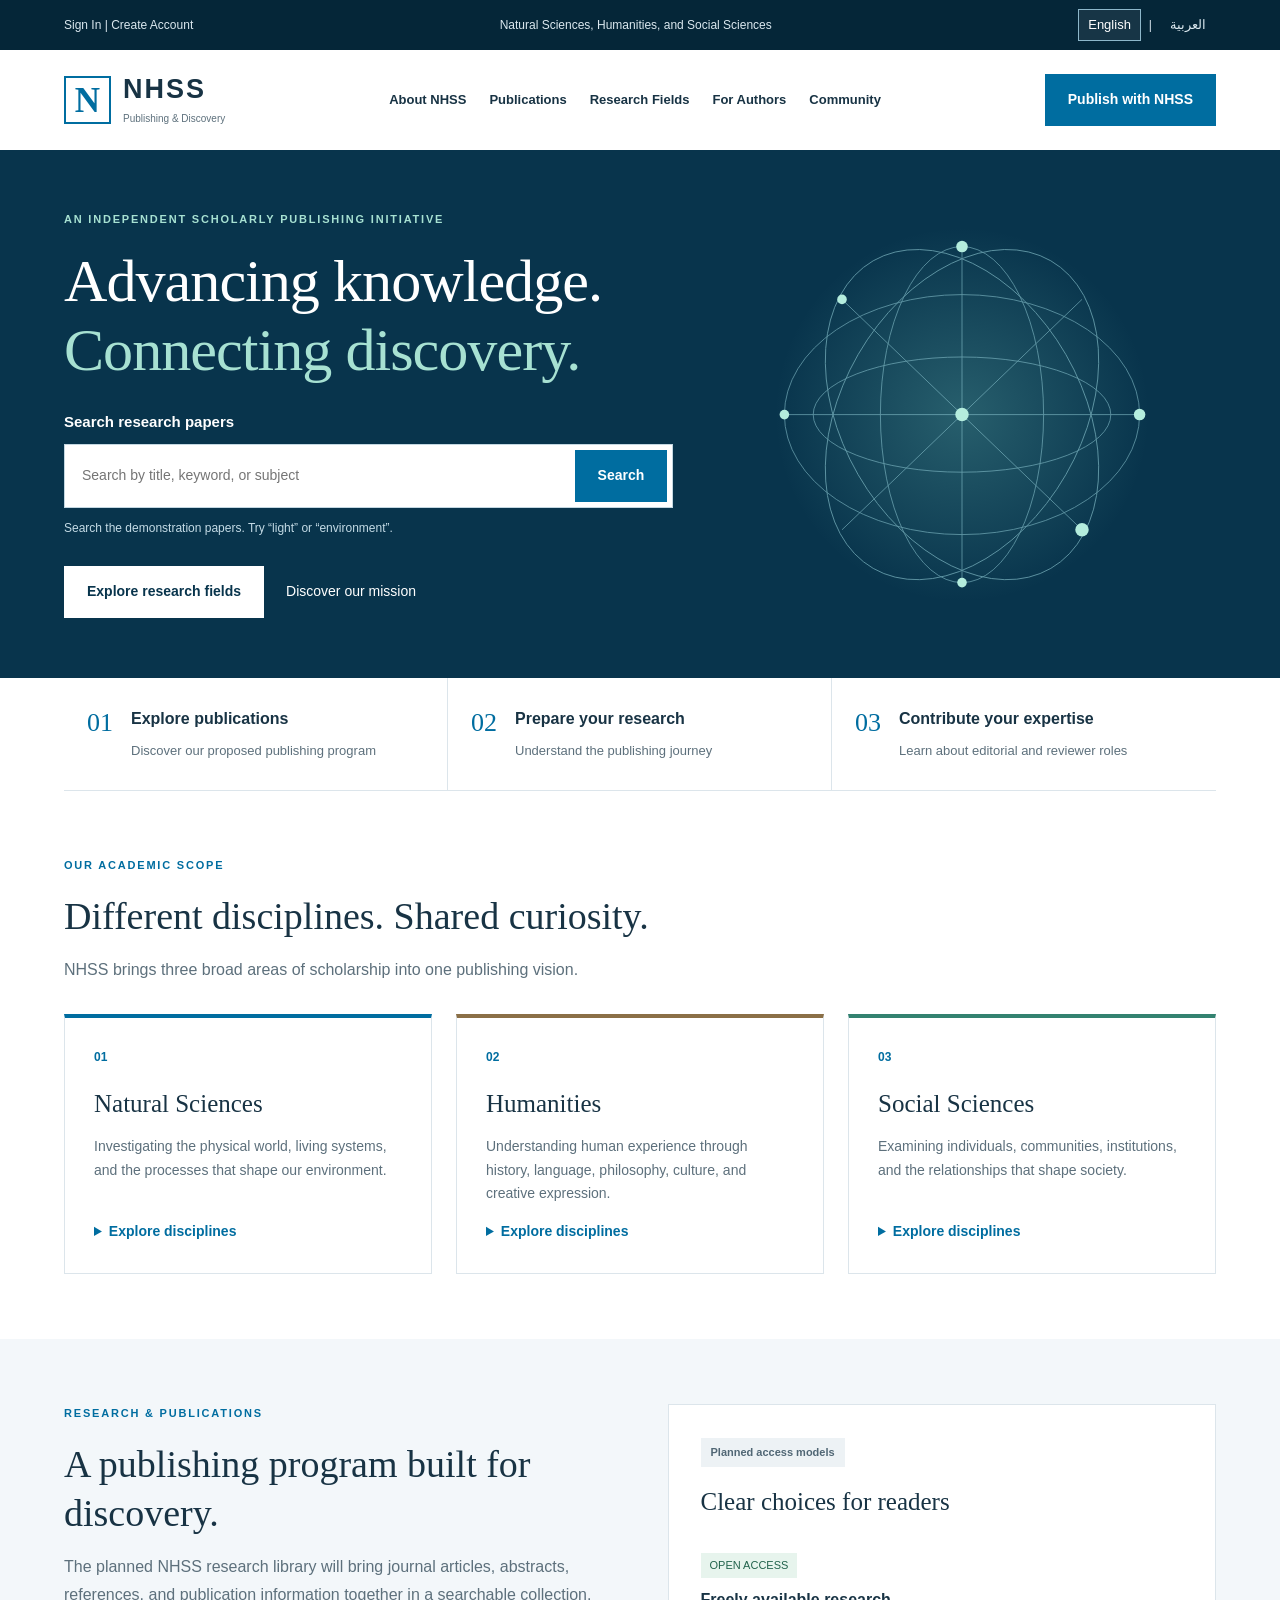
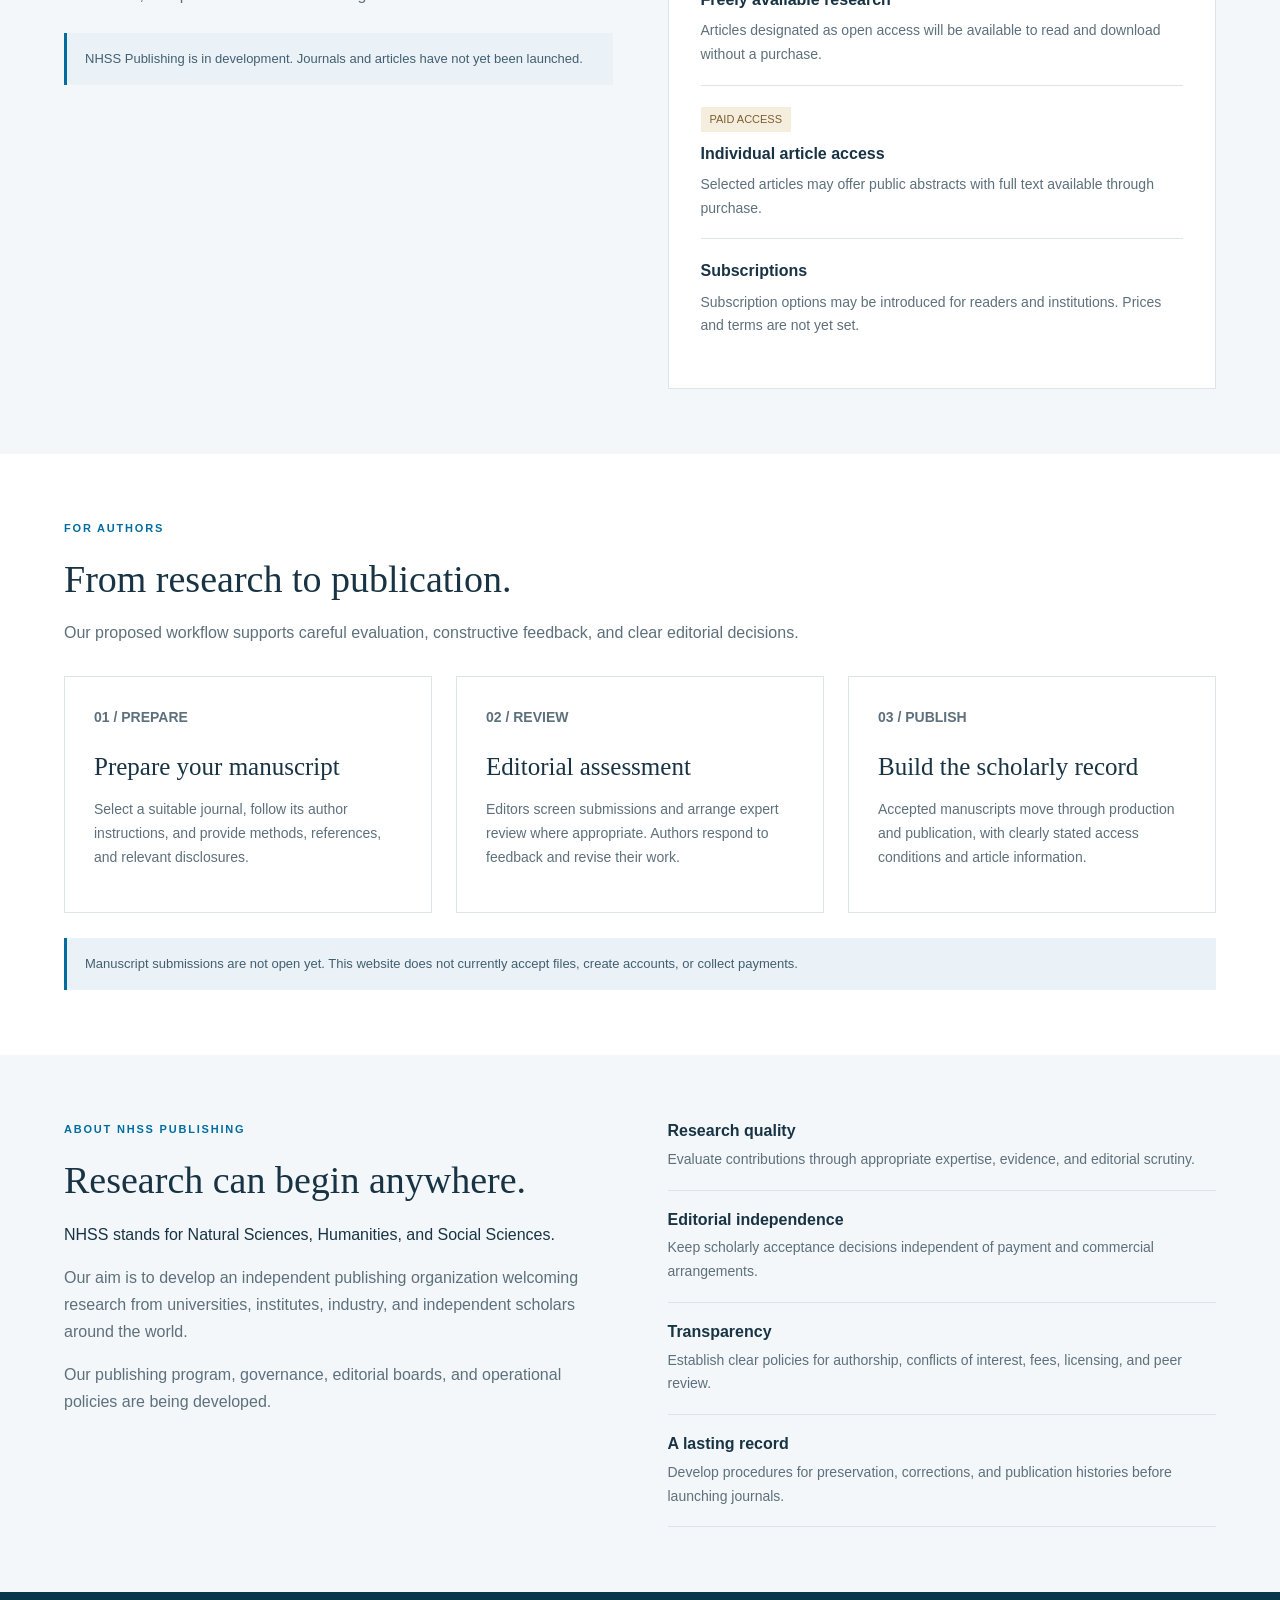
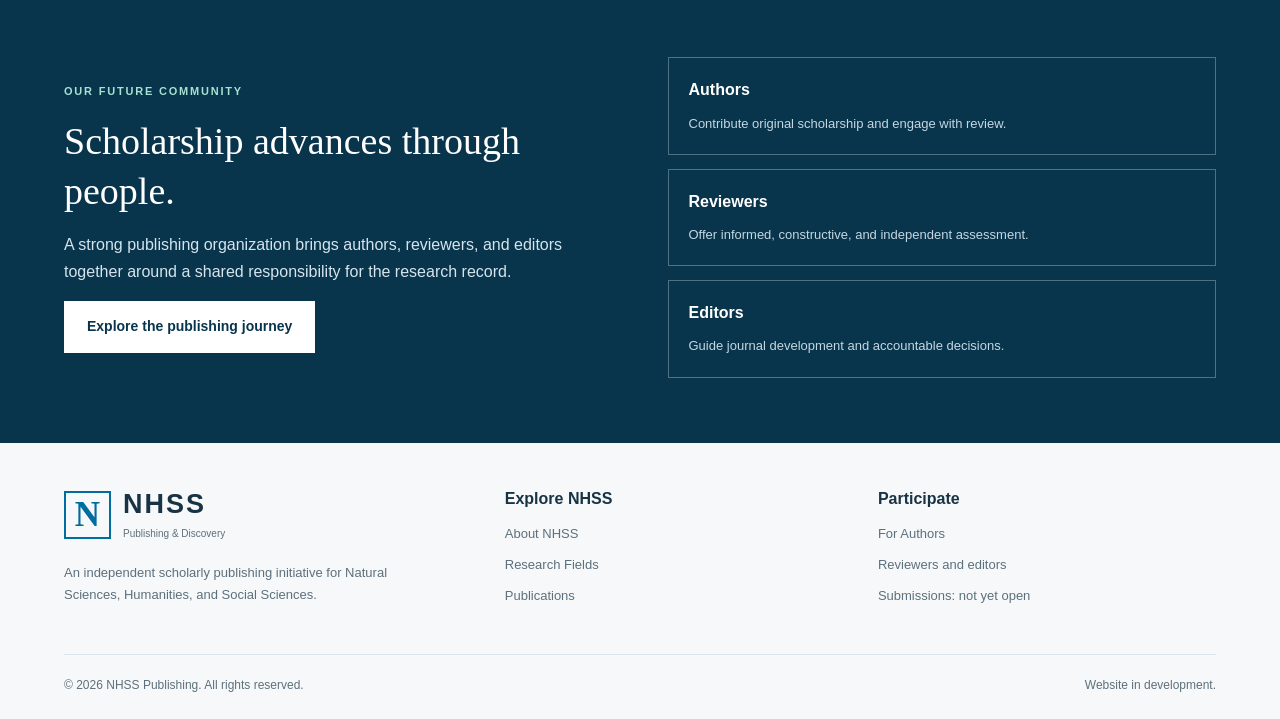
<file: index.html>
<!DOCTYPE html>
<html lang="en" dir="ltr">
<head>
  <meta charset="UTF-8">
  <meta name="viewport" content="width=device-width, initial-scale=1">

  <title>NHSS Publishing | Research & Discovery</title>

  <meta
    name="description"
    content="Independent scholarly publishing in Natural Sciences, Humanities, and Social Sciences."
  >

  <style>
    :root {
      --navy: #08344c;
      --dark: #052638;
      --blue: #006da0;
      --mint: #a7e1d2;
      --ink: #183344;
      --muted: #5d707c;
      --line: #dce5eb;
      --light: #f3f7fa;
    }

    * { box-sizing: border-box; }

    html {
      scroll-behavior: smooth;
      scroll-padding-top: 25px;
    }

    body {
      margin: 0;
      color: var(--ink);
      background: white;
      font-family: Arial, Tahoma, sans-serif;
      line-height: 1.7;
    }

    a { color: inherit; text-decoration: none; }
    button { font: inherit; cursor: pointer; }

    a:focus-visible,
    button:focus-visible,
    summary:focus-visible {
      outline: 3px solid #d79c28;
      outline-offset: 5px;
    }

    .container {
      width: min(1180px, 90%);
      margin-inline: auto;
    }

    .skip-link {
      position: absolute;
      top: -100px;
      inset-inline-start: 12px;
      z-index: 10;
      padding: 10px 16px;
      background: white;
    }

    .skip-link:focus { top: 12px; }

    .utility {
      background: var(--dark);
      color: #dbe8ef;
      font-size: 12px;
    }

    .utility-inner {
      display: flex;
      align-items: center;
      justify-content: space-between;
      gap: 15px;
      padding-block: 9px;
    }

    .languages {
      display: flex;
      align-items: center;
      gap: 8px;
      flex-shrink: 0;
    }

    .language-button {
      padding: 4px 9px;
      border: 1px solid transparent;
      background: transparent;
      color: #dbe8ef;
      font-size: 13px;
    }

    .language-button[aria-pressed="true"] {
      border-color: #8db7ca;
      color: white;
      background: #ffffff12;
    }

    .header-inner {
      display: flex;
      align-items: center;
      justify-content: space-between;
      gap: 24px;
      padding-block: 23px;
    }

    .brand {
      display: inline-flex;
      align-items: center;
      gap: 12px;
      flex-shrink: 0;
    }

    .brand-mark {
      display: grid;
      place-items: center;
      width: 47px;
      height: 48px;
      border: 2px solid var(--blue);
      color: var(--blue);
      font: bold 35px/1 Georgia, serif;
    }

    .brand-name {
      display: block;
      font-size: 27px;
      font-weight: 800;
      letter-spacing: 2px;
      line-height: 1.2;
    }

    .brand-subtitle {
      display: block;
      margin-top: 5px;
      font-size: 10px;
      color: var(--muted);
    }

    .main-nav {
      display: flex;
      align-items: center;
      gap: 23px;
      font-size: 13px;
      font-weight: bold;
    }

    .main-nav a:hover,
    .footer-links a:hover {
      color: var(--blue);
      text-decoration: underline;
      text-underline-offset: 5px;
    }

    .menu-toggle {
      display: none;
      padding: 7px 12px;
      border: 1px solid var(--line);
      background: white;
      color: var(--ink);
    }

    .button {
      display: inline-flex;
      align-items: center;
      justify-content: center;
      gap: 10px;
      padding: 13px 22px;
      border: 1px solid var(--blue);
      background: var(--blue);
      color: white;
      font-size: 14px;
      font-weight: bold;
    }

    .button:hover { background: #005781; }

    .button-light {
      background: white;
      color: var(--navy);
      border-color: white;
    }

    .button-light:hover { background: #eaf3f7; }

    .hero {
      overflow: hidden;
      background: var(--navy);
      color: white;
    }

    .hero-inner {
      display: grid;
      grid-template-columns: 1.2fr 1fr;
      align-items: center;
      gap: 35px;
      min-height: 480px;
      padding-block: 60px;
    }

    .eyebrow {
      margin: 0 0 17px;
      color: var(--blue);
      font-size: 11px;
      font-weight: bold;
      letter-spacing: 1.8px;
      text-transform: uppercase;
    }

    .hero .eyebrow,
    .community .eyebrow { color: var(--mint); }

    h1, h2, h3, p { margin-top: 0; }

    h1 {
      margin-bottom: 24px;
      font: normal clamp(40px, 4.7vw, 61px)/1.15 Georgia, serif;
      letter-spacing: -1px;
    }

    .hero-accent { color: var(--mint); }

    .hero-description {
      max-width: 540px;
      margin-bottom: 28px;
      color: #d6e5ed;
      font-size: 17px;
    }

    .hero-actions {
      display: flex;
      align-items: center;
      flex-wrap: wrap;
      gap: 22px;
    }

    .hero-link { font-size: 14px; }
    .hero-link:hover { text-decoration: underline; }

    .science-art {
      width: 100%;
      max-width: 480px;
      justify-self: center;
    }

    .pathways {
      display: grid;
      grid-template-columns: repeat(3, 1fr);
      border-bottom: 1px solid var(--line);
    }

    .pathway {
      display: flex;
      gap: 18px;
      padding: 27px 23px;
      border-inline-end: 1px solid var(--line);
    }

    .pathway:last-child { border-inline-end: 0; }
    .pathway:hover { background: var(--light); }

    .pathway-number {
      color: var(--blue);
      font: 26px/1.4 Georgia, serif;
    }

    .pathway strong {
      display: block;
      margin-bottom: 4px;
      font-size: 16px;
    }

    .pathway small {
      color: var(--muted);
      font-size: 13px;
    }

    .section { padding-block: 65px; }
    .section-light { background: var(--light); }

    h2 {
      margin-bottom: 15px;
      font: normal clamp(29px, 3vw, 38px)/1.3 Georgia, serif;
    }

    h3 {
      margin-bottom: 14px;
      font: normal 25px/1.35 Georgia, serif;
    }

    .section-intro {
      max-width: 740px;
      color: var(--muted);
    }

    .section-heading { margin-bottom: 30px; }

    .three-column {
      display: grid;
      grid-template-columns: repeat(3, 1fr);
      gap: 24px;
    }

    .field-card,
    .feature-card {
      display: flex;
      flex-direction: column;
      padding: 29px;
      border: 1px solid var(--line);
      background: white;
    }

    .field-card { border-top: 4px solid var(--blue); }
    .field-card:nth-child(2) { border-top-color: #8b6f47; }
    .field-card:nth-child(3) { border-top-color: #338270; }

    .field-index,
    .feature-step {
      margin-bottom: 20px;
      color: var(--blue);
      font-size: 12px;
      font-weight: bold;
    }

    .field-card p,
    .feature-card p {
      color: var(--muted);
      font-size: 14px;
    }

    details { margin-top: auto; }

    summary {
      color: var(--blue);
      font-size: 14px;
      font-weight: bold;
      cursor: pointer;
    }

    details ul {
      padding-inline-start: 22px;
      color: var(--muted);
      font-size: 14px;
    }

    .publication-layout,
    .mission-layout,
    .community-inner {
      display: grid;
      grid-template-columns: 1fr 1fr;
      gap: 55px;
    }

    .publication-panel {
      padding: 32px;
      border: 1px solid var(--line);
      background: white;
    }

    .status-label {
      display: inline-block;
      margin-bottom: 18px;
      padding: 5px 10px;
      background: #edf2f5;
      color: #516775;
      font-size: 11px;
      font-weight: bold;
    }

    .access-row {
      padding-block: 18px;
      border-bottom: 1px solid var(--line);
    }

    .access-row:last-child { border-bottom: 0; }
    .access-row strong { display: block; margin-bottom: 6px; }

    .access-row p {
      margin-bottom: 0;
      color: var(--muted);
      font-size: 14px;
    }

    .access-tag {
      display: inline-block;
      margin-bottom: 8px;
      padding: 3px 9px;
      background: #e7f4ed;
      color: #22634c;
      font-size: 11px;
    }

    .access-tag-paid {
      background: #f5eddd;
      color: #7c602d;
    }

    .notice {
      margin-top: 25px;
      padding: 15px 18px;
      border-inline-start: 3px solid var(--blue);
      background: #eaf2f7;
      color: #435e70;
      font-size: 13px;
    }

    .principle {
      padding: 18px 0;
      border-bottom: 1px solid var(--line);
    }

    .principle:first-child { padding-top: 0; }

    .principle h3,
    .footer-title {
      font-family: Arial, Tahoma, sans-serif;
      font-size: 16px;
      font-weight: bold;
      margin-bottom: 6px;
    }

    .principle p {
      margin-bottom: 0;
      color: var(--muted);
      font-size: 14px;
    }

    .community {
      background: var(--navy);
      color: white;
    }

    .community p { color: #d6e5ed; }
    .community-inner { align-items: center; }
    .community-options { display: grid; gap: 14px; }

    .community-option {
      padding: 18px 20px;
      border: 1px solid #507184;
    }

    .community-option strong { display: block; margin-bottom: 5px; }

    .community-option span {
      color: #c4d8e3;
      font-size: 13px;
    }

    footer {
      padding-block: 45px 24px;
      background: #f6f8fa;
    }

    .footer-top {
      display: grid;
      grid-template-columns: 1.2fr 1fr 1fr;
      gap: 35px;
    }

    .footer-description {
      max-width: 380px;
      margin-top: 20px;
      color: var(--muted);
      font-size: 13px;
    }

    .footer-title { margin-bottom: 14px; }

    .footer-links {
      display: grid;
      gap: 9px;
      color: var(--muted);
      font-size: 13px;
    }

    .footer-bottom {
      display: flex;
      justify-content: space-between;
      flex-wrap: wrap;
      gap: 10px;
      margin-top: 35px;
      padding-top: 20px;
      border-top: 1px solid var(--line);
      color: var(--muted);
      font-size: 12px;
    }

    html[lang="ar"] body { line-height: 1.95; }

    html[lang="ar"] h1,
    html[lang="ar"] h2,
    html[lang="ar"] h3 {
      font-family: Tahoma, Arial, sans-serif;
      letter-spacing: normal;
      line-height: 1.5;
    }

    html[lang="ar"] h1 {
      font-size: clamp(34px, 4vw, 51px);
    }

    html[lang="ar"] .eyebrow { letter-spacing: normal; }

    @media (max-width: 1000px) {
      .header-inner { flex-wrap: wrap; }

      .main-nav {
        justify-content: center;
        order: 3;
        width: 100%;
        flex-wrap: wrap;
      }

      .field-card { padding: 23px; }
      .publication-layout { gap: 30px; }
    }

    @media (max-width: 700px) {
      .container { width: 88%; }
      .utility-scope { display: none; }
      .utility-inner { justify-content: center; }
      .header-inner { gap: 18px; padding-block: 19px; }
      .brand-name { font-size: 23px; }
      .brand-mark { width: 42px; height: 44px; font-size: 31px; }
      .menu-toggle { display: block; }
      .header-action { display: none; }

      .main-nav {
        display: none;
        flex-direction: column;
        align-items: flex-start;
        gap: 16px;
        padding-top: 15px;
      }

      .main-nav.open { display: flex; }

      .hero-inner {
        grid-template-columns: 1fr;
        padding-block: 42px 20px;
      }

      .hero-description { font-size: 16px; }
      .science-art { max-width: 290px; max-height: 220px; }

      .pathways,
      .three-column,
      .publication-layout,
      .mission-layout,
      .community-inner,
      .footer-top {
        grid-template-columns: 1fr;
      }

      .pathway {
        padding: 20px 0;
        border-inline-end: 0;
        border-bottom: 1px solid var(--line);
      }

      .pathway:last-child { border-bottom: 0; }
      .section { padding-block: 44px; }
      .mission-layout, .community-inner { gap: 30px; }
    }

    @media (prefers-reduced-motion: reduce) {
      html { scroll-behavior: auto; }
    }
  </style>
  <link rel="stylesheet" href="styles.css">
</head>

<body>
  <a class="skip-link" href="#main-content" data-i18n="skip">
    Skip to content
  </a>

  <div class="utility">
    <div class="container utility-inner">
      <div class="account-links">
        <a href="login.html" data-i18n="signIn">Sign In</a>
        <span aria-hidden="true">|</span>
        <a href="login.html?mode=signup" data-i18n="createAccount">Create Account</a>
      </div>
      <span class="utility-scope" data-i18n="scope">
        Natural Sciences, Humanities, and Social Sciences
      </span>

      <div class="languages" role="group" aria-label="Language / اللغة">
        <button
          type="button"
          class="language-button"
          data-language="en"
          aria-pressed="true"
          lang="en"
        >English</button>

        <span aria-hidden="true">|</span>

        <button
          type="button"
          class="language-button"
          data-language="ar"
          aria-pressed="false"
          lang="ar"
        >العربية</button>
      </div>
    </div>
  </div>

  <header>
    <div class="container header-inner">
      <a class="brand" href="#home">
        <span class="brand-mark" aria-hidden="true">N</span>
        <span>
          <bdi class="brand-name">NHSS</bdi>
          <span class="brand-subtitle" data-i18n="brandSubtitle">
            Publishing & Discovery
          </span>
        </span>
      </a>

      <button
          class="menu-toggle"
          type="button"
          aria-controls="main-navigation"
          aria-expanded="false"
          data-i18n="menu"
      >Menu</button>

      <nav class="main-nav" id="main-navigation" aria-label="Main navigation">
        <a href="#about" data-i18n="navAbout">About NHSS</a>
        <a href="publications.html" data-i18n="navPublications">Publications</a>
        <a href="#research-fields" data-i18n="navFields">Research Fields</a>
        <a href="#authors" data-i18n="navAuthors">For Authors</a>
        <a href="#community" data-i18n="navCommunity">Community</a>
      </nav>

        <a class="button header-action" href="submit.html" data-i18n="publishButton">
        Publish with NHSS
      </a>
    </div>
  </header>

  <main id="main-content">
    <section class="hero" id="home" aria-labelledby="hero-title">
      <div class="container hero-inner">
        <div>
          <p class="eyebrow" data-i18n="heroEyebrow">
            An independent scholarly publishing initiative
          </p>

          <h1 id="hero-title">
            <span data-i18n="heroTitle">Advancing knowledge.</span><br>
            <span class="hero-accent" data-i18n="heroAccent">
              Connecting discovery.
            </span>
          </h1>

         <form class="paper-search" id="paper-search" role="search">
  <label for="paper-query" id="paper-search-label">
    Search research papers
  </label>

  <div class="paper-search-row">
    <input
      type="search"
      id="paper-query"
      name="q"
      placeholder="Search by title, keyword, or subject"
      required
    >

    <button type="submit" id="paper-search-button">
      Search
    </button>
  </div>

  <p class="paper-search-hint" id="paper-search-hint">
    Search the demonstration papers. Try “light” or “environment”.
  </p>
</form>

<section
  class="paper-search-results"
  id="paper-search-results"
  aria-labelledby="paper-results-heading"
  hidden
>
  <h2 id="paper-results-heading">Search results</h2>
  <p id="paper-results-status" role="status"></p>
  <div id="paper-results-list"></div>
</section>

          <div class="hero-actions">
            <a class="button button-light" href="#research-fields"
               data-i18n="exploreButton">Explore research fields</a>

            <a class="hero-link" href="#about" data-i18n="missionButton">
              Discover our mission
            </a>
          </div>
        </div>

        <svg class="science-art" viewBox="0 0 500 420"
             aria-hidden="true" focusable="false">
          <defs>
            <radialGradient id="glow">
              <stop offset="0%" stop-color="#85dfcf" stop-opacity=".25"/>
              <stop offset="100%" stop-color="#85dfcf" stop-opacity="0"/>
            </radialGradient>
          </defs>

          <circle cx="250" cy="210" r="195" fill="url(#glow)"/>

          <g fill="none" stroke="#8cc6d1" stroke-width=".9" opacity=".65">
            <ellipse cx="250" cy="210" rx="185" ry="125"/>
            <ellipse cx="250" cy="210" rx="185" ry="125"
                     transform="rotate(60 250 210)"/>
            <ellipse cx="250" cy="210" rx="185" ry="125"
                     transform="rotate(120 250 210)"/>
            <ellipse cx="250" cy="210" rx="85" ry="175"/>
            <ellipse cx="250" cy="210" rx="155" ry="60"/>
            <path d="M65 210H435 M250 35V385"/>
            <path d="M125 90L375 330 M125 330L375 90"/>
          </g>

          <g fill="#b4eddd">
            <circle cx="250" cy="35" r="6"/>
            <circle cx="65" cy="210" r="5"/>
            <circle cx="435" cy="210" r="6"/>
            <circle cx="250" cy="385" r="5"/>
            <circle cx="125" cy="90" r="5"/>
            <circle cx="375" cy="330" r="7"/>
            <circle cx="250" cy="210" r="7"/>
          </g>
        </svg>
      </div>
    </section>

    <div class="container pathways">
      <a class="pathway" href="#publications">
        <span class="pathway-number">01</span>
        <span>
          <strong data-i18n="path1Title">Explore publications</strong>
          <small data-i18n="path1Text">Discover our proposed publishing program</small>
        </span>
      </a>

      <a class="pathway" href="#authors">
        <span class="pathway-number">02</span>
        <span>
          <strong data-i18n="path2Title">Prepare your research</strong>
          <small data-i18n="path2Text">Understand the publishing journey</small>
        </span>
      </a>

      <a class="pathway" href="#community">
        <span class="pathway-number">03</span>
        <span>
          <strong data-i18n="path3Title">Contribute your expertise</strong>
          <small data-i18n="path3Text">Learn about editorial and reviewer roles</small>
        </span>
      </a>
    </div>

    <section class="section" id="research-fields">
      <div class="container">
        <div class="section-heading">
          <p class="eyebrow" data-i18n="fieldsEyebrow">Our academic scope</p>
          <h2 data-i18n="fieldsTitle">Different disciplines. Shared curiosity.</h2>
          <p class="section-intro" data-i18n="fieldsIntro">
            NHSS brings three broad areas of scholarship into one publishing vision.
          </p>
        </div>

        <div class="three-column">
          <article class="field-card">
            <span class="field-index">01</span>
            <h3 data-i18n="naturalTitle">Natural Sciences</h3>
            <p data-i18n="naturalText">
              Investigating the physical world, living systems, and the
              processes that shape our environment.
            </p>
            <details>
              <summary data-i18n="disciplines">Explore disciplines</summary>
              <ul>
                <li data-i18n="natural1">Physics and astronomy</li>
                <li data-i18n="natural2">Chemistry</li>
                <li data-i18n="natural3">Biology and life sciences</li>
                <li data-i18n="natural4">Earth and environmental sciences</li>
              </ul>
            </details>
          </article>

          <article class="field-card">
            <span class="field-index">02</span>
            <h3 data-i18n="humanitiesTitle">Humanities</h3>
            <p data-i18n="humanitiesText">
              Understanding human experience through history, language,
              philosophy, culture, and creative expression.
            </p>
            <details>
              <summary data-i18n="disciplines">Explore disciplines</summary>
              <ul>
                <li data-i18n="humanities1">History and archaeology</li>
                <li data-i18n="humanities2">Languages and literature</li>
                <li data-i18n="humanities3">Philosophy</li>
                <li data-i18n="humanities4">Arts and cultural studies</li>
              </ul>
            </details>
          </article>

          <article class="field-card">
            <span class="field-index">03</span>
            <h3 data-i18n="socialTitle">Social Sciences</h3>
            <p data-i18n="socialText">
              Examining individuals, communities, institutions, and
              the relationships that shape society.
            </p>
            <details>
              <summary data-i18n="disciplines">Explore disciplines</summary>
              <ul>
                <li data-i18n="social1">Psychology and sociology</li>
                <li data-i18n="social2">Economics</li>
                <li data-i18n="social3">Political science</li>
                <li data-i18n="social4">Anthropology and education</li>
              </ul>
            </details>
          </article>
        </div>
      </div>
    </section>

    <section class="section section-light" id="publications">
      <div class="container publication-layout">
        <div>
          <p class="eyebrow" data-i18n="publicationsEyebrow">Research & publications</p>
          <h2 data-i18n="publicationsTitle">
            A publishing program built for discovery.
          </h2>
          <p class="section-intro" data-i18n="publicationsIntro">
            The planned NHSS research library will bring journal articles,
            abstracts, references, and publication information together
            in a searchable collection.
          </p>
          <div class="notice" data-i18n="launchNotice">
            NHSS Publishing is in development. Journals and articles
            have not yet been launched.
          </div>
        </div>

        <div class="publication-panel">
          <span class="status-label" data-i18n="accessLabel">Planned access models</span>
          <h3 data-i18n="accessTitle">Clear choices for readers</h3>

          <div class="access-row">
            <span class="access-tag" data-i18n="openTag">OPEN ACCESS</span>
            <strong data-i18n="openTitle">Freely available research</strong>
            <p data-i18n="openText">
              Articles designated as open access will be available
              to read and download without a purchase.
            </p>
          </div>

          <div class="access-row">
            <span class="access-tag access-tag-paid" data-i18n="paidTag">PAID ACCESS</span>
            <strong data-i18n="paidTitle">Individual article access</strong>
            <p data-i18n="paidText">
              Selected articles may offer public abstracts with full text
              available through purchase.
            </p>
          </div>

          <div class="access-row">
            <strong data-i18n="subscriptionTitle">Subscriptions</strong>
            <p data-i18n="subscriptionText">
              Subscription options may be introduced for readers and
              institutions. Prices and terms are not yet set.
            </p>
          </div>
        </div>
      </div>
    </section>

    <section class="section" id="authors">
      <div class="container">
        <div class="section-heading">
          <p class="eyebrow" data-i18n="authorsEyebrow">For authors</p>
          <h2 data-i18n="authorsTitle">From research to publication.</h2>
          <p class="section-intro" data-i18n="authorsIntro">
            Our proposed workflow supports careful evaluation, constructive
            feedback, and clear editorial decisions.
          </p>
        </div>

        <div class="three-column">
          <article class="feature-card">
            <p class="feature-step" data-i18n="step1">01 / PREPARE</p>
            <h3 data-i18n="prepareTitle">Prepare your manuscript</h3>
            <p data-i18n="prepareText">
              Select a suitable journal, follow its author instructions,
              and provide methods, references, and relevant disclosures.
            </p>
          </article>

          <article class="feature-card">
            <p class="feature-step" data-i18n="step2">02 / REVIEW</p>
            <h3 data-i18n="reviewTitle">Editorial assessment</h3>
            <p data-i18n="reviewText">
              Editors screen submissions and arrange expert review where
              appropriate. Authors respond to feedback and revise their work.
            </p>
          </article>

          <article class="feature-card">
            <p class="feature-step" data-i18n="step3">03 / PUBLISH</p>
            <h3 data-i18n="recordTitle">Build the scholarly record</h3>
            <p data-i18n="recordText">
              Accepted manuscripts move through production and publication,
              with clearly stated access conditions and article information.
            </p>
          </article>
        </div>

        <div class="notice" data-i18n="submissionNotice">
          Manuscript submissions are not open yet. This website does not
          currently accept files, create accounts, or collect payments.
        </div>
      </div>
    </section>

    <section class="section section-light" id="about">
      <div class="container mission-layout">
        <div>
          <p class="eyebrow" data-i18n="aboutEyebrow">About NHSS Publishing</p>
          <h2 data-i18n="aboutTitle">Research can begin anywhere.</h2>

          <p data-i18n="aboutMeaning">
            NHSS stands for Natural Sciences, Humanities, and Social Sciences.
          </p>

          <p class="section-intro" data-i18n="aboutText">
            Our aim is to develop an independent publishing organization
            welcoming research from universities, institutes, industry,
            and independent scholars around the world.
          </p>

          <p class="section-intro" data-i18n="aboutStatus">
            Our publishing program, governance, editorial boards, and
            operational policies are being developed.
          </p>
        </div>

        <div>
          <article class="principle">
            <h3 data-i18n="qualityTitle">Research quality</h3>
            <p data-i18n="qualityText">
              Evaluate contributions through appropriate expertise,
              evidence, and editorial scrutiny.
            </p>
          </article>

          <article class="principle">
            <h3 data-i18n="independenceTitle">Editorial independence</h3>
            <p data-i18n="independenceText">
              Keep scholarly acceptance decisions independent of payment
              and commercial arrangements.
            </p>
          </article>

          <article class="principle">
            <h3 data-i18n="transparencyTitle">Transparency</h3>
            <p data-i18n="transparencyText">
              Establish clear policies for authorship, conflicts of interest,
              fees, licensing, and peer review.
            </p>
          </article>

          <article class="principle">
            <h3 data-i18n="preservationTitle">A lasting record</h3>
            <p data-i18n="preservationText">
              Develop procedures for preservation, corrections, and
              publication histories before launching journals.
            </p>
          </article>
        </div>
      </div>
    </section>

    <section class="section community" id="community">
      <div class="container community-inner">
        <div>
          <p class="eyebrow" data-i18n="communityEyebrow">Our future community</p>
          <h2 data-i18n="communityTitle">Scholarship advances through people.</h2>
          <p data-i18n="communityText">
            A strong publishing organization brings authors, reviewers,
            and editors together around a shared responsibility
            for the research record.
          </p>
          <a class="button button-light" href="#authors" data-i18n="journeyButton">
            Explore the publishing journey
          </a>
        </div>

        <div class="community-options">
          <div class="community-option">
            <strong data-i18n="roleAuthors">Authors</strong>
            <span data-i18n="roleAuthorsText">
              Contribute original scholarship and engage with review.
            </span>
          </div>

          <div class="community-option">
            <strong data-i18n="roleReviewers">Reviewers</strong>
            <span data-i18n="roleReviewersText">
              Offer informed, constructive, and independent assessment.
            </span>
          </div>

          <div class="community-option">
            <strong data-i18n="roleEditors">Editors</strong>
            <span data-i18n="roleEditorsText">
              Guide journal development and accountable decisions.
            </span>
          </div>
        </div>
      </div>
    </section>
  </main>

  <footer>
    <div class="container">
      <div class="footer-top">
        <div>
          <a class="brand" href="#home">
            <span class="brand-mark" aria-hidden="true">N</span>
            <span>
              <bdi class="brand-name">NHSS</bdi>
              <span class="brand-subtitle" data-i18n="brandSubtitle">
                Publishing & Discovery
              </span>
            </span>
          </a>

          <p class="footer-description" data-i18n="footerDescription">
            An independent scholarly publishing initiative for Natural
            Sciences, Humanities, and Social Sciences.
          </p>
        </div>

        <div>
          <h3 class="footer-title" data-i18n="footerExplore">Explore NHSS</h3>
          <nav class="footer-links" id="footer-navigation" aria-label="Footer navigation">
            <a href="#about" data-i18n="navAbout">About NHSS</a>
            <a href="#research-fields" data-i18n="navFields">Research Fields</a>
            <a href="publications.html" data-i18n="navPublications">Publications</a>
          </nav>
        </div>

        <div>
          <h3 class="footer-title" data-i18n="footerParticipate">Participate</h3>
          <div class="footer-links">
            <a href="#authors" data-i18n="navAuthors">For Authors</a>
            <a href="#community" data-i18n="footerReviewers">Reviewers and editors</a>
            <span data-i18n="footerSubmissions">Submissions: not yet open</span>
          </div>
        </div>
      </div>

      <div class="footer-bottom">
        <span>
          © <span id="copyright-year"></span>
          <bdi>NHSS</bdi>
          <span data-i18n="copyright">Publishing. All rights reserved.</span>
        </span>

        <span data-i18n="development">Website in development.</span>
      </div>
    </div>
  </footer>

  <script>
    const english = {};

    document.querySelectorAll("[data-i18n]").forEach(function (element) {
      english[element.dataset.i18n] = element.textContent.trim();
    });

    const arabic = {
      signIn: "تسجيل الدخول",
      createAccount: "إنشاء حساب",
      skip: "انتقل إلى المحتوى",
      scope: "العلوم الطبيعية والإنسانية والاجتماعية",
      brandSubtitle: "النشر العلمي والاكتشاف",
      menu: "القائمة",
      navAbout: "عن NHSS",
      navPublications: "المنشورات",
      navFields: "المجالات البحثية",
      navAuthors: "للمؤلفين",
      navCommunity: "المجتمع العلمي",
      publishButton: "انشر مع NHSS",

      heroEyebrow: "مبادرة مستقلة للنشر العلمي",
      heroTitle: "نرتقي بالمعرفة.",
      heroAccent: "ونفتح آفاق الاكتشاف.",
      heroDescription:
        "منصة قيد التطوير للبحوث في العلوم الطبيعية والإنسانية والاجتماعية، ترحّب بأفكار الباحثين من مختلف أنحاء العالم.",
      exploreButton: "استكشف المجالات البحثية",
      missionButton: "تعرّف على رسالتنا",

      path1Title: "استكشف المنشورات",
      path1Text: "تعرّف على برنامجنا المقترح للنشر العلمي",
      path2Title: "جهّز بحثك للنشر",
      path2Text: "تعرّف على مراحل النشر",
      path3Title: "ساهم بخبرتك",
      path3Text: "تعرّف على أدوار المحررين والمحكّمين",

      fieldsEyebrow: "نطاقنا الأكاديمي",
      fieldsTitle: "تخصصات متنوعة وشغف مشترك بالمعرفة.",
      fieldsIntro:
        "تجمع NHSS ثلاثة مجالات أكاديمية واسعة ضمن رؤية واحدة للنشر العلمي.",
      disciplines: "استكشف التخصصات",

      naturalTitle: "العلوم الطبيعية",
      naturalText:
        "دراسة العالم المادي والأنظمة الحية والعمليات التي تشكّل بيئتنا.",
      natural1: "الفيزياء وعلم الفلك",
      natural2: "الكيمياء",
      natural3: "الأحياء وعلوم الحياة",
      natural4: "علوم الأرض والبيئة",

      humanitiesTitle: "العلوم الإنسانية",
      humanitiesText:
        "فهم التجربة الإنسانية من خلال التاريخ واللغة والفلسفة والثقافة والتعبير الإبداعي.",
      humanities1: "التاريخ وعلم الآثار",
      humanities2: "اللغات والآداب",
      humanities3: "الفلسفة",
      humanities4: "الفنون والدراسات الثقافية",

      socialTitle: "العلوم الاجتماعية",
      socialText:
        "دراسة الأفراد والمجتمعات والمؤسسات والعلاقات التي تشكّل الحياة الاجتماعية.",
      social1: "علم النفس وعلم الاجتماع",
      social2: "الاقتصاد",
      social3: "العلوم السياسية",
      social4: "الأنثروبولوجيا والتربية",

      publicationsEyebrow: "البحوث والمنشورات",
      publicationsTitle: "برنامج نشر يفتح آفاق الاكتشاف.",
      publicationsIntro:
        "ستجمع مكتبة NHSS البحثية المخطط لها مقالات المجلات والملخصات والمراجع ومعلومات النشر ضمن مجموعة قابلة للبحث.",
      launchNotice:
        "منصة NHSS للنشر العلمي قيد التطوير. لم تُطلق المجلات أو المقالات بعد.",
      accessLabel: "نماذج الوصول المخطط لها",
      accessTitle: "خيارات واضحة للقرّاء",

      openTag: "الوصول المفتوح",
      openTitle: "بحوث متاحة مجانًا",
      openText:
        "ستكون المقالات المنشورة بنظام الوصول المفتوح متاحة للقراءة والتنزيل دون شراء.",
      paidTag: "الوصول المدفوع",
      paidTitle: "الوصول إلى مقالات منفردة",
      paidText:
        "قد تتاح ملخصات بعض المقالات للجميع، مع إمكانية شراء الوصول إلى النص الكامل.",
      subscriptionTitle: "الاشتراكات",
      subscriptionText:
        "قد تُطرح خيارات اشتراك للأفراد والمؤسسات. لم تُحدّد الأسعار والشروط بعد.",

      authorsEyebrow: "للمؤلفين",
      authorsTitle: "من البحث إلى النشر.",
      authorsIntro:
        "يدعم مسار العمل المقترح التقييم الدقيق والملاحظات البنّاءة والقرارات التحريرية الواضحة.",
      step1: "01 / الإعداد",
      prepareTitle: "جهّز مخطوطتك البحثية",
      prepareText:
        "اختر المجلة المناسبة واتبع إرشادات المؤلفين، مع توضيح المنهجية والمراجع والإفصاحات ذات الصلة.",
      step2: "02 / التحكيم",
      reviewTitle: "التقييم والتحكيم العلمي",
      reviewText:
        "يفحص المحررون المخطوطات ويرتبون تحكيمها بواسطة مختصين عند الاقتضاء. ويستجيب المؤلفون للملاحظات ويعدّلون أعمالهم.",
      step3: "03 / النشر",
      recordTitle: "المساهمة في السجل العلمي",
      recordText:
        "تنتقل المخطوطات المقبولة إلى الإعداد النهائي والنشر، مع توضيح شروط الوصول ومعلومات المقالة.",
      submissionNotice:
        "لم يُفتح استقبال المخطوطات بعد. لا يقبل هذا الموقع حاليًا الملفات، ولا ينشئ حسابات، ولا يستقبل مدفوعات.",

      aboutEyebrow: "عن NHSS للنشر العلمي",
      aboutTitle: "يمكن أن يبدأ البحث من أي مكان.",
      aboutMeaning:
        "يرمز اسم NHSS إلى العلوم الطبيعية والإنسانية والاجتماعية.",
      aboutText:
        "نسعى إلى تطوير مؤسسة مستقلة للنشر العلمي ترحّب ببحوث الجامعات والمعاهد والقطاع الصناعي والباحثين المستقلين حول العالم.",
      aboutStatus:
        "يجري العمل على تطوير برنامج النشر والحوكمة وهيئات التحرير والسياسات التشغيلية.",

      qualityTitle: "جودة البحث",
      qualityText:
        "تقييم المساهمات بالاستعانة بالخبرات المناسبة والأدلة والفحص التحريري.",
      independenceTitle: "الاستقلالية التحريرية",
      independenceText:
        "فصل قرارات القبول العلمي عن المدفوعات والترتيبات التجارية.",
      transparencyTitle: "الشفافية",
      transparencyText:
        "وضع سياسات واضحة للتأليف وتضارب المصالح والرسوم والتراخيص والتحكيم العلمي.",
      preservationTitle: "سجل علمي دائم",
      preservationText:
        "تطوير إجراءات الحفظ والتصحيح وتوثيق تاريخ النشر قبل إطلاق المجلات.",

      communityEyebrow: "مجتمعنا العلمي المستقبلي",
      communityTitle: "يتقدّم العلم بجهود الإنسان.",
      communityText:
        "تجمع مؤسسة النشر القوية المؤلفين والمحكّمين والمحررين حول مسؤولية مشتركة تجاه السجل البحثي.",
      journeyButton: "استكشف مراحل النشر",
      roleAuthors: "المؤلفون",
      roleAuthorsText:
        "تقديم أعمال علمية أصيلة والتفاعل مع عملية التحكيم.",
      roleReviewers: "المحكّمون",
      roleReviewersText:
        "تقديم تقييم متخصّص وبنّاء ومستقل.",
      roleEditors: "المحررون",
      roleEditorsText:
        "توجيه تطوير المجلات واتخاذ قرارات تحريرية مسؤولة.",

      footerDescription:
        "مبادرة مستقلة للنشر العلمي في العلوم الطبيعية والإنسانية والاجتماعية.",
      footerExplore: "استكشف NHSS",
      footerParticipate: "المشاركة",
      footerReviewers: "المحكّمون والمحررون",
      footerSubmissions: "استقبال البحوث: لم يُفتح بعد",
      copyright: "للنشر العلمي. جميع الحقوق محفوظة.",
      development: "الموقع قيد التطوير."
    };

    const metadata = {
      en: {
        title: "NHSS Publishing | Research & Discovery",
        description:
          "Independent scholarly publishing in Natural Sciences, Humanities, and Social Sciences.",
        mainNav: "Main navigation",
        footerNav: "Footer navigation"
      },
      ar: {
        title: "NHSS للنشر العلمي | البحث والاكتشاف",
        description:
          "مبادرة مستقلة للنشر العلمي في العلوم الطبيعية والإنسانية والاجتماعية.",
        mainNav: "التنقل الرئيسي",
        footerNav: "روابط التذييل"
      }
    };

    const menuButton = document.querySelector(".menu-toggle");
    const navigation = document.querySelector("#main-navigation");

    function closeMenu() {
      navigation.classList.remove("open");
      menuButton.setAttribute("aria-expanded", "false");
    }

    function setLanguage(language) {
      const lang = language === "ar" ? "ar" : "en";
      const dictionary = lang === "ar" ? arabic : english;

      document.documentElement.lang = lang;
      document.documentElement.dir = lang === "ar" ? "rtl" : "ltr";

      document.querySelectorAll("[data-i18n]").forEach(function (element) {
        const key = element.dataset.i18n;
        element.textContent = dictionary[key] || english[key] || "";
      });

      document.querySelectorAll("[data-language]").forEach(function (button) {
        button.setAttribute(
          "aria-pressed",
          String(button.dataset.language === lang)
        );
      });

      document.title = metadata[lang].title;

      document.querySelector('meta[name="description"]').content =
        metadata[lang].description;

      navigation.setAttribute("aria-label", metadata[lang].mainNav);

      document.querySelector("#footer-navigation").setAttribute(
        "aria-label",
        metadata[lang].footerNav
      );

      closeMenu();

      try {
        localStorage.setItem("nhss-language", lang);
      } catch (error) {
        // Language switching still works if browser storage is unavailable.
      }
    }

    document.querySelectorAll("[data-language]").forEach(function (button) {
      button.addEventListener("click", function () {
        setLanguage(button.dataset.language);
      });
    });

    menuButton.addEventListener("click", function () {
      const isOpen = navigation.classList.toggle("open");
      menuButton.setAttribute("aria-expanded", String(isOpen));
    });

    navigation.querySelectorAll("a").forEach(function (link) {
      link.addEventListener("click", closeMenu);
    });

    document.addEventListener("keydown", function (event) {
      if (event.key === "Escape" && navigation.classList.contains("open")) {
        closeMenu();
        menuButton.focus();
      }
    });

    document.querySelector("#copyright-year").textContent =
      new Date().getFullYear();

    let savedLanguage = "en";

    try {
      savedLanguage = localStorage.getItem("nhss-language") || "en";
    } catch (error) {
      // English is the default.
    }

    setLanguage(savedLanguage);
  </script>
  <script src="search.js"></script>
  
</body>
</html>
</file>
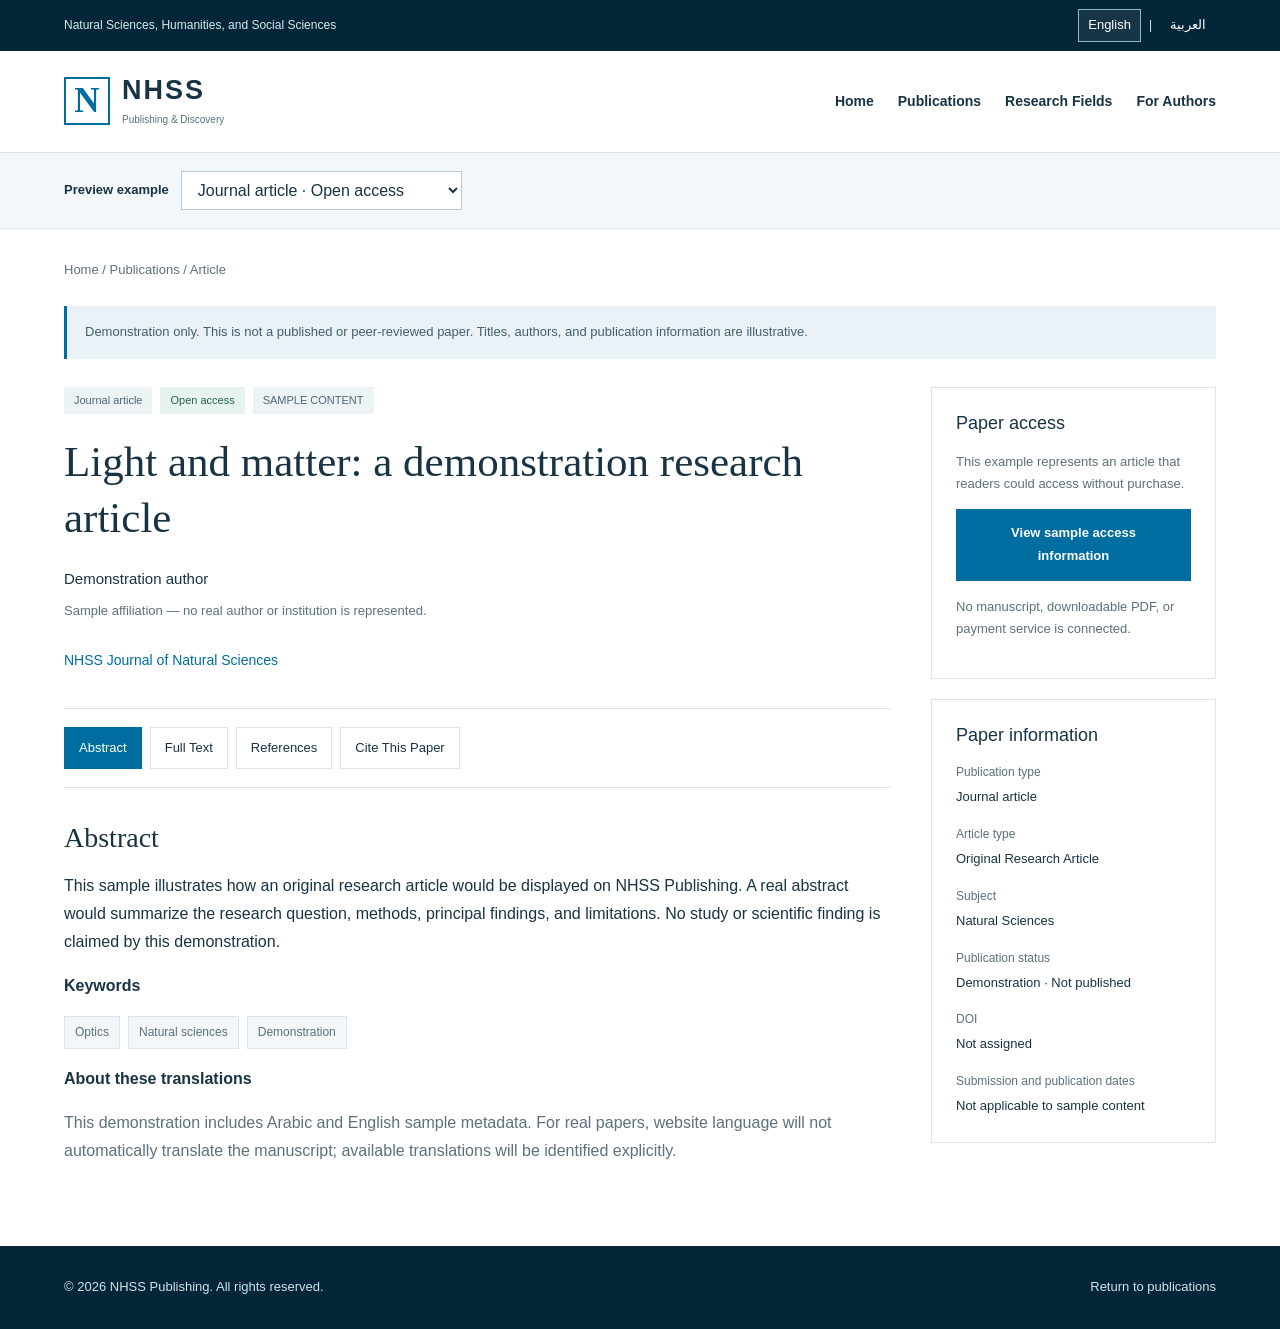
<file: article.html>
<!DOCTYPE html>
<html lang="en" dir="ltr">
<head>
<meta charset="UTF-8">
<meta name="viewport" content="width=device-width, initial-scale=1">
<meta name="description" content="NHSS article page demonstration.">
<title>Article | NHSS Publishing</title>

<style>
:root {
  --navy:#08344c;
  --dark:#052638;
  --blue:#006da0;
  --ink:#183344;
  --muted:#5d707c;
  --line:#dce5eb;
  --light:#f3f7fa;
}

* { box-sizing:border-box; }

body {
  margin:0;
  color:var(--ink);
  background:white;
  font-family:Arial,Tahoma,sans-serif;
  line-height:1.75;
}

a { color:inherit; text-decoration:none; }
button,select { font:inherit; }
button { cursor:pointer; }

a:focus-visible,
button:focus-visible,
select:focus-visible {
  outline:3px solid #d79c28;
  outline-offset:4px;
}

[hidden] { display:none !important; }

.container {
  width:min(1180px,90%);
  margin-inline:auto;
}

.skip-link {
  position:absolute;
  top:-100px;
  inset-inline-start:12px;
  padding:10px 16px;
  background:white;
  z-index:10;
}

.skip-link:focus { top:12px; }

.utility {
  color:#dbe8ef;
  background:var(--dark);
}

.utility-inner {
  display:flex;
  justify-content:space-between;
  align-items:center;
  gap:15px;
  padding-block:9px;
  font-size:12px;
}

.languages { display:flex; align-items:center; gap:8px; }

.languages button {
  padding:4px 9px;
  border:1px solid transparent;
  color:white;
  background:transparent;
  font-size:13px;
}

.languages button[aria-pressed="true"] {
  border-color:#8db7ca;
  background:#ffffff12;
}

header { border-bottom:1px solid var(--line); }

.header-inner {
  display:flex;
  justify-content:space-between;
  align-items:center;
  gap:25px;
  padding-block:23px;
}

.brand { display:flex; align-items:center; gap:12px; }

.mark {
  display:grid;
  place-items:center;
  width:46px;
  height:48px;
  border:2px solid var(--blue);
  color:var(--blue);
  font:bold 35px Georgia,serif;
}

.brand-name {
  display:block;
  font-size:27px;
  font-weight:800;
  letter-spacing:2px;
  line-height:1.2;
}

.brand small {
  display:block;
  margin-top:5px;
  color:var(--muted);
  font-size:10px;
}

nav {
  display:flex;
  flex-wrap:wrap;
  gap:24px;
  font-size:14px;
  font-weight:bold;
}

nav a:hover,
.text-link:hover {
  color:var(--blue);
  text-decoration:underline;
}

.demo-bar {
  padding-block:18px;
  background:var(--light);
  border-bottom:1px solid var(--line);
}

.demo-controls {
  display:flex;
  align-items:center;
  flex-wrap:wrap;
  gap:12px;
}

.demo-controls label { font-size:13px; font-weight:bold; }

select {
  padding:9px 12px;
  border:1px solid #b9cbd5;
  background:white;
  color:var(--ink);
}

main { padding-block:30px 65px; }

.breadcrumb {
  margin-bottom:25px;
  font-size:13px;
  color:var(--muted);
}

.breadcrumb a:hover { color:var(--blue); text-decoration:underline; }

.notice {
  padding:15px 18px;
  margin-bottom:28px;
  border-inline-start:3px solid var(--blue);
  background:#eaf2f7;
  color:#435e70;
  font-size:13px;
}

.layout {
  display:grid;
  grid-template-columns:minmax(0,1fr) 285px;
  gap:40px;
  align-items:start;
}

.badges { display:flex; flex-wrap:wrap; gap:8px; }

.badge {
  display:inline-block;
  padding:4px 10px;
  background:#edf2f5;
  color:#516775;
  font-size:11px;
}

.badge-open { background:#e7f4ed; color:#22634c; }
.badge-paid { background:#f5eddd; color:#7c602d; }

h1 {
  margin:20px 0;
  font:normal clamp(30px,3.5vw,43px)/1.3 Georgia,serif;
}

h2 {
  margin:32px 0 15px;
  font:normal 28px/1.3 Georgia,serif;
}

h3 { font-size:16px; }
p { margin-top:0; }

.authors {
  margin-bottom:8px;
  font-size:15px;
}

.affiliation,
.meta,
.muted {
  color:var(--muted);
}

.affiliation,.meta { font-size:13px; }

.publication-link {
  display:inline-block;
  margin-block:12px 20px;
  color:var(--blue);
  font-size:14px;
}

.publication-link:hover { text-decoration:underline; }

.article-navigation {
  display:flex;
  flex-wrap:wrap;
  gap:8px;
  margin-top:15px;
  padding-block:18px;
  border-top:1px solid var(--line);
  border-bottom:1px solid var(--line);
}

.article-navigation button {
  padding:9px 14px;
  color:var(--ink);
  border:1px solid var(--line);
  background:white;
  font-size:13px;
}

.article-navigation button[aria-pressed="true"] {
  color:white;
  background:var(--blue);
  border-color:var(--blue);
}

.keywords {
  display:flex;
  flex-wrap:wrap;
  gap:8px;
}

.keyword {
  padding:5px 10px;
  border:1px solid var(--line);
  background:var(--light);
  color:var(--muted);
  font-size:12px;
}

.sidebar-box {
  padding:24px;
  margin-bottom:20px;
  border:1px solid var(--line);
}

.sidebar-box h2 {
  margin:0 0 15px;
  font-family:Arial,Tahoma,sans-serif;
  font-size:18px;
}

.sidebar-box p { font-size:13px; }

.button {
  display:inline-flex;
  align-items:center;
  justify-content:center;
  padding:12px 18px;
  border:1px solid var(--blue);
  color:white;
  background:var(--blue);
  font-size:13px;
  font-weight:bold;
}

.button.full { width:100%; }

.button-outline {
  color:var(--blue);
  background:white;
}

.button:hover { filter:brightness(.95); }

.facts { margin:0; }

.facts dt {
  margin-top:15px;
  color:var(--muted);
  font-size:12px;
}

.facts dd {
  margin:3px 0 0;
  font-size:13px;
}

.placeholder {
  padding:23px;
  border:1px dashed #b9cbd5;
  background:var(--light);
}

.citation {
  padding:18px;
  margin-bottom:18px;
  border:1px solid var(--line);
  background:var(--light);
  overflow-wrap:anywhere;
  white-space:pre-wrap;
  font-size:14px;
}

.feedback {
  margin-top:14px;
  color:var(--blue);
  font-size:13px;
}

.text-link { color:var(--blue); font-weight:bold; font-size:14px; }

footer {
  padding-block:30px;
  background:var(--dark);
  color:#d1e1ea;
  font-size:13px;
}

.footer-inner {
  display:flex;
  justify-content:space-between;
  flex-wrap:wrap;
  gap:15px;
}

dialog {
  width:min(520px,90%);
  max-height:85vh;
  overflow:auto;
  padding:28px;
  border:0;
  color:var(--ink);
  box-shadow:0 20px 80px #0004;
}

dialog::backdrop { background:#052638b8; }
dialog h2 { margin-top:0; }

.dialog-close {
  display:block;
  margin-inline-start:auto;
  margin-bottom:15px;
  padding:6px 12px;
  background:white;
  color:var(--ink);
  border:1px solid var(--line);
}

html[lang="ar"] body { line-height:1.95; }

html[lang="ar"] h1,
html[lang="ar"] h2 {
  font-family:Tahoma,Arial,sans-serif;
  line-height:1.5;
}

@media(max-width:850px) {
  .header-inner { flex-wrap:wrap; }
  nav { width:100%; gap:18px; }
  .layout { grid-template-columns:1fr; }

  aside {
    display:grid;
    grid-template-columns:1fr 1fr;
    gap:20px;
  }

  .sidebar-box { margin-bottom:0; }
}

@media(max-width:600px) {
  .utility-scope { display:none; }
  .utility-inner { justify-content:center; }
  aside { grid-template-columns:1fr; }
  .demo-controls { align-items:stretch; flex-direction:column; }
  .article-navigation button { flex-grow:1; }
}
</style>
</head>

<body>
<a class="skip-link" href="#main-content" data-i18n="skip">Skip to content</a>

<div class="utility">
  <div class="container utility-inner">
    <span class="utility-scope" data-i18n="scope">
      Natural Sciences, Humanities, and Social Sciences
    </span>

    <div class="languages" role="group" aria-label="Language / اللغة">
      <button type="button" data-language="en"
              aria-pressed="true" lang="en">English</button>
      <span aria-hidden="true">|</span>
      <button type="button" data-language="ar"
              aria-pressed="false" lang="ar">العربية</button>
    </div>
  </div>
</div>

<header>
  <div class="container header-inner">
    <a class="brand" href="index.html">
      <span class="mark" aria-hidden="true">N</span>
      <span>
        <bdi class="brand-name">NHSS</bdi>
        <small data-i18n="brand">Publishing & Discovery</small>
      </span>
    </a>

    <nav id="main-navigation" aria-label="Main navigation">
      <a href="index.html" data-i18n="home">Home</a>
      <a href="publications.html" data-i18n="publications">Publications</a>
      <a href="index.html#research-fields" data-i18n="fields">Research Fields</a>
      <a href="index.html#authors" data-i18n="authors">For Authors</a>
    </nav>
  </div>
</header>

<div class="demo-bar">
  <div class="container demo-controls">
    <label for="sample-selector" data-i18n="sampleLabel">
      Preview example
    </label>

    <select id="sample-selector">
      <option value="open-journal" data-i18n="sampleOpen">
        Journal article · Open access
      </option>
      <option value="paid-journal" data-i18n="samplePaid">
        Journal article · Paid access
      </option>
      <option value="conference" data-i18n="sampleConference">
        Conference paper · Open access
      </option>
    </select>
  </div>
</div>

<main class="container" id="main-content">
  <noscript>
    <p>This demonstration requires JavaScript.
      / تتطلب هذه النسخة التجريبية تفعيل جافاسكريبت.</p>
  </noscript>

  <div class="breadcrumb">
    <a href="index.html" data-i18n="home">Home</a>
    <span aria-hidden="true"> / </span>
    <a href="publications.html" data-i18n="publications">Publications</a>
    <span aria-hidden="true"> / </span>
    <span data-i18n="articlePage">Article</span>
  </div>

  <div class="notice" data-i18n="notice">
    Demonstration only. This is not a published or peer-reviewed paper.
    Titles, authors, and publication information are illustrative.
  </div>

  <div class="layout">
    <article>
      <div class="badges">
        <span class="badge" id="paper-type"></span>
        <span class="badge" id="access-badge"></span>
        <span class="badge" data-i18n="sampleBadge">SAMPLE CONTENT</span>
      </div>

      <h1 id="paper-title"></h1>
      <p class="authors" id="paper-authors"></p>
      <p class="affiliation" id="paper-affiliation"></p>

      <a class="publication-link" id="publication-link"></a>

      <div class="article-navigation" role="group"
           aria-label="Article sections / أقسام المقالة">
        <button type="button" data-panel="abstract"
                aria-controls="abstract" aria-pressed="true"
                data-i18n="abstract">Abstract</button>

        <button type="button" data-panel="fulltext"
                aria-controls="fulltext" aria-pressed="false"
                data-i18n="fulltext">Full Text</button>

        <button type="button" data-panel="references"
                aria-controls="references" aria-pressed="false"
                data-i18n="references">References</button>

        <button type="button" data-panel="citation"
                aria-controls="citation" aria-pressed="false"
                data-i18n="citation">Cite This Paper</button>
      </div>

      <section class="panel" id="abstract" aria-labelledby="abstract-heading">
        <h2 id="abstract-heading" data-i18n="abstract">Abstract</h2>
        <p id="paper-abstract"></p>

        <h3 data-i18n="keywords">Keywords</h3>
        <div class="keywords" id="keywords"></div>

        <h3 data-i18n="languageNoteTitle">About these translations</h3>
        <p class="muted" data-i18n="languageNote">
          This demonstration includes Arabic and English sample metadata.
          For real papers, website language will not automatically translate
          the manuscript; available translations will be identified explicitly.
        </p>
      </section>

      <section class="panel" id="fulltext" hidden
               aria-labelledby="fulltext-heading">
        <h2 id="fulltext-heading" data-i18n="fulltext">Full Text</h2>

        <div class="placeholder">
          <h3 id="reading-title" style="margin-top:0"></h3>
          <p class="muted" id="reading-description"></p>

          <button class="button" type="button" id="reading-action">
            View access information
          </button>
        </div>
      </section>

      <section class="panel" id="references" hidden
               aria-labelledby="references-heading">
        <h2 id="references-heading" data-i18n="references">References</h2>

        <div class="placeholder">
          <p class="muted" data-i18n="referencesText">
            No references are supplied for this sample. Real article pages
            will list the paper’s cited sources and verified links where available.
          </p>
        </div>
      </section>

      <section class="panel" id="citation" hidden
               aria-labelledby="citation-heading">
        <h2 id="citation-heading" data-i18n="citation">Cite This Paper</h2>

        <p class="muted" data-i18n="citationNotice">
          This is a sample citation for interface testing. Do not cite it as real research.
        </p>

        <div class="citation" id="citation-text"></div>

        <button class="button" type="button" id="copy-citation"
                data-i18n="copyCitation">Copy sample citation</button>

        <p class="feedback" id="copy-status" role="status"></p>
      </section>
    </article>

    <aside>
      <section class="sidebar-box">
        <h2 data-i18n="accessTitle">Paper access</h2>
        <p id="access-description" class="muted"></p>

        <button class="button full" type="button" id="access-action">
          View access information
        </button>

        <p class="meta" style="margin-top:15px" data-i18n="noTransactions">
          No manuscript, downloadable PDF, or payment service is connected.
        </p>
      </section>

      <section class="sidebar-box">
        <h2 data-i18n="information">Paper information</h2>

        <dl class="facts">
          <dt data-i18n="publicationType">Publication type</dt>
          <dd id="publication-type"></dd>

          <dt data-i18n="articleType">Article type</dt>
          <dd id="article-type"></dd>

          <dt data-i18n="subject">Subject</dt>
          <dd id="paper-subject"></dd>

          <dt data-i18n="status">Publication status</dt>
          <dd data-i18n="notPublished">Demonstration · Not published</dd>

          <dt>DOI</dt>
          <dd data-i18n="notAssigned">Not assigned</dd>

          <dt data-i18n="dates">Submission and publication dates</dt>
          <dd data-i18n="notApplicable">Not applicable to sample content</dd>
        </dl>
      </section>
    </aside>
  </div>
</main>

<footer>
  <div class="container footer-inner">
    <span>
      © <span id="year"></span> <bdi>NHSS</bdi>
      <span data-i18n="copyright">Publishing. All rights reserved.</span>
    </span>

    <a class="footer-link" href="publications.html"
       data-i18n="back">Return to publications</a>
  </div>
</footer>

<dialog id="access-dialog" aria-labelledby="dialog-heading">
  <button class="dialog-close" id="close-dialog" type="button"
          data-i18n="close">Close</button>

  <h2 id="dialog-heading"></h2>
  <p id="dialog-description"></p>

  <div class="notice" data-i18n="dialogNotice">
    Demonstration only. No files are downloaded and no money is collected.
  </div>
</dialog>

<script>
const translations = {
  en: {
    skip: "Skip to content",
    scope: "Natural Sciences, Humanities, and Social Sciences",
    brand: "Publishing & Discovery",
    home: "Home",
    publications: "Publications",
    fields: "Research Fields",
    authors: "For Authors",
    sampleLabel: "Preview example",
    sampleOpen: "Journal article · Open access",
    samplePaid: "Journal article · Paid access",
    sampleConference: "Conference paper · Open access",
    articlePage: "Article",
    notice: "Demonstration only. This is not a published or peer-reviewed paper. Titles, authors, and publication information are illustrative.",
    sampleBadge: "SAMPLE CONTENT",
    abstract: "Abstract",
    fulltext: "Full Text",
    references: "References",
    citation: "Cite This Paper",
    keywords: "Keywords",
    languageNoteTitle: "About these translations",
    languageNote: "This demonstration includes Arabic and English sample metadata. For real papers, website language will not automatically translate the manuscript; available translations will be identified explicitly.",
    referencesText: "No references are supplied for this sample. Real article pages will list the paper’s cited sources and verified links where available.",
    citationNotice: "This is a sample citation for interface testing. Do not cite it as real research.",
    copyCitation: "Copy sample citation",
    copied: "Sample citation copied.",
    copyFailed: "Automatic copying is unavailable. Select and copy the citation text above.",
    accessTitle: "Paper access",
    noTransactions: "No manuscript, downloadable PDF, or payment service is connected.",
    information: "Paper information",
    publicationType: "Publication type",
    articleType: "Article type",
    subject: "Subject",
    status: "Publication status",
    notPublished: "Demonstration · Not published",
    notAssigned: "Not assigned",
    dates: "Submission and publication dates",
    notApplicable: "Not applicable to sample content",
    copyright: "Publishing. All rights reserved.",
    back: "Return to publications",
    close: "Close",
    dialogNotice: "Demonstration only. No files are downloaded and no money is collected.",
    openAccess: "Open access",
    paidAccess: "Paid access",
    journalArticle: "Journal article",
    conferencePaper: "Conference paper",
    researchArticle: "Original Research Article",
    natural: "Natural Sciences",
    openDescription: "This example represents an article that readers could access without purchase.",
    paidDescription: "This example represents an article requiring a purchase or an eligible subscription.",
    openAction: "View sample access information",
    paidAction: "View purchase options",
    openReadingTitle: "Open-access reading preview",
    openReadingText: "The full manuscript would appear here once a real paper is published. This sample contains no research results or PDF.",
    paidReadingTitle: "Full text requires access",
    paidReadingText: "In the completed platform, reader access would be verified before the protected manuscript is provided.",
    openDialogTitle: "Open-access example",
    openDialogText: "A real open-access article would provide its full text and PDF under a stated license. No document is attached to this sample.",
    paidDialogTitle: "Paid-access example",
    paidDialogText: "A real paid article could be accessed through an individual purchase or subscription. Pricing, checkout, and access verification are not enabled.",
    sampleAuthor: "Demonstration author",
    sampleAffiliation: "Sample affiliation — no real author or institution is represented.",
    sampleCitation: "SAMPLE ONLY — not published.",
    navLabel: "Main navigation"
  },

  ar: {
    skip: "انتقل إلى المحتوى",
    scope: "العلوم الطبيعية والإنسانية والاجتماعية",
    brand: "النشر العلمي والاكتشاف",
    home: "الرئيسية",
    publications: "المنشورات",
    fields: "المجالات البحثية",
    authors: "للمؤلفين",
    sampleLabel: "اختر المثال التجريبي",
    sampleOpen: "مقالة مجلة · وصول مفتوح",
    samplePaid: "مقالة مجلة · وصول مدفوع",
    sampleConference: "ورقة مؤتمر · وصول مفتوح",
    articlePage: "المقالة",
    notice: "عرض تجريبي فقط. هذه ليست ورقة منشورة أو محكّمة. العناوين والمؤلفون ومعلومات النشر أمثلة توضيحية.",
    sampleBadge: "محتوى تجريبي",
    abstract: "الملخص",
    fulltext: "النص الكامل",
    references: "المراجع",
    citation: "الاستشهاد بالورقة",
    keywords: "الكلمات المفتاحية",
    languageNoteTitle: "حول هذه الترجمات",
    languageNote: "يتضمن هذا العرض بيانات تجريبية بالعربية والإنجليزية. أما الأوراق الفعلية فلن تُترجم تلقائيًا بتغيير لغة الموقع، وستُحدّد الترجمات المتاحة بوضوح.",
    referencesText: "لا توجد مراجع لهذا المثال. ستعرض صفحات المقالات الفعلية المصادر التي استشهدت بها الورقة وروابطها المتحقق منها عند توفرها.",
    citationNotice: "هذا استشهاد تجريبي لاختبار الواجهة. لا تستخدمه بوصفه بحثًا حقيقيًا.",
    copyCitation: "نسخ الاستشهاد التجريبي",
    copied: "نُسخ الاستشهاد التجريبي.",
    copyFailed: "النسخ التلقائي غير متاح. حدّد نص الاستشهاد أعلاه وانسخه.",
    accessTitle: "الوصول إلى الورقة",
    noTransactions: "لا توجد مخطوطة أو نسخة PDF قابلة للتنزيل أو خدمة دفع مرتبطة بهذه الصفحة.",
    information: "معلومات الورقة",
    publicationType: "نوع المنشور",
    articleType: "نوع المقالة",
    subject: "المجال",
    status: "حالة النشر",
    notPublished: "مثال تجريبي · غير منشور",
    notAssigned: "لم يُخصّص",
    dates: "تواريخ التقديم والنشر",
    notApplicable: "لا تنطبق على المحتوى التجريبي",
    copyright: "للنشر العلمي. جميع الحقوق محفوظة.",
    back: "العودة إلى المنشورات",
    close: "إغلاق",
    dialogNotice: "عرض تجريبي فقط. لا تُنزّل ملفات ولا تُحصّل أي مبالغ.",
    openAccess: "وصول مفتوح",
    paidAccess: "وصول مدفوع",
    journalArticle: "مقالة مجلة",
    conferencePaper: "ورقة مؤتمر",
    researchArticle: "بحث أصيل",
    natural: "العلوم الطبيعية",
    openDescription: "يمثل هذا المثال مقالة يمكن للقرّاء الوصول إليها دون شراء.",
    paidDescription: "يمثل هذا المثال مقالة تتطلب الشراء أو اشتراكًا يتيح الوصول.",
    openAction: "عرض معلومات الوصول التجريبية",
    paidAction: "عرض خيارات الشراء",
    openReadingTitle: "معاينة القراءة بنظام الوصول المفتوح",
    openReadingText: "سيظهر النص الكامل هنا عند نشر ورقة فعلية. لا يحتوي هذا المثال على نتائج بحثية أو ملف PDF.",
    paidReadingTitle: "النص الكامل يتطلب صلاحية وصول",
    paidReadingText: "في المنصة المكتملة ستُتحقق صلاحية القارئ قبل إتاحة المخطوطة المحمية.",
    openDialogTitle: "مثال الوصول المفتوح",
    openDialogText: "ستتيح المقالة الفعلية ذات الوصول المفتوح نصها الكامل وملف PDF وفق ترخيص معلن. لا يوجد مستند مرفق بهذا المثال.",
    paidDialogTitle: "مثال الوصول المدفوع",
    paidDialogText: "قد تتاح المقالة المدفوعة بالشراء المنفرد أو الاشتراك. لم تُفعّل الأسعار أو خدمة الدفع أو التحقق من صلاحية الوصول.",
    sampleAuthor: "مؤلف تجريبي",
    sampleAffiliation: "انتماء تجريبي — لا يمثل مؤلفًا أو مؤسسة حقيقية.",
    sampleCitation: "مثال فقط — غير منشور.",
    navLabel: "التنقل الرئيسي"
  }
};

const samples = {
  "open-journal": {
    access: "open",
    venue: "journal",
    en: {
      title: "Light and matter: a demonstration research article",
      venueTitle: "NHSS Journal of Natural Sciences",
      abstract: "This sample illustrates how an original research article would be displayed on NHSS Publishing. A real abstract would summarize the research question, methods, principal findings, and limitations. No study or scientific finding is claimed by this demonstration.",
      keywords: ["Optics", "Natural sciences", "Demonstration"]
    },
    ar: {
      title: "الضوء والمادة: مقالة بحثية تجريبية",
      venueTitle: "مجلة NHSS للعلوم الطبيعية",
      abstract: "يوضح هذا المثال كيفية عرض بحث أصيل على منصة NHSS للنشر العلمي. سيُلخّص الملخص الفعلي السؤال البحثي والمنهجية والنتائج الرئيسية وحدود الدراسة. ولا يمثل هذا العرض دراسة أو نتيجة علمية حقيقية.",
      keywords: ["البصريات", "العلوم الطبيعية", "مثال تجريبي"]
    }
  },

  "paid-journal": {
    access: "paid",
    venue: "journal",
    en: {
      title: "Environmental measurement: a paid-access article demonstration",
      venueTitle: "NHSS Journal of Natural Sciences",
      abstract: "This sample demonstrates the public information page for an article with paid full-text access. Its abstract and bibliographic details remain visible, while a completed publishing system would verify access before delivering the manuscript. This is not an actual research paper.",
      keywords: ["Environmental sciences", "Measurement", "Demonstration"]
    },
    ar: {
      title: "القياس البيئي: مثال لمقالة ذات وصول مدفوع",
      venueTitle: "مجلة NHSS للعلوم الطبيعية",
      abstract: "يوضح هذا المثال صفحة المعلومات العامة لمقالة يتطلب نصها الكامل وصولًا مدفوعًا. يظل الملخص والبيانات التعريفية ظاهرين، بينما تتحقق المنصة المكتملة من صلاحية الوصول قبل إتاحة المخطوطة. هذه ليست ورقة بحثية فعلية.",
      keywords: ["العلوم البيئية", "القياس", "مثال تجريبي"]
    }
  },

  "conference": {
    access: "open",
    venue: "conference",
    en: {
      title: "Connecting scientific ideas: a demonstration conference paper",
      venueTitle: "Natural Sciences Conference Proceedings",
      abstract: "This example shows how a conference paper could be presented within the NHSS library. A real page would identify the specific conference edition, its proceedings, and the paper’s verified publication information. No actual conference or published contribution is represented.",
      keywords: ["Conference paper", "Natural sciences", "Demonstration"]
    },
    ar: {
      title: "ربط الأفكار العلمية: ورقة مؤتمر تجريبية",
      venueTitle: "وقائع مؤتمرات العلوم الطبيعية",
      abstract: "يوضح هذا المثال كيفية عرض ورقة مؤتمر ضمن مكتبة NHSS. ستحدد الصفحة الفعلية دورة المؤتمر ووقائعه ومعلومات النشر المتحقق منها. ولا يمثل هذا المثال مؤتمرًا فعليًا أو مساهمة منشورة.",
      keywords: ["ورقة مؤتمر", "العلوم الطبيعية", "مثال تجريبي"]
    }
  }
};

let language = "en";
const requestedPaper =
  new URLSearchParams(window.location.search).get("id");

let selectedSample =
  Object.prototype.hasOwnProperty.call(samples, requestedPaper)
    ? requestedPaper
    : "open-journal";
let currentPanel = "abstract";

const selector = document.querySelector("#sample-selector");
selector.value = selectedSample;
const dialog = document.querySelector("#access-dialog");

function setText(id, text) {
  document.getElementById(id).textContent = text;
}

function getCitation() {
  const t = translations[language];
  const content = samples[selectedSample][language];

  return t.sampleAuthor + ". " + content.title + ". " +
    content.venueTitle + ". " + t.sampleCitation;
}

function renderArticle() {
  const sample = samples[selectedSample];
  const content = sample[language];
  const t = translations[language];
  const isOpen = sample.access === "open";
  const isJournal = sample.venue === "journal";

  setText("paper-title", content.title);
  setText("paper-authors", t.sampleAuthor);
  setText("paper-affiliation", t.sampleAffiliation);
  setText("paper-abstract", content.abstract);

  setText("paper-type", isJournal ? t.journalArticle : t.conferencePaper);
  setText("publication-type", isJournal ? t.journalArticle : t.conferencePaper);
  setText("article-type", isJournal ? t.researchArticle : t.conferencePaper);
  setText("paper-subject", t.natural);

  const accessBadge = document.querySelector("#access-badge");
  accessBadge.textContent = isOpen ? t.openAccess : t.paidAccess;
  accessBadge.className = "badge " + (isOpen ? "badge-open" : "badge-paid");

  const venueLink = document.querySelector("#publication-link");
  venueLink.textContent = content.venueTitle;
  venueLink.href = isJournal
    ? "journal.html?subject=natural"
    : "conference.html?subject=natural";

  setText("access-description", isOpen ? t.openDescription : t.paidDescription);
  setText("access-action", isOpen ? t.openAction : t.paidAction);
  setText("reading-action", isOpen ? t.openAction : t.paidAction);
  setText("reading-title", isOpen ? t.openReadingTitle : t.paidReadingTitle);
  setText("reading-description", isOpen ? t.openReadingText : t.paidReadingText);
  setText("dialog-heading", isOpen ? t.openDialogTitle : t.paidDialogTitle);
  setText("dialog-description", isOpen ? t.openDialogText : t.paidDialogText);

  const keywordList = document.querySelector("#keywords");
  keywordList.replaceChildren();

  content.keywords.forEach(function(word) {
    const keyword = document.createElement("span");
    keyword.className = "keyword";
    keyword.textContent = word;
    keywordList.append(keyword);
  });

  setText("citation-text", getCitation());
  setText("copy-status", "");

  document.title = content.title + (
    language === "ar" ? " | NHSS للنشر العلمي" : " | NHSS Publishing"
  );

  document.querySelector('meta[name="description"]').content = content.abstract;
}

function setPanel(name) {
  const valid = ["abstract", "fulltext", "references", "citation"];
  currentPanel = valid.includes(name) ? name : "abstract";

  document.querySelectorAll(".panel").forEach(function(panel) {
    panel.hidden = panel.id !== currentPanel;
  });

  document.querySelectorAll("[data-panel]").forEach(function(button) {
    button.setAttribute(
      "aria-pressed",
      String(button.dataset.panel === currentPanel)
    );
  });
}

function setLanguage(value) {
  language = value === "ar" ? "ar" : "en";
  const t = translations[language];

  document.documentElement.lang = language;
  document.documentElement.dir = language === "ar" ? "rtl" : "ltr";

  document.querySelectorAll("[data-i18n]").forEach(function(element) {
    element.textContent = t[element.dataset.i18n];
  });

  document.querySelectorAll("[data-language]").forEach(function(button) {
    button.setAttribute(
      "aria-pressed",
      String(button.dataset.language === language)
    );
  });

  document.querySelector("#main-navigation")
    .setAttribute("aria-label", t.navLabel);

  renderArticle();

  try {
    localStorage.setItem("nhss-language", language);
  } catch (error) {
    // Language switching works without browser storage.
  }
}

function openAccessDialog() {
  if (!dialog.open) dialog.showModal();
}

document.querySelectorAll("[data-language]").forEach(function(button) {
  button.addEventListener("click", function() {
    setLanguage(button.dataset.language);
  });
});

document.querySelectorAll("[data-panel]").forEach(function(button) {
  button.addEventListener("click", function() {
    setPanel(button.dataset.panel);
  });
});

selector.addEventListener("change", function() {
  selectedSample = selector.value;
  setPanel("abstract");
  renderArticle();
});

document.querySelector("#access-action")
  .addEventListener("click", openAccessDialog);

document.querySelector("#reading-action")
  .addEventListener("click", openAccessDialog);

document.querySelector("#close-dialog").addEventListener("click", function() {
  dialog.close();
});

document.querySelector("#copy-citation").addEventListener("click", async function() {
  const t = translations[language];

  try {
    await navigator.clipboard.writeText(getCitation());
    setText("copy-status", t.copied);
  } catch (error) {
    setText("copy-status", t.copyFailed);
  }
});

document.querySelector("#year").textContent = new Date().getFullYear();

try {
  language = localStorage.getItem("nhss-language") || "en";
} catch (error) {
  language = "en";
}

setLanguage(language);
setPanel("abstract");
</script>
</body>
</html>
</file>
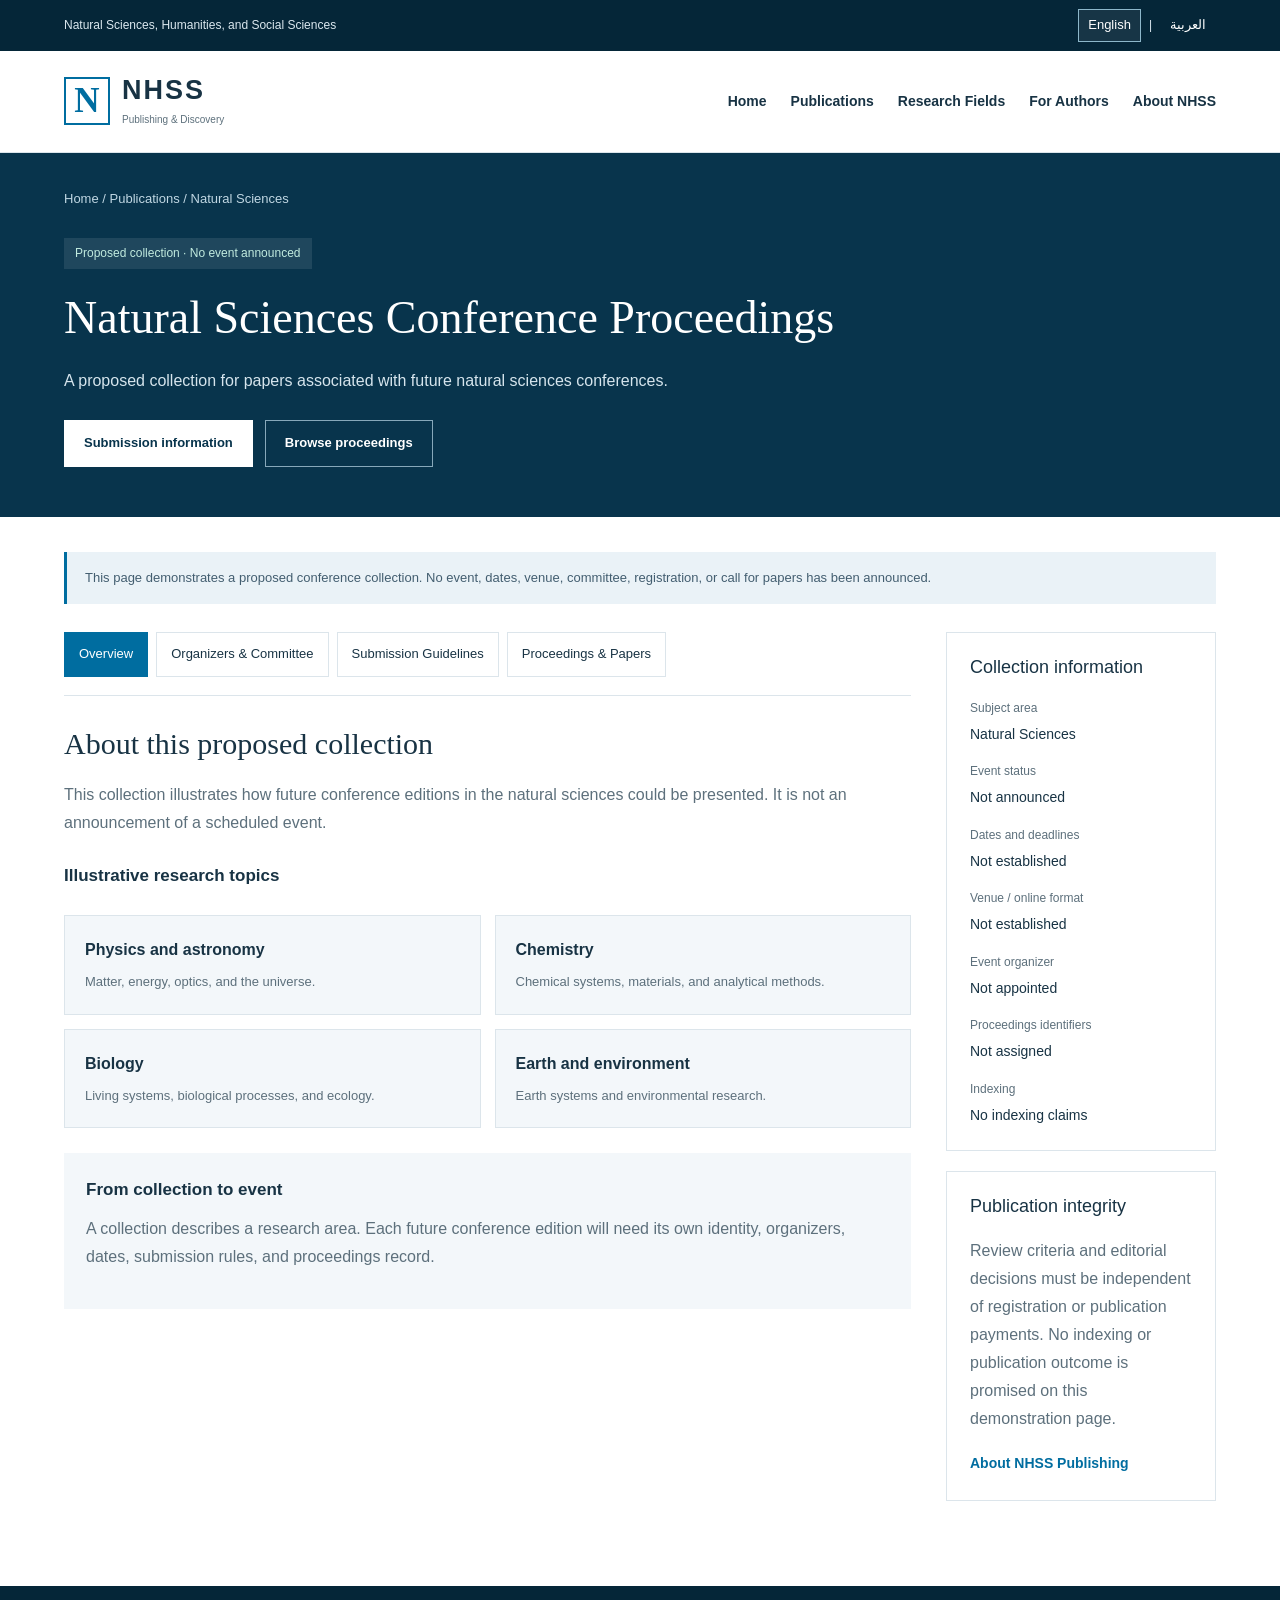
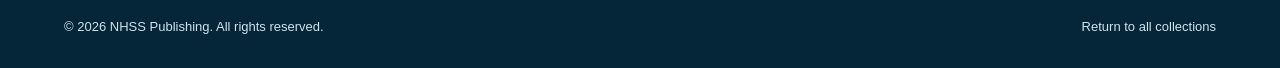
<file: conference.html>
<!DOCTYPE html>
<html lang="en" dir="ltr">
<head>
<meta charset="UTF-8">
<meta name="viewport" content="width=device-width, initial-scale=1">
<meta name="description" content="Proposed NHSS conference collection.">
<title>Conference Proceedings | NHSS Publishing</title>

<style>
:root {
  --navy: #08344c;
  --dark: #052638;
  --blue: #006da0;
  --ink: #183344;
  --muted: #5d707c;
  --line: #dce5eb;
  --light: #f3f7fa;
}

* { box-sizing: border-box; }

body {
  margin: 0;
  color: var(--ink);
  background: white;
  font-family: Arial, Tahoma, sans-serif;
  line-height: 1.75;
}

a { color: inherit; text-decoration: none; }
button { font: inherit; cursor: pointer; }

a:focus-visible,
button:focus-visible {
  outline: 3px solid #d79c28;
  outline-offset: 4px;
}

[hidden] { display: none !important; }

.container {
  width: min(1180px, 90%);
  margin-inline: auto;
}

.skip-link {
  position: absolute;
  top: -100px;
  inset-inline-start: 12px;
  z-index: 10;
  background: white;
  padding: 10px 16px;
}

.skip-link:focus { top: 12px; }

.utility {
  color: #dbe8ef;
  background: var(--dark);
}

.utility-inner {
  display: flex;
  justify-content: space-between;
  align-items: center;
  gap: 15px;
  padding-block: 9px;
  font-size: 12px;
}

.languages {
  display: flex;
  align-items: center;
  gap: 8px;
}

.languages button {
  padding: 4px 9px;
  color: white;
  background: transparent;
  border: 1px solid transparent;
  font-size: 13px;
}

.languages button[aria-pressed="true"] {
  border-color: #8db7ca;
  background: #ffffff12;
}

header { border-bottom: 1px solid var(--line); }

.header-inner {
  display: flex;
  justify-content: space-between;
  align-items: center;
  gap: 25px;
  padding-block: 23px;
}

.brand {
  display: flex;
  align-items: center;
  gap: 12px;
}

.mark {
  display: grid;
  place-items: center;
  width: 46px;
  height: 48px;
  color: var(--blue);
  border: 2px solid var(--blue);
  font: bold 35px Georgia, serif;
}

.brand-name {
  display: block;
  font-size: 27px;
  font-weight: 800;
  letter-spacing: 2px;
  line-height: 1.2;
}

.brand small {
  display: block;
  margin-top: 5px;
  color: var(--muted);
  font-size: 10px;
}

nav {
  display: flex;
  flex-wrap: wrap;
  gap: 24px;
  font-size: 14px;
  font-weight: bold;
}

nav a:hover,
.text-link:hover {
  color: var(--blue);
  text-decoration: underline;
}

.hero {
  padding-block: 35px 50px;
  color: white;
  background: var(--navy);
}

.breadcrumb {
  margin-bottom: 28px;
  color: #c0d7e3;
  font-size: 13px;
}

.breadcrumb a:hover { text-decoration: underline; }

.status {
  display: inline-block;
  padding: 5px 11px;
  color: #c1ebdf;
  background: #ffffff18;
  font-size: 12px;
}

h1 {
  max-width: 950px;
  margin: 20px 0;
  font: normal clamp(32px, 4vw, 46px)/1.25 Georgia, serif;
}

.hero-description {
  max-width: 830px;
  color: #d6e5ed;
}

.hero-actions {
  display: flex;
  flex-wrap: wrap;
  gap: 12px;
  margin-top: 25px;
}

.button {
  padding: 11px 19px;
  color: var(--navy);
  background: white;
  border: 1px solid white;
  font-size: 13px;
  font-weight: bold;
}

.button-outline {
  color: white;
  background: transparent;
  border-color: #87a8ba;
}

main { padding-block: 35px 65px; }

.notice {
  padding: 15px 18px;
  margin-bottom: 28px;
  color: #435e70;
  background: #eaf2f7;
  border-inline-start: 3px solid var(--blue);
  font-size: 13px;
}

.layout {
  display: grid;
  grid-template-columns: minmax(0, 1fr) 270px;
  align-items: start;
  gap: 35px;
}

.section-navigation {
  display: flex;
  flex-wrap: wrap;
  gap: 8px;
  padding-bottom: 18px;
  margin-bottom: 28px;
  border-bottom: 1px solid var(--line);
}

.section-navigation button {
  padding: 10px 14px;
  color: var(--ink);
  background: white;
  border: 1px solid var(--line);
  font-size: 13px;
}

.section-navigation button[aria-pressed="true"] {
  color: white;
  background: var(--blue);
  border-color: var(--blue);
}

h2 {
  margin: 0 0 18px;
  font: normal 30px/1.3 Georgia, serif;
}

h3 {
  margin: 24px 0 10px;
  font-size: 17px;
}

p { margin-top: 0; }
.muted { color: var(--muted); }

.topic-grid {
  display: grid;
  grid-template-columns: 1fr 1fr;
  gap: 14px;
  margin-block: 24px;
}

.topic {
  padding: 20px;
  border: 1px solid var(--line);
  background: var(--light);
}

.topic strong { display: block; }

.topic p {
  margin: 7px 0 0;
  color: var(--muted);
  font-size: 13px;
}

.empty-state {
  padding: 28px;
  border: 1px dashed #b9cbd5;
  background: var(--light);
}

.empty-state h3 { margin-top: 0; }

.checklist {
  padding-inline-start: 22px;
  color: var(--muted);
}

.checklist li { margin-bottom: 12px; }

.policy {
  padding: 22px;
  margin-top: 25px;
  background: var(--light);
}

.policy h3 { margin-top: 0; }

.sidebar-box {
  padding: 23px;
  margin-bottom: 20px;
  border: 1px solid var(--line);
}

.sidebar-box h2 {
  font-family: Arial, Tahoma, sans-serif;
  font-size: 18px;
}

.facts { margin: 0; }

.facts dt {
  margin-top: 15px;
  color: var(--muted);
  font-size: 12px;
}

.facts dd {
  margin: 3px 0 0;
  font-size: 14px;
}

.text-link {
  color: var(--blue);
  font-size: 14px;
  font-weight: bold;
}

footer {
  padding-block: 30px;
  color: #d1e1ea;
  background: var(--dark);
  font-size: 13px;
}

.footer-inner {
  display: flex;
  justify-content: space-between;
  flex-wrap: wrap;
  gap: 15px;
}

html[lang="ar"] body { line-height: 1.95; }

html[lang="ar"] h1,
html[lang="ar"] h2 {
  font-family: Tahoma, Arial, sans-serif;
  line-height: 1.5;
}

@media(max-width: 850px) {
  .header-inner { flex-wrap: wrap; }
  nav { width: 100%; gap: 18px; }
  .layout { grid-template-columns: 1fr; }

  aside {
    display: grid;
    grid-template-columns: 1fr 1fr;
    gap: 20px;
  }

  .sidebar-box { margin-bottom: 0; }
}

@media(max-width: 600px) {
  .utility-scope { display: none; }
  .utility-inner { justify-content: center; }
  .topic-grid, aside { grid-template-columns: 1fr; }
  .section-navigation button { flex-grow: 1; }
}
</style>
</head>

<body>
<a class="skip-link" href="#main-content" data-i18n="skip">
  Skip to content
</a>

<div class="utility">
  <div class="container utility-inner">
    <span class="utility-scope" data-i18n="scope">
      Natural Sciences, Humanities, and Social Sciences
    </span>

    <div class="languages" role="group" aria-label="Language / اللغة">
      <button type="button" data-language="en"
              aria-pressed="true" lang="en">English</button>
      <span aria-hidden="true">|</span>
      <button type="button" data-language="ar"
              aria-pressed="false" lang="ar">العربية</button>
    </div>
  </div>
</div>

<header>
  <div class="container header-inner">
    <a class="brand" href="index.html">
      <span class="mark" aria-hidden="true">N</span>
      <span>
        <bdi class="brand-name">NHSS</bdi>
        <small data-i18n="brand">Publishing & Discovery</small>
      </span>
    </a>

    <nav id="main-navigation" aria-label="Main navigation">
      <a href="index.html" data-i18n="home">Home</a>
      <a href="publications.html" data-i18n="publications">Publications</a>
      <a href="index.html#research-fields" data-i18n="fields">Research Fields</a>
      <a href="index.html#authors" data-i18n="authors">For Authors</a>
      <a href="index.html#about" data-i18n="about">About NHSS</a>
    </nav>
  </div>
</header>

<section class="hero">
  <div class="container">
    <div class="breadcrumb">
      <a href="index.html" data-i18n="home">Home</a>
      <span aria-hidden="true"> / </span>
      <a href="publications.html" data-i18n="publications">Publications</a>
      <span aria-hidden="true"> / </span>
      <span data-conference="subject"></span>
    </div>

    <span class="status" data-i18n="status">
      Proposed collection · No event announced
    </span>

    <h1 data-conference="title">Conference Proceedings</h1>
    <p class="hero-description" data-conference="description"></p>

    <div class="hero-actions">
      <button class="button" type="button" data-open-panel="guidelines"
              data-i18n="guidelinesButton">Submission information</button>

      <button class="button button-outline" type="button"
              data-open-panel="proceedings" data-i18n="proceedingsButton">
        Browse proceedings
      </button>
    </div>
  </div>
</section>

<main class="container" id="main-content">
  <noscript>
    <p>This page requires JavaScript to display collection information.
      / تتطلب هذه الصفحة تفعيل جافاسكريبت لعرض معلومات المجموعة.</p>
  </noscript>

  <div class="notice" data-i18n="notice">
    This page demonstrates a proposed conference collection. No event,
    dates, venue, committee, registration, or call for papers has been announced.
  </div>

  <div class="layout">
    <div>
      <div class="section-navigation" role="group"
           aria-label="Conference sections / أقسام المؤتمر">
        <button type="button" data-panel="overview"
                aria-pressed="true" aria-controls="overview"
                data-i18n="overview">Overview</button>

        <button type="button" data-panel="committee"
                aria-pressed="false" aria-controls="committee"
                data-i18n="committee">Organizers & Committee</button>

        <button type="button" data-panel="guidelines"
                aria-pressed="false" aria-controls="guidelines"
                data-i18n="guidelines">Submission Guidelines</button>

        <button type="button" data-panel="proceedings"
                aria-pressed="false" aria-controls="proceedings"
                data-i18n="proceedings">Proceedings & Papers</button>
      </div>

      <section class="panel" id="overview" aria-labelledby="overview-heading">
        <h2 id="overview-heading" data-i18n="overviewTitle">
          About this proposed collection
        </h2>

        <p class="muted" data-conference="aims"></p>

        <h3 data-i18n="topicsTitle">Illustrative research topics</h3>
        <div class="topic-grid" id="topics"></div>

        <div class="policy">
          <h3 data-i18n="eventTitle">From collection to event</h3>
          <p class="muted" data-i18n="eventText">
            A collection describes a research area. Each future conference
            edition will need its own identity, organizers, dates, submission
            rules, and proceedings record.
          </p>
        </div>
      </section>

      <section class="panel" id="committee" hidden
               aria-labelledby="committee-heading">
        <h2 id="committee-heading" data-i18n="committee">
          Organizers & Committee
        </h2>

        <div class="empty-state">
          <h3 data-i18n="committeeEmptyTitle">No appointments announced.</h3>
          <p class="muted" data-i18n="committeeEmptyText">
            No organizing committee, scientific committee, program chairs,
            or proceedings editors have been appointed for an event
            in this collection.
          </p>
        </div>

        <h3 data-i18n="committeePlanTitle">Information for future events</h3>

        <ul class="checklist">
          <li data-i18n="committee1">
            Organizers, committee members, and verified affiliations.
          </li>
          <li data-i18n="committee2">
            Responsibilities for review, program selection, and proceedings.
          </li>
          <li data-i18n="committee3">
            Conflict-of-interest procedures and official contact information.
          </li>
        </ul>
      </section>

      <section class="panel" id="guidelines" hidden
               aria-labelledby="guidelines-heading">
        <h2 id="guidelines-heading" data-i18n="guidelines">
          Submission Guidelines
        </h2>

        <p class="muted" data-i18n="guidelinesIntro">
          These are planning notes, not an active call for papers.
          Each event will publish its own final submission instructions.
        </p>

        <ul class="checklist">
          <li data-i18n="guide1">
            Confirm the event scope, accepted paper types, and deadlines.
          </li>
          <li data-i18n="guide2">
            Follow the event’s formatting, length, and language requirements.
          </li>
          <li data-i18n="guide3">
            Provide author details, an abstract, keywords, and references.
          </li>
          <li data-i18n="guide4">
            Include relevant ethics, funding, and conflict-of-interest disclosures.
          </li>
          <li data-i18n="guide5">
            Follow the event’s originality and simultaneous-submission policies.
          </li>
          <li data-i18n="guide6">
            Check review, presentation, registration, and proceedings requirements.
          </li>
        </ul>

        <div class="policy">
          <h3 data-i18n="typesTitle">Possible contribution formats</h3>
          <p class="muted" data-i18n="typesText">
            Full papers, short papers, and presentation abstracts may be
            considered by future events. An accepted presentation or abstract
            does not automatically mean a full paper will be published.
          </p>
        </div>

        <div class="policy">
          <h3 data-i18n="languageTitle">Language and access</h3>
          <p class="muted" data-i18n="languageText">
            Website language is separate from submission language.
            Accepted languages, licensing, access conditions, and any fees
            must be stated by each event before submissions open.
          </p>
        </div>

        <div class="notice" data-i18n="closed">
          Submissions and registration are not open. This page does not
          accept manuscripts, registrations, or payments.
        </div>
      </section>

      <section class="panel" id="proceedings" hidden
               aria-labelledby="proceedings-heading">
        <h2 id="proceedings-heading" data-i18n="proceedings">
          Proceedings & Papers
        </h2>

        <div class="empty-state">
          <h3 data-i18n="proceedingsEmptyTitle">No published proceedings yet.</h3>
          <p class="muted" data-i18n="proceedingsEmptyText">
            Future proceedings will identify the conference edition and
            provide its published papers, authors, abstracts, and access information.
          </p>

          <a class="text-link" href="publications.html"
             data-i18n="back">Return to all collections</a>
        </div>
      </section>
    </div>

    <aside>
      <section class="sidebar-box">
        <h2 data-i18n="factsTitle">Collection information</h2>

        <dl class="facts">
          <dt data-i18n="subjectLabel">Subject area</dt>
          <dd data-conference="subject"></dd>

          <dt data-i18n="eventStatusLabel">Event status</dt>
          <dd data-i18n="notAnnounced">Not announced</dd>

          <dt data-i18n="datesLabel">Dates and deadlines</dt>
          <dd data-i18n="notSet">Not established</dd>

          <dt data-i18n="venueLabel">Venue / online format</dt>
          <dd data-i18n="notSet">Not established</dd>

          <dt data-i18n="organizerLabel">Event organizer</dt>
          <dd data-i18n="notAppointed">Not appointed</dd>

          <dt data-i18n="identifierLabel">Proceedings identifiers</dt>
          <dd data-i18n="notAssigned">Not assigned</dd>

          <dt data-i18n="indexingLabel">Indexing</dt>
          <dd data-i18n="indexingText">No indexing claims</dd>
        </dl>
      </section>

      <section class="sidebar-box">
        <h2 data-i18n="integrityTitle">Publication integrity</h2>
        <p class="muted" data-i18n="integrityText">
          Review criteria and editorial decisions must be independent of
          registration or publication payments. No indexing or publication
          outcome is promised on this demonstration page.
        </p>
        <a class="text-link" href="index.html#about"
           data-i18n="aboutLink">About NHSS Publishing</a>
      </section>
    </aside>
  </div>
</main>

<footer>
  <div class="container footer-inner">
    <span>
      © <span id="year"></span> <bdi>NHSS</bdi>
      <span data-i18n="copyright">Publishing. All rights reserved.</span>
    </span>
    <a href="publications.html" data-i18n="back">Return to all collections</a>
  </div>
</footer>

<script>
const english = {};

document.querySelectorAll("[data-i18n]").forEach(function(element) {
  english[element.dataset.i18n] = element.textContent.trim();
});

const arabic = {
  skip: "انتقل إلى المحتوى",
  scope: "العلوم الطبيعية والإنسانية والاجتماعية",
  brand: "النشر العلمي والاكتشاف",
  home: "الرئيسية",
  publications: "المنشورات",
  fields: "المجالات البحثية",
  authors: "للمؤلفين",
  about: "عن NHSS",
  status: "مجموعة مقترحة · لم تُعلن فعالية",
  guidelinesButton: "معلومات التقديم",
  proceedingsButton: "تصفّح الوقائع",
  notice:
    "توضح هذه الصفحة مجموعة مؤتمرات مقترحة. لم يُعلن أي مؤتمر أو مواعيد أو مكان أو لجنة أو تسجيل أو دعوة لتقديم الأوراق.",
  overview: "نظرة عامة",
  committee: "المنظمون واللجنة العلمية",
  guidelines: "إرشادات التقديم",
  proceedings: "الوقائع والأوراق",
  overviewTitle: "عن هذه المجموعة المقترحة",
  topicsTitle: "أمثلة على الموضوعات البحثية",
  eventTitle: "من المجموعة إلى الفعالية",
  eventText:
    "تصف المجموعة مجالًا بحثيًا. أما كل دورة مستقبلية من المؤتمر فتحتاج إلى هوية ومنظمين ومواعيد وقواعد تقديم وسجل وقائع خاص بها.",
  committeeEmptyTitle: "لم تُعلن أي تعيينات.",
  committeeEmptyText:
    "لم تُعيّن لجنة تنظيمية أو علمية أو رؤساء للبرنامج أو محررون للوقائع لأي فعالية ضمن هذه المجموعة.",
  committeePlanTitle: "معلومات الفعاليات المستقبلية",
  committee1:
    "المنظمون وأعضاء اللجان وانتماءاتهم المؤسسية بعد التحقق منها.",
  committee2:
    "مسؤوليات التحكيم واختيار البرنامج وإعداد الوقائع.",
  committee3:
    "إجراءات تضارب المصالح وبيانات الاتصال الرسمية.",
  guidelinesIntro:
    "هذه ملاحظات تخطيطية وليست دعوة مفتوحة لتقديم الأوراق. وستنشر كل فعالية تعليماتها النهائية الخاصة.",
  guide1:
    "التحقق من نطاق الفعالية وأنواع الأوراق المقبولة والمواعيد النهائية.",
  guide2:
    "اتباع متطلبات التنسيق والطول واللغة الخاصة بالفعالية.",
  guide3:
    "تقديم بيانات المؤلفين وملخص وكلمات مفتاحية ومراجع.",
  guide4:
    "إرفاق إفصاحات الأخلاقيات والتمويل وتضارب المصالح ذات الصلة.",
  guide5:
    "اتباع سياسات الأصالة والتقديم المتزامن الخاصة بالفعالية.",
  guide6:
    "مراجعة متطلبات التحكيم والعرض والتسجيل والنشر في الوقائع.",
  typesTitle: "صيغ المساهمات المحتملة",
  typesText:
    "قد تقبل الفعاليات المستقبلية أوراقًا كاملة أو قصيرة أو ملخصات عروض. ولا يعني قبول عرض أو ملخص تلقائيًا نشر ورقة كاملة.",
  languageTitle: "اللغة والوصول",
  languageText:
    "لغة الموقع منفصلة عن لغة التقديم. ويجب أن تحدد كل فعالية اللغات المقبولة والتراخيص وشروط الوصول وأي رسوم قبل فتح التقديم.",
  closed:
    "لم يُفتح التقديم أو التسجيل. لا تستقبل هذه الصفحة مخطوطات أو تسجيلات أو مدفوعات.",
  proceedingsEmptyTitle: "لا توجد وقائع منشورة بعد.",
  proceedingsEmptyText:
    "ستحدد الوقائع المستقبلية دورة المؤتمر وتعرض أوراقه المنشورة ومؤلفيها وملخصاتها ومعلومات الوصول إليها.",
  back: "العودة إلى جميع المجموعات",
  factsTitle: "معلومات المجموعة",
  subjectLabel: "المجال العلمي",
  eventStatusLabel: "حالة الفعالية",
  notAnnounced: "لم تُعلن",
  datesLabel: "المواعيد والمواعيد النهائية",
  notSet: "لم تُحدّد",
  venueLabel: "المكان أو النمط الإلكتروني",
  organizerLabel: "منظم الفعالية",
  notAppointed: "لم يُعيّن",
  identifierLabel: "معرّفات الوقائع",
  notAssigned: "لم تُخصّص",
  indexingLabel: "الفهرسة",
  indexingText: "لا توجد ادعاءات بالفهرسة",
  integrityTitle: "نزاهة النشر",
  integrityText:
    "يجب أن تكون معايير التحكيم والقرارات التحريرية مستقلة عن رسوم التسجيل أو النشر. ولا تقدم هذه الصفحة التجريبية وعودًا بالفهرسة أو بنتيجة النشر.",
  aboutLink: "عن NHSS للنشر العلمي",
  copyright: "للنشر العلمي. جميع الحقوق محفوظة."
};

const conferences = {
  natural: {
    en: {
      subject: "Natural Sciences",
      title: "Natural Sciences Conference Proceedings",
      description:
        "A proposed collection for papers associated with future natural sciences conferences.",
      aims:
        "This collection illustrates how future conference editions in the natural sciences could be presented. It is not an announcement of a scheduled event.",
      topics: [
        ["Physics and astronomy", "Matter, energy, optics, and the universe."],
        ["Chemistry", "Chemical systems, materials, and analytical methods."],
        ["Biology", "Living systems, biological processes, and ecology."],
        ["Earth and environment", "Earth systems and environmental research."]
      ]
    },
    ar: {
      subject: "العلوم الطبيعية",
      title: "وقائع مؤتمرات العلوم الطبيعية",
      description:
        "مجموعة مقترحة للأوراق المرتبطة بمؤتمرات مستقبلية في العلوم الطبيعية.",
      aims:
        "توضح هذه المجموعة كيفية عرض دورات مستقبلية لمؤتمرات العلوم الطبيعية. وهي ليست إعلانًا عن فعالية مجدولة.",
      topics: [
        ["الفيزياء وعلم الفلك", "المادة والطاقة والبصريات والكون."],
        ["الكيمياء", "الأنظمة الكيميائية والمواد وطرائق التحليل."],
        ["الأحياء", "الأنظمة الحية والعمليات الحيوية وعلم البيئة."],
        ["الأرض والبيئة", "أنظمة الأرض والبحوث البيئية."]
      ]
    }
  },

  humanities: {
    en: {
      subject: "Humanities",
      title: "Humanities Conference Proceedings",
      description:
        "A proposed collection for papers associated with future humanities conferences.",
      aims:
        "This collection illustrates how future humanities conference editions could connect original interpretation, critical inquiry, and scholarly exchange. No event is currently announced.",
      topics: [
        ["History and archaeology", "Historical sources and material culture."],
        ["Languages and literature", "Language, texts, and comparative scholarship."],
        ["Philosophy", "Arguments, ethics, and intellectual traditions."],
        ["Arts and cultural studies", "Creative expression, heritage, and interpretation."]
      ]
    },
    ar: {
      subject: "العلوم الإنسانية",
      title: "وقائع مؤتمرات العلوم الإنسانية",
      description:
        "مجموعة مقترحة للأوراق المرتبطة بمؤتمرات مستقبلية في العلوم الإنسانية.",
      aims:
        "توضح هذه المجموعة كيفية جمع التفسير الأصيل والاستقصاء النقدي والتبادل الأكاديمي في مؤتمرات مستقبلية للعلوم الإنسانية. ولم تُعلن فعالية حاليًا.",
      topics: [
        ["التاريخ وعلم الآثار", "المصادر التاريخية والثقافة المادية."],
        ["اللغات والآداب", "اللغة والنصوص والدراسات المقارنة."],
        ["الفلسفة", "الحجج والأخلاق والتقاليد الفكرية."],
        ["الفنون والدراسات الثقافية", "التعبير الإبداعي والتراث والتفسير."]
      ]
    }
  },

  social: {
    en: {
      subject: "Social Sciences",
      title: "Social Sciences Conference Proceedings",
      description:
        "A proposed collection for papers associated with future social sciences conferences.",
      aims:
        "This collection illustrates how future conferences could bring together research on individuals, societies, institutions, and public policy. No event is currently announced.",
      topics: [
        ["Sociology and anthropology", "Communities, culture, and social institutions."],
        ["Psychology", "Behavior, cognition, and human development."],
        ["Economics and politics", "Economic systems, governance, and policy."],
        ["Education", "Learning, teaching, and educational research."]
      ]
    },
    ar: {
      subject: "العلوم الاجتماعية",
      title: "وقائع مؤتمرات العلوم الاجتماعية",
      description:
        "مجموعة مقترحة للأوراق المرتبطة بمؤتمرات مستقبلية في العلوم الاجتماعية.",
      aims:
        "توضح هذه المجموعة كيفية جمع البحوث حول الأفراد والمجتمعات والمؤسسات والسياسات العامة ضمن مؤتمرات مستقبلية. ولم تُعلن فعالية حاليًا.",
      topics: [
        ["علم الاجتماع والأنثروبولوجيا", "المجتمعات والثقافة والمؤسسات الاجتماعية."],
        ["علم النفس", "السلوك والإدراك والنمو الإنساني."],
        ["الاقتصاد والسياسة", "الأنظمة الاقتصادية والحوكمة والسياسات."],
        ["التربية", "التعلم والتدريس والبحوث التربوية."]
      ]
    }
  },

  cross: {
    en: {
      subject: "Interdisciplinary Research",
      title: "Interdisciplinary Research Conference Proceedings",
      description:
        "A proposed collection connecting the natural sciences, humanities, and social sciences.",
      aims:
        "This collection illustrates future conferences examining questions that require more than one disciplinary perspective. No event is currently announced.",
      topics: [
        ["Environment and society", "Environmental change and its social dimensions."],
        ["Science and culture", "Scientific knowledge in historical and cultural contexts."],
        ["Research methods", "Approaches that connect different research traditions."],
        ["Ethics and public policy", "Responsible research and evidence-informed decisions."]
      ]
    },
    ar: {
      subject: "البحوث متعددة التخصصات",
      title: "وقائع مؤتمرات البحوث متعددة التخصصات",
      description:
        "مجموعة مقترحة تربط العلوم الطبيعية والإنسانية والاجتماعية.",
      aims:
        "توضح هذه المجموعة مؤتمرات مستقبلية تتناول أسئلة تتطلب أكثر من منظور تخصصي. ولم تُعلن فعالية حاليًا.",
      topics: [
        ["البيئة والمجتمع", "التغير البيئي وأبعاده الاجتماعية."],
        ["العلم والثقافة", "المعرفة العلمية في سياقاتها التاريخية والثقافية."],
        ["مناهج البحث", "مقاربات تربط تقاليد بحثية مختلفة."],
        ["الأخلاق والسياسات العامة", "البحث المسؤول والقرارات المستندة إلى الأدلة."]
      ]
    }
  }
};

const requested =
  new URLSearchParams(window.location.search).get("subject") || "natural";

const subject = Object.prototype.hasOwnProperty.call(conferences, requested)
  ? requested
  : "natural";

let language = "en";

function makeElement(tag, text, className) {
  const element = document.createElement(tag);
  if (text !== undefined) element.textContent = text;
  if (className) element.className = className;
  return element;
}

function renderConference() {
  const content = conferences[subject][language];

  document.querySelectorAll("[data-conference]").forEach(function(element) {
    element.textContent = content[element.dataset.conference];
  });

  const topics = document.querySelector("#topics");
  topics.replaceChildren();

  content.topics.forEach(function(topic) {
    const article = makeElement("article", undefined, "topic");

    article.append(
      makeElement("strong", topic[0]),
      makeElement("p", topic[1])
    );

    topics.append(article);
  });

  document.title = content.title + (
    language === "ar"
      ? " | NHSS للنشر العلمي"
      : " | NHSS Publishing"
  );

  document.querySelector('meta[name="description"]').content =
    content.description;
}

function setLanguage(value) {
  language = value === "ar" ? "ar" : "en";
  const dictionary = language === "ar" ? arabic : english;

  document.documentElement.lang = language;
  document.documentElement.dir = language === "ar" ? "rtl" : "ltr";

  document.querySelectorAll("[data-i18n]").forEach(function(element) {
    const key = element.dataset.i18n;
    element.textContent = dictionary[key] || english[key] || "";
  });

  document.querySelectorAll("[data-language]").forEach(function(button) {
    button.setAttribute(
      "aria-pressed",
      String(button.dataset.language === language)
    );
  });

  document.querySelector("#main-navigation").setAttribute(
    "aria-label",
    language === "ar" ? "التنقل الرئيسي" : "Main navigation"
  );

  renderConference();

  try {
    localStorage.setItem("nhss-language", language);
  } catch (error) {
    // Language switching works without browser storage.
  }
}

function setPanel(name, focusHeading) {
  const valid = ["overview", "committee", "guidelines", "proceedings"];
  const selected = valid.includes(name) ? name : "overview";

  document.querySelectorAll(".panel").forEach(function(panel) {
    panel.hidden = panel.id !== selected;
  });

  document.querySelectorAll("[data-panel]").forEach(function(button) {
    button.setAttribute(
      "aria-pressed",
      String(button.dataset.panel === selected)
    );
  });

  if (focusHeading) {
    const heading = document.querySelector("#" + selected + " h2");
    heading.setAttribute("tabindex", "-1");
    heading.focus();
  }
}

document.querySelectorAll("[data-language]").forEach(function(button) {
  button.addEventListener("click", function() {
    setLanguage(button.dataset.language);
  });
});

document.querySelectorAll("[data-panel]").forEach(function(button) {
  button.addEventListener("click", function() {
    setPanel(button.dataset.panel, false);
  });
});

document.querySelectorAll("[data-open-panel]").forEach(function(button) {
  button.addEventListener("click", function() {
    setPanel(button.dataset.openPanel, true);
  });
});

document.querySelector("#year").textContent = new Date().getFullYear();

try {
  language = localStorage.getItem("nhss-language") || "en";
} catch (error) {
  language = "en";
}

setLanguage(language);
setPanel("overview", false);
</script>
</body>
</html>
</file>
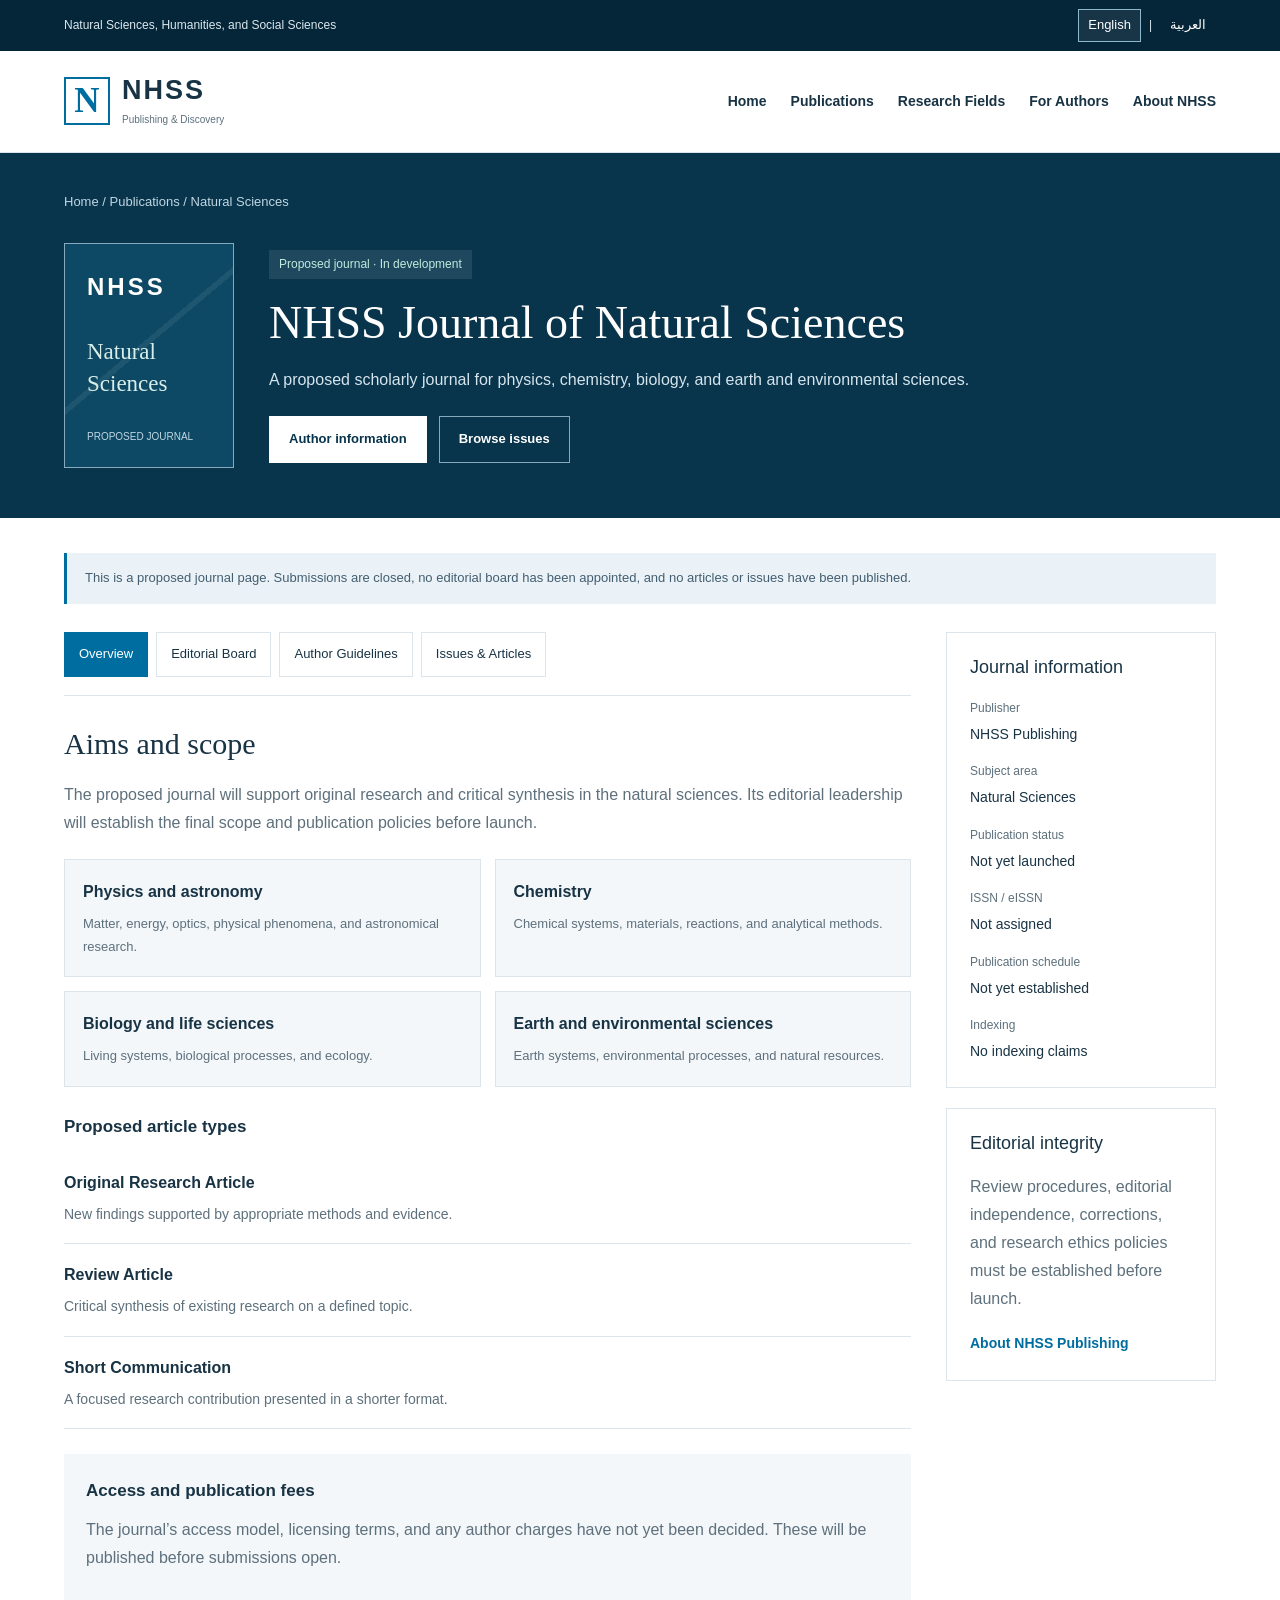
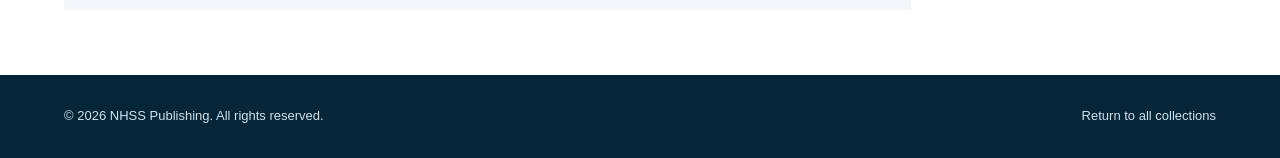
<file: journal.html>
<!DOCTYPE html>
<html lang="en" dir="ltr">
<head>
<meta charset="UTF-8">
<meta name="viewport" content="width=device-width, initial-scale=1">
<meta name="description" content="Explore a proposed NHSS scholarly journal.">
<title>Journal | NHSS Publishing</title>

<style>
:root {
  --navy: #08344c;
  --dark: #052638;
  --blue: #006da0;
  --ink: #183344;
  --muted: #5d707c;
  --line: #dce5eb;
  --light: #f3f7fa;
}

* { box-sizing: border-box; }

body {
  margin: 0;
  background: white;
  color: var(--ink);
  font-family: Arial, Tahoma, sans-serif;
  line-height: 1.75;
}

a { color: inherit; text-decoration: none; }
button { font: inherit; cursor: pointer; }

a:focus-visible,
button:focus-visible {
  outline: 3px solid #d79c28;
  outline-offset: 4px;
}

.container {
  width: min(1180px, 90%);
  margin-inline: auto;
}

.skip-link {
  position: absolute;
  top: -100px;
  inset-inline-start: 12px;
  z-index: 10;
  padding: 10px 16px;
  background: white;
}

.skip-link:focus { top: 12px; }

.utility {
  background: var(--dark);
  color: #dbe8ef;
}

.utility-inner {
  display: flex;
  align-items: center;
  justify-content: space-between;
  gap: 15px;
  padding-block: 9px;
  font-size: 12px;
}

.languages {
  display: flex;
  align-items: center;
  gap: 8px;
}

.languages button {
  padding: 4px 9px;
  border: 1px solid transparent;
  background: transparent;
  color: white;
  font-size: 13px;
}

.languages button[aria-pressed="true"] {
  border-color: #8db7ca;
  background: #ffffff12;
}

header { border-bottom: 1px solid var(--line); }

.header-inner {
  display: flex;
  align-items: center;
  justify-content: space-between;
  gap: 25px;
  padding-block: 23px;
}

.brand {
  display: flex;
  align-items: center;
  gap: 12px;
}

.mark {
  display: grid;
  place-items: center;
  width: 46px;
  height: 48px;
  border: 2px solid var(--blue);
  color: var(--blue);
  font: bold 35px Georgia, serif;
}

.brand-name {
  display: block;
  font-size: 27px;
  font-weight: 800;
  letter-spacing: 2px;
  line-height: 1.2;
}

.brand small {
  display: block;
  margin-top: 5px;
  color: var(--muted);
  font-size: 10px;
}

nav {
  display: flex;
  flex-wrap: wrap;
  gap: 24px;
  font-size: 14px;
  font-weight: bold;
}

nav a:hover,
.text-link:hover {
  color: var(--blue);
  text-decoration: underline;
}

.hero {
  padding-block: 38px 50px;
  background: var(--navy);
  color: white;
}

.breadcrumb {
  margin-bottom: 30px;
  color: #c0d7e3;
  font-size: 13px;
}

.breadcrumb a:hover { text-decoration: underline; }

.hero-layout {
  display: grid;
  grid-template-columns: 170px 1fr;
  gap: 35px;
  align-items: center;
}

.journal-cover {
  display: flex;
  flex-direction: column;
  justify-content: space-between;
  min-height: 225px;
  padding: 22px;
  border: 1px solid #86aabd;
  background:
    linear-gradient(
      140deg,
      transparent 45%,
      #ffffff12 45%,
      #ffffff12 47%,
      transparent 47%
    ),
    #0d4964;
}

.cover-brand {
  font-size: 24px;
  font-weight: bold;
  letter-spacing: 3px;
}

.cover-title {
  font: normal 23px/1.4 Georgia, serif;
  color: #d8eee9;
  overflow-wrap: anywhere;
}

.cover-label {
  font-size: 10px;
  color: #c0d7e3;
}

.status {
  display: inline-block;
  padding: 4px 10px;
  background: #ffffff18;
  color: #c1ebdf;
  font-size: 12px;
}

h1 {
  margin: 15px 0;
  font: normal clamp(32px, 4vw, 46px)/1.25 Georgia, serif;
}

.hero-description {
  max-width: 780px;
  color: #d6e5ed;
}

.hero-actions {
  display: flex;
  flex-wrap: wrap;
  gap: 12px;
  margin-top: 22px;
}

.button {
  display: inline-flex;
  align-items: center;
  justify-content: center;
  padding: 11px 19px;
  border: 1px solid var(--blue);
  background: var(--blue);
  color: white;
  font-weight: bold;
  font-size: 13px;
}

.button-light {
  border-color: white;
  background: white;
  color: var(--navy);
}

.button-outline {
  border-color: #87a8ba;
  background: transparent;
  color: white;
}

.button:hover { filter: brightness(.95); }

main { padding-block: 35px 65px; }

.notice {
  margin-bottom: 28px;
  padding: 14px 18px;
  border-inline-start: 3px solid var(--blue);
  background: #eaf2f7;
  color: #435e70;
  font-size: 13px;
}

.journal-layout {
  display: grid;
  grid-template-columns: minmax(0, 1fr) 270px;
  gap: 35px;
  align-items: start;
}

.section-navigation {
  display: flex;
  flex-wrap: wrap;
  gap: 8px;
  margin-bottom: 28px;
  padding-bottom: 18px;
  border-bottom: 1px solid var(--line);
}

.section-navigation button {
  padding: 10px 14px;
  border: 1px solid var(--line);
  background: white;
  color: var(--ink);
  font-size: 13px;
}

.section-navigation button[aria-pressed="true"] {
  background: var(--blue);
  border-color: var(--blue);
  color: white;
}

[hidden] { display: none !important; }

h2 {
  margin: 0 0 18px;
  font: normal 30px/1.3 Georgia, serif;
}

h3 {
  margin: 25px 0 10px;
  font-size: 17px;
}

p { margin-top: 0; }
.muted { color: var(--muted); }

.scope-grid {
  display: grid;
  grid-template-columns: 1fr 1fr;
  gap: 14px;
  margin-block: 22px;
}

.scope-item {
  padding: 18px;
  border: 1px solid var(--line);
  background: var(--light);
}

.scope-item strong { display: block; }

.scope-item p {
  margin: 7px 0 0;
  color: var(--muted);
  font-size: 13px;
}

.article-type {
  padding: 17px 0;
  border-bottom: 1px solid var(--line);
}

.article-type strong { display: block; }

.article-type p {
  margin: 5px 0 0;
  color: var(--muted);
  font-size: 14px;
}

.sidebar-box {
  margin-bottom: 20px;
  padding: 23px;
  border: 1px solid var(--line);
}

.sidebar-box h2 {
  font-family: Arial, Tahoma, sans-serif;
  font-size: 18px;
}

.facts { margin: 0; }

.facts dt {
  margin-top: 15px;
  color: var(--muted);
  font-size: 12px;
}

.facts dd {
  margin: 3px 0 0;
  font-size: 14px;
}

.empty-state {
  padding: 30px;
  background: var(--light);
  border: 1px dashed #b9cbd5;
}

.empty-state h3 { margin-top: 0; }

.checklist {
  padding-inline-start: 22px;
  color: var(--muted);
}

.checklist li { margin-bottom: 12px; }

.policy-block {
  margin-top: 25px;
  padding: 22px;
  background: var(--light);
}

.policy-block h3 { margin-top: 0; }

.text-link {
  color: var(--blue);
  font-size: 14px;
  font-weight: bold;
}

footer {
  padding-block: 30px;
  background: var(--dark);
  color: #d1e1ea;
  font-size: 13px;
}

.footer-inner {
  display: flex;
  justify-content: space-between;
  flex-wrap: wrap;
  gap: 15px;
}

html[lang="ar"] body { line-height: 1.95; }

html[lang="ar"] h1,
html[lang="ar"] h2,
html[lang="ar"] .cover-title {
  font-family: Tahoma, Arial, sans-serif;
  line-height: 1.5;
}

@media(max-width: 850px) {
  .header-inner { flex-wrap: wrap; }
  nav { width: 100%; gap: 18px; }
  .journal-layout { grid-template-columns: 1fr; }

  aside {
    display: grid;
    grid-template-columns: 1fr 1fr;
    gap: 20px;
  }

  .sidebar-box { margin-bottom: 0; }
}

@media(max-width: 600px) {
  .utility-scope { display: none; }
  .utility-inner { justify-content: center; }
  .hero-layout { grid-template-columns: 1fr; gap: 25px; }
  .journal-cover { max-width: 180px; min-height: 210px; }
  .scope-grid, aside { grid-template-columns: 1fr; }
  .section-navigation button { flex-grow: 1; }
}
</style>
</head>

<body>
<a class="skip-link" href="#main-content" data-i18n="skip">
  Skip to content
</a>

<div class="utility">
  <div class="container utility-inner">
    <span class="utility-scope" data-i18n="scope">
      Natural Sciences, Humanities, and Social Sciences
    </span>

    <div class="languages" role="group" aria-label="Language / اللغة">
      <button type="button" data-language="en"
              aria-pressed="true" lang="en">English</button>
      <span aria-hidden="true">|</span>
      <button type="button" data-language="ar"
              aria-pressed="false" lang="ar">العربية</button>
    </div>
  </div>
</div>

<header>
  <div class="container header-inner">
    <a class="brand" href="index.html">
      <span class="mark" aria-hidden="true">N</span>
      <span>
        <bdi class="brand-name">NHSS</bdi>
        <small data-i18n="brand">Publishing & Discovery</small>
      </span>
    </a>

    <nav id="main-navigation" aria-label="Main navigation">
      <a href="index.html" data-i18n="home">Home</a>
      <a href="publications.html" data-i18n="publications">Publications</a>
      <a href="index.html#research-fields" data-i18n="fields">Research Fields</a>
      <a href="index.html#authors" data-i18n="authors">For Authors</a>
      <a href="index.html#about" data-i18n="about">About NHSS</a>
    </nav>
  </div>
</header>

<section class="hero">
  <div class="container">
    <div class="breadcrumb">
      <a href="index.html" data-i18n="home">Home</a>
      <span aria-hidden="true"> / </span>
      <a href="publications.html" data-i18n="publications">Publications</a>
      <span aria-hidden="true"> / </span>
      <span data-journal="subject"></span>
    </div>

    <div class="hero-layout">
      <div class="journal-cover" aria-hidden="true">
        <bdi class="cover-brand">NHSS</bdi>
        <div class="cover-title" data-journal="subject"></div>
        <div class="cover-label" data-i18n="coverLabel">PROPOSED JOURNAL</div>
      </div>

      <div>
        <span class="status" data-i18n="status">
          Proposed journal · In development
        </span>

        <h1 data-journal="title">NHSS Journal</h1>
        <p class="hero-description" data-journal="description"></p>

        <div class="hero-actions">
          <button class="button button-light" type="button"
                  data-open-panel="guidelines" data-i18n="authorButton">
            Author information
          </button>

          <button class="button button-outline" type="button"
                  data-open-panel="issues" data-i18n="issuesButton">
            Browse issues
          </button>
        </div>
      </div>
    </div>
  </div>
</section>

<main class="container" id="main-content">
  <noscript>
    <p>This page requires JavaScript to display journal information.
      / تتطلب هذه الصفحة تفعيل جافاسكريبت لعرض معلومات المجلة.</p>
  </noscript>

  <div class="notice" data-i18n="notice">
    This is a proposed journal page. Submissions are closed, no editorial
    board has been appointed, and no articles or issues have been published.
  </div>

  <div class="journal-layout">
    <div>
      <div class="section-navigation" role="group"
           aria-label="Journal sections / أقسام المجلة">
        <button type="button" data-panel="overview"
                aria-pressed="true" aria-controls="overview"
                data-i18n="overview">Overview</button>

        <button type="button" data-panel="board"
                aria-pressed="false" aria-controls="board"
                data-i18n="board">Editorial Board</button>

        <button type="button" data-panel="guidelines"
                aria-pressed="false" aria-controls="guidelines"
                data-i18n="guidelines">Author Guidelines</button>

        <button type="button" data-panel="issues"
                aria-pressed="false" aria-controls="issues"
                data-i18n="issues">Issues & Articles</button>
      </div>

      <section class="panel" id="overview" aria-labelledby="overview-heading">
        <h2 id="overview-heading" data-i18n="aimsTitle">Aims and scope</h2>
        <p class="muted" data-journal="aims"></p>

        <div class="scope-grid" id="scope-grid"></div>

        <h3 data-i18n="typesTitle">Proposed article types</h3>
        <div id="article-types"></div>

        <div class="policy-block">
          <h3 data-i18n="accessTitle">Access and publication fees</h3>
          <p class="muted" data-i18n="accessText">
            The journal’s access model, licensing terms, and any author
            charges have not yet been decided. These will be published
            before submissions open.
          </p>
        </div>
      </section>

      <section class="panel" id="board" hidden aria-labelledby="board-heading">
        <h2 id="board-heading" data-i18n="board">Editorial Board</h2>

        <div class="empty-state">
          <h3 data-i18n="boardStatus">Editorial leadership is being developed.</h3>
          <p class="muted" data-i18n="boardText">
            No editor-in-chief, associate editors, or editorial board
            members have been appointed for this proposed journal.
          </p>
        </div>

        <h3 data-i18n="boardPlanTitle">Information to be published</h3>

        <ul class="checklist">
          <li data-i18n="boardPlan1">
            Editors’ names, relevant expertise, and verified affiliations.
          </li>
          <li data-i18n="boardPlan2">
            Editorial responsibilities and conflict-of-interest policies.
          </li>
          <li data-i18n="boardPlan3">
            Official editorial contact information.
          </li>
        </ul>
      </section>

      <section class="panel" id="guidelines" hidden
               aria-labelledby="guidelines-heading">
        <h2 id="guidelines-heading" data-i18n="guidelines">Author Guidelines</h2>

        <p class="muted" data-i18n="guidelinesIntro">
          This is a preliminary preparation checklist, not final submission
          instructions. Each journal will establish its own requirements
          before launch.
        </p>

        <ul class="checklist" id="journal-checklist"></ul>

        <div class="policy-block">
          <h3 data-i18n="languageTitle">Manuscript languages</h3>
          <p class="muted" data-i18n="languageText">
            The website supports Arabic and English. Accepted manuscript
            languages and translation requirements will be established
            separately in the journal’s final author guidelines.
          </p>
        </div>

        <div class="notice" data-i18n="submissionStatus">
          Submissions are not open. Do not send manuscripts or payments
          through this demonstration website.
        </div>
      </section>

      <section class="panel" id="issues" hidden aria-labelledby="issues-heading">
        <h2 id="issues-heading" data-i18n="issues">Issues & Articles</h2>

        <div class="empty-state">
          <h3 data-i18n="issuesEmptyTitle">No published issues yet.</h3>
          <p class="muted" data-i18n="issuesEmptyText">
            Published volumes, issues, and articles will appear here after
            the journal launches. No publication dates have been set.
          </p>

          <a class="text-link" href="publications.html"
             data-i18n="backCollections">Return to all collections</a>
        </div>
      </section>
    </div>

    <aside>
      <section class="sidebar-box">
        <h2 data-i18n="factsTitle">Journal information</h2>

        <dl class="facts">
          <dt data-i18n="publisherLabel">Publisher</dt>
          <dd><bdi>NHSS</bdi> <span data-i18n="publisherName">Publishing</span></dd>

          <dt data-i18n="subjectLabel">Subject area</dt>
          <dd data-journal="subject"></dd>

          <dt data-i18n="statusLabel">Publication status</dt>
          <dd data-i18n="notLaunched">Not yet launched</dd>

          <dt>ISSN / eISSN</dt>
          <dd data-i18n="notAssigned">Not assigned</dd>

          <dt data-i18n="frequencyLabel">Publication schedule</dt>
          <dd data-i18n="notSet">Not yet established</dd>

          <dt data-i18n="indexingLabel">Indexing</dt>
          <dd data-i18n="indexingText">No indexing claims</dd>
        </dl>
      </section>

      <section class="sidebar-box">
        <h2 data-i18n="integrityTitle">Editorial integrity</h2>
        <p class="muted" data-i18n="integrityText">
          Review procedures, editorial independence, corrections, and
          research ethics policies must be established before launch.
        </p>
        <a class="text-link" href="index.html#about"
           data-i18n="aboutLink">About NHSS Publishing</a>
      </section>
    </aside>
  </div>
</main>

<footer>
  <div class="container footer-inner">
    <span>
      © <span id="year"></span> <bdi>NHSS</bdi>
      <span data-i18n="copyright">Publishing. All rights reserved.</span>
    </span>
    <a href="publications.html" data-i18n="backCollections">
      Return to all collections
    </a>
  </div>
</footer>

<script>
const english = {};

document.querySelectorAll("[data-i18n]").forEach(function(element) {
  english[element.dataset.i18n] = element.textContent.trim();
});

const arabic = {
  skip: "انتقل إلى المحتوى",
  scope: "العلوم الطبيعية والإنسانية والاجتماعية",
  brand: "النشر العلمي والاكتشاف",
  home: "الرئيسية",
  publications: "المنشورات",
  fields: "المجالات البحثية",
  authors: "للمؤلفين",
  about: "عن NHSS",
  coverLabel: "مجلة مقترحة",
  status: "مجلة مقترحة · قيد التطوير",
  authorButton: "معلومات المؤلفين",
  issuesButton: "تصفّح الأعداد",
  notice:
    "هذه صفحة مجلة مقترحة. استقبال البحوث مغلق، ولم تُعيّن هيئة تحرير، ولم تُنشر أي مقالات أو أعداد.",
  overview: "نظرة عامة",
  board: "هيئة التحرير",
  guidelines: "إرشادات المؤلفين",
  issues: "الأعداد والمقالات",
  aimsTitle: "الأهداف والنطاق",
  typesTitle: "أنواع المقالات المقترحة",
  accessTitle: "الوصول ورسوم النشر",
  accessText:
    "لم يُحدّد نموذج الوصول أو شروط الترخيص أو أي رسوم على المؤلفين بعد. وستُنشر هذه التفاصيل قبل فتح استقبال البحوث.",
  boardStatus: "يجري العمل على تطوير القيادة التحريرية.",
  boardText:
    "لم يُعيّن رئيس تحرير أو محررون مشاركون أو أعضاء هيئة تحرير لهذه المجلة المقترحة.",
  boardPlanTitle: "المعلومات التي ستُنشر",
  boardPlan1:
    "أسماء المحررين وتخصصاتهم وانتماءاتهم المؤسسية بعد التحقق منها.",
  boardPlan2:
    "المسؤوليات التحريرية وسياسات تضارب المصالح.",
  boardPlan3: "بيانات الاتصال الرسمية لهيئة التحرير.",
  guidelinesIntro:
    "هذه قائمة أولية للإعداد وليست تعليمات نهائية للتقديم. وستحدد كل مجلة متطلباتها الخاصة قبل الإطلاق.",
  languageTitle: "لغات المخطوطات",
  languageText:
    "يدعم الموقع العربية والإنجليزية. أما لغات المخطوطات المقبولة ومتطلبات الترجمة فستُحدّد بصورة مستقلة في إرشادات المؤلفين النهائية.",
  submissionStatus:
    "لم يُفتح استقبال البحوث. لا ترسل مخطوطات أو مدفوعات عبر هذا الموقع التجريبي.",
  issuesEmptyTitle: "لا توجد أعداد منشورة بعد.",
  issuesEmptyText:
    "ستظهر المجلدات والأعداد والمقالات هنا بعد إطلاق المجلة. ولم تُحدّد مواعيد النشر بعد.",
  backCollections: "العودة إلى جميع المجموعات",
  factsTitle: "معلومات المجلة",
  publisherLabel: "الناشر",
  publisherName: "للنشر العلمي",
  subjectLabel: "المجال العلمي",
  statusLabel: "حالة النشر",
  notLaunched: "لم تُطلق بعد",
  notAssigned: "لم يُخصّص",
  frequencyLabel: "جدول النشر",
  notSet: "لم يُحدّد بعد",
  indexingLabel: "الفهرسة",
  indexingText: "لا توجد ادعاءات بالفهرسة",
  integrityTitle: "النزاهة التحريرية",
  integrityText:
    "يجب وضع إجراءات التحكيم وسياسات الاستقلالية التحريرية والتصحيح وأخلاقيات البحث قبل الإطلاق.",
  aboutLink: "عن NHSS للنشر العلمي",
  copyright: "للنشر العلمي. جميع الحقوق محفوظة."
};

const journals = {
  natural: {
    en: {
      subject: "Natural Sciences",
      title: "NHSS Journal of Natural Sciences",
      description:
        "A proposed scholarly journal for physics, chemistry, biology, and earth and environmental sciences.",
      aims:
        "The proposed journal will support original research and critical synthesis in the natural sciences. Its editorial leadership will establish the final scope and publication policies before launch.",
      disciplines: [
        ["Physics and astronomy",
         "Matter, energy, optics, physical phenomena, and astronomical research."],
        ["Chemistry",
         "Chemical systems, materials, reactions, and analytical methods."],
        ["Biology and life sciences",
         "Living systems, biological processes, and ecology."],
        ["Earth and environmental sciences",
         "Earth systems, environmental processes, and natural resources."]
      ],
      types: [
        ["Original Research Article",
         "New findings supported by appropriate methods and evidence."],
        ["Review Article",
         "Critical synthesis of existing research on a defined topic."],
        ["Short Communication",
         "A focused research contribution presented in a shorter format."]
      ],
      checklist: [
        "Provide a clear title, author information, abstract, and keywords.",
        "Explain the research question, methods, results, and limitations.",
        "Cite relevant sources and identify reused material.",
        "Include funding, authorship, and conflict-of-interest disclosures.",
        "Provide applicable research ethics approvals and consent information.",
        "Describe the availability of supporting data and code where relevant."
      ]
    },
    ar: {
      subject: "العلوم الطبيعية",
      title: "مجلة NHSS للعلوم الطبيعية",
      description:
        "مجلة علمية مقترحة للفيزياء والكيمياء والأحياء وعلوم الأرض والبيئة.",
      aims:
        "تهدف المجلة المقترحة إلى دعم البحوث الأصيلة والمراجعات النقدية في العلوم الطبيعية. وستحدد قيادتها التحريرية نطاقها النهائي وسياسات النشر قبل الإطلاق.",
      disciplines: [
        ["الفيزياء وعلم الفلك",
         "المادة والطاقة والبصريات والظواهر الفيزيائية والبحوث الفلكية."],
        ["الكيمياء",
         "الأنظمة الكيميائية والمواد والتفاعلات وطرائق التحليل."],
        ["الأحياء وعلوم الحياة",
         "الأنظمة الحية والعمليات الحيوية وعلم البيئة."],
        ["علوم الأرض والبيئة",
         "أنظمة الأرض والعمليات البيئية والموارد الطبيعية."]
      ],
      types: [
        ["بحث أصيل",
         "نتائج جديدة تستند إلى منهجية مناسبة وأدلة داعمة."],
        ["مقالة مراجعة علمية",
         "تحليل نقدي يجمع البحوث المنشورة حول موضوع محدد."],
        ["بحث قصير",
         "مساهمة بحثية مركّزة تُعرض بصيغة مختصرة."]
      ],
      checklist: [
        "تقديم عنوان واضح وبيانات المؤلفين وملخص وكلمات مفتاحية.",
        "توضيح السؤال البحثي والمنهجية والنتائج وحدود الدراسة.",
        "توثيق المصادر ذات الصلة وتحديد المواد المعاد استخدامها.",
        "إرفاق إفصاحات التمويل والتأليف وتضارب المصالح.",
        "توفير موافقات أخلاقيات البحث ومعلومات الموافقة المستنيرة عند انطباقها.",
        "توضيح مدى إتاحة البيانات والشيفرات الداعمة عند الاقتضاء."
      ]
    }
  },

  humanities: {
    en: {
      subject: "Humanities",
      title: "NHSS Journal of Humanities",
      description:
        "A proposed scholarly journal for history, languages, literature, philosophy, arts, and cultural studies.",
      aims:
        "The proposed journal will support original interpretation, critical inquiry, and scholarly debate in the humanities. Its editorial leadership will establish the final scope and publication policies before launch.",
      disciplines: [
        ["History and archaeology",
         "Historical interpretation, primary sources, material culture, and archaeology."],
        ["Languages and literature",
         "Language, literary analysis, textual studies, and comparative scholarship."],
        ["Philosophy",
         "Philosophical arguments, ethics, epistemology, and intellectual traditions."],
        ["Arts and cultural studies",
         "Artistic expression, cultural practices, heritage, and critical interpretation."]
      ],
      types: [
        ["Original Research Article",
         "An original scholarly argument or interpretation supported by sources."],
        ["Review Article",
         "Critical synthesis of scholarship on a defined question or topic."],
        ["Book Review",
         "A critical assessment of a scholarly book and its contribution."]
      ],
      checklist: [
        "Provide a clear title, author information, abstract, and keywords.",
        "State the central question, argument, and scholarly contribution.",
        "Explain the interpretive approach and selection of sources.",
        "Cite primary and secondary sources accurately.",
        "Identify permissions needed for images, archival materials, and quotations.",
        "Disclose funding, conflicts of interest, and applicable ethical considerations."
      ]
    },
    ar: {
      subject: "العلوم الإنسانية",
      title: "مجلة NHSS للعلوم الإنسانية",
      description:
        "مجلة علمية مقترحة للتاريخ واللغات والآداب والفلسفة والفنون والدراسات الثقافية.",
      aims:
        "تهدف المجلة المقترحة إلى دعم التفسير الأصيل والاستقصاء النقدي والنقاش الأكاديمي في العلوم الإنسانية. وستحدد قيادتها التحريرية نطاقها النهائي وسياسات النشر قبل الإطلاق.",
      disciplines: [
        ["التاريخ وعلم الآثار",
         "التفسير التاريخي والمصادر الأولية والثقافة المادية والآثار."],
        ["اللغات والآداب",
         "اللغة والتحليل الأدبي والدراسات النصية والمقارنة."],
        ["الفلسفة",
         "الحجج الفلسفية والأخلاق ونظرية المعرفة والتقاليد الفكرية."],
        ["الفنون والدراسات الثقافية",
         "التعبير الفني والممارسات الثقافية والتراث والتفسير النقدي."]
      ],
      types: [
        ["بحث أصيل",
         "حجة أو قراءة علمية أصيلة تستند إلى مصادر موثقة."],
        ["مقالة مراجعة علمية",
         "مراجعة نقدية للدراسات المتعلقة بسؤال أو موضوع محدد."],
        ["مراجعة كتاب",
         "تقييم نقدي لكتاب أكاديمي وإسهامه العلمي."]
      ],
      checklist: [
        "تقديم عنوان واضح وبيانات المؤلفين وملخص وكلمات مفتاحية.",
        "توضيح السؤال المركزي والحجة والإسهام العلمي.",
        "شرح المنهج التفسيري وأسس اختيار المصادر.",
        "توثيق المصادر الأولية والثانوية بدقة.",
        "تحديد الأذونات اللازمة للصور والمواد الأرشيفية والاقتباسات.",
        "الإفصاح عن التمويل وتضارب المصالح والاعتبارات الأخلاقية ذات الصلة."
      ]
    }
  },

  social: {
    en: {
      subject: "Social Sciences",
      title: "NHSS Journal of Social Sciences",
      description:
        "A proposed scholarly journal for sociology, psychology, economics, political science, anthropology, and education.",
      aims:
        "The proposed journal will support empirical, theoretical, and interpretive research on people, societies, and institutions. Its editorial leadership will establish the final scope and publication policies before launch.",
      disciplines: [
        ["Sociology and anthropology",
         "Communities, social relationships, cultural practices, and institutions."],
        ["Psychology",
         "Behavior, cognition, human development, and social interaction."],
        ["Economics and political science",
         "Economic systems, public policy, governance, and political behavior."],
        ["Education",
         "Learning, teaching, educational institutions, and policy."]
      ],
      types: [
        ["Original Research Article",
         "Empirical or theoretical research with a clear scholarly contribution."],
        ["Review Article",
         "Critical synthesis of research addressing a defined topic."],
        ["Case Study",
         "An in-depth investigation of a case with a clear analytical approach."]
      ],
      checklist: [
        "Provide a clear title, author information, abstract, and keywords.",
        "Explain the research question, theoretical context, and contribution.",
        "Describe sampling, data collection, and analysis where applicable.",
        "Explain limitations and the boundaries of any conclusions.",
        "Provide applicable ethics approvals, consent information, and privacy protections.",
        "Disclose funding, conflicts of interest, and data availability."
      ]
    },
    ar: {
      subject: "العلوم الاجتماعية",
      title: "مجلة NHSS للعلوم الاجتماعية",
      description:
        "مجلة علمية مقترحة لعلم الاجتماع وعلم النفس والاقتصاد والعلوم السياسية والأنثروبولوجيا والتربية.",
      aims:
        "تهدف المجلة المقترحة إلى دعم البحوث التجريبية والنظرية والتفسيرية حول الأفراد والمجتمعات والمؤسسات. وستحدد قيادتها التحريرية نطاقها النهائي وسياسات النشر قبل الإطلاق.",
      disciplines: [
        ["علم الاجتماع والأنثروبولوجيا",
         "المجتمعات والعلاقات الاجتماعية والممارسات الثقافية والمؤسسات."],
        ["علم النفس",
         "السلوك والإدراك والنمو الإنساني والتفاعل الاجتماعي."],
        ["الاقتصاد والعلوم السياسية",
         "الأنظمة الاقتصادية والسياسات العامة والحوكمة والسلوك السياسي."],
        ["التربية",
         "التعلم والتدريس والمؤسسات والسياسات التعليمية."]
      ],
      types: [
        ["بحث أصيل",
         "بحث تجريبي أو نظري يقدم إسهامًا علميًا واضحًا."],
        ["مقالة مراجعة علمية",
         "مراجعة نقدية للبحوث المتعلقة بموضوع محدد."],
        ["دراسة حالة",
         "دراسة معمقة لحالة محددة باستخدام منهج تحليلي واضح."]
      ],
      checklist: [
        "تقديم عنوان واضح وبيانات المؤلفين وملخص وكلمات مفتاحية.",
        "توضيح السؤال البحثي والإطار النظري والإسهام العلمي.",
        "وصف اختيار العينة وجمع البيانات وتحليلها عند الاقتضاء.",
        "شرح حدود الدراسة ونطاق الاستنتاجات.",
        "توفير موافقات الأخلاقيات ومعلومات الموافقة المستنيرة وحماية الخصوصية عند انطباقها.",
        "الإفصاح عن التمويل وتضارب المصالح ومدى إتاحة البيانات."
      ]
    }
  }
};

const requestedSubject =
  new URLSearchParams(window.location.search).get("subject") || "natural";

const subject = Object.prototype.hasOwnProperty.call(journals, requestedSubject)
  ? requestedSubject
  : "natural";

let language = "en";
let currentPanel = "overview";

function makeElement(tag, text, className) {
  const element = document.createElement(tag);
  if (text !== undefined) element.textContent = text;
  if (className) element.className = className;
  return element;
}

function renderJournal() {
  const journal = journals[subject][language];

  document.querySelectorAll("[data-journal]").forEach(function(element) {
    element.textContent = journal[element.dataset.journal];
  });

  const scopeGrid = document.querySelector("#scope-grid");
  scopeGrid.replaceChildren();

  journal.disciplines.forEach(function(discipline) {
    const item = makeElement("article", undefined, "scope-item");

    item.append(
      makeElement("strong", discipline[0]),
      makeElement("p", discipline[1])
    );

    scopeGrid.append(item);
  });

  const articleTypes = document.querySelector("#article-types");
  articleTypes.replaceChildren();

  journal.types.forEach(function(type) {
    const item = makeElement("div", undefined, "article-type");

    item.append(
      makeElement("strong", type[0]),
      makeElement("p", type[1])
    );

    articleTypes.append(item);
  });

  const checklist = document.querySelector("#journal-checklist");
  checklist.replaceChildren();

  journal.checklist.forEach(function(text) {
    checklist.append(makeElement("li", text));
  });

  document.title = journal.title + (
    language === "ar"
      ? " | NHSS للنشر العلمي"
      : " | NHSS Publishing"
  );

  document.querySelector('meta[name="description"]').content =
    journal.description;
}

function setPanel(name, focusHeading) {
  const validNames = ["overview", "board", "guidelines", "issues"];
  currentPanel = validNames.includes(name) ? name : "overview";

  document.querySelectorAll(".panel").forEach(function(panel) {
    panel.hidden = panel.id !== currentPanel;
  });

  document.querySelectorAll("[data-panel]").forEach(function(button) {
    button.setAttribute(
      "aria-pressed",
      String(button.dataset.panel === currentPanel)
    );
  });

  if (focusHeading) {
    const heading = document.querySelector("#" + currentPanel + " h2");
    heading.setAttribute("tabindex", "-1");
    heading.focus();
  }
}

function setLanguage(value) {
  language = value === "ar" ? "ar" : "en";
  const dictionary = language === "ar" ? arabic : english;

  document.documentElement.lang = language;
  document.documentElement.dir = language === "ar" ? "rtl" : "ltr";

  document.querySelectorAll("[data-i18n]").forEach(function(element) {
    const key = element.dataset.i18n;
    element.textContent = dictionary[key] || english[key] || "";
  });

  document.querySelectorAll("[data-language]").forEach(function(button) {
    button.setAttribute(
      "aria-pressed",
      String(button.dataset.language === language)
    );
  });

  document.querySelector("#main-navigation").setAttribute(
    "aria-label",
    language === "ar" ? "التنقل الرئيسي" : "Main navigation"
  );

  renderJournal();

  try {
    localStorage.setItem("nhss-language", language);
  } catch (error) {
    // Language switching works without browser storage.
  }
}

document.querySelectorAll("[data-language]").forEach(function(button) {
  button.addEventListener("click", function() {
    setLanguage(button.dataset.language);
  });
});

document.querySelectorAll("[data-panel]").forEach(function(button) {
  button.addEventListener("click", function() {
    setPanel(button.dataset.panel, false);
  });
});

document.querySelectorAll("[data-open-panel]").forEach(function(button) {
  button.addEventListener("click", function() {
    setPanel(button.dataset.openPanel, true);
  });
});

document.querySelector("#year").textContent = new Date().getFullYear();

try {
  language = localStorage.getItem("nhss-language") || "en";
} catch (error) {
  language = "en";
}

setLanguage(language);
setPanel(currentPanel, false);
</script>
</body>
</html>
</file>
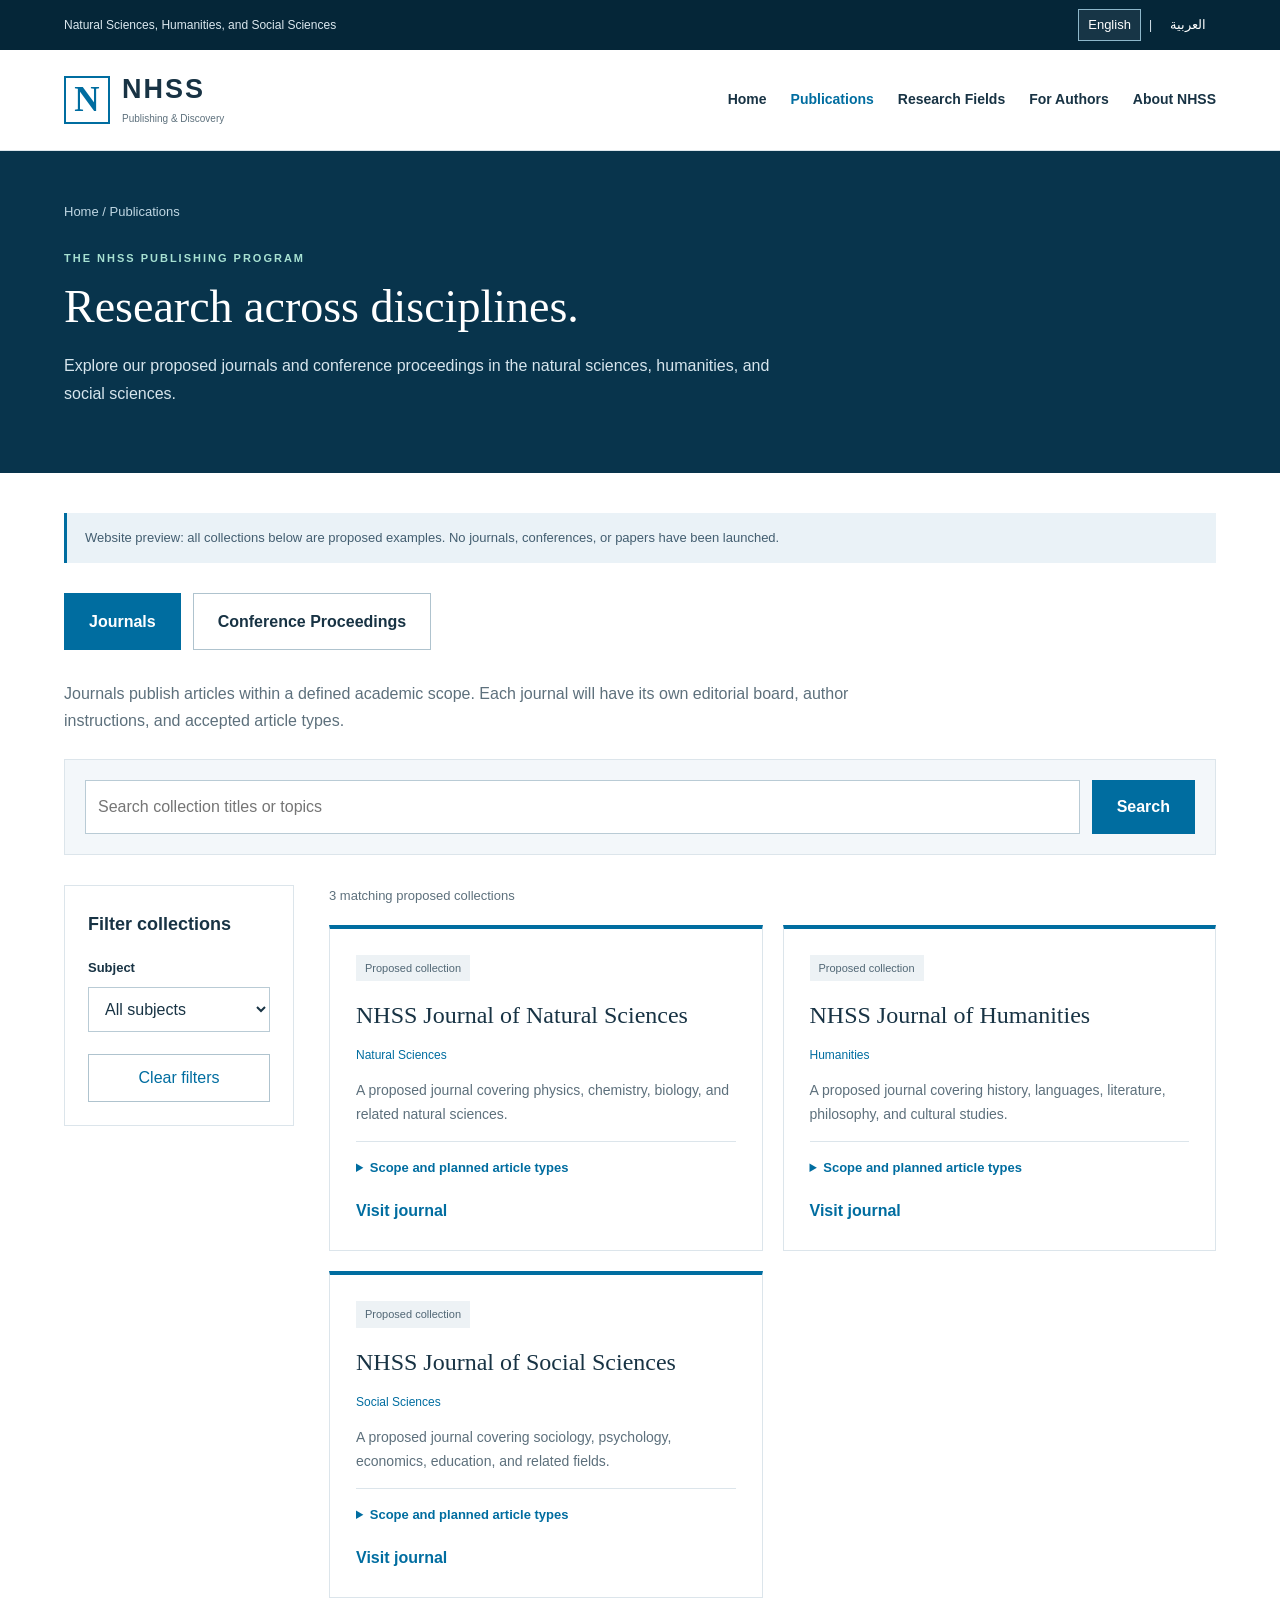
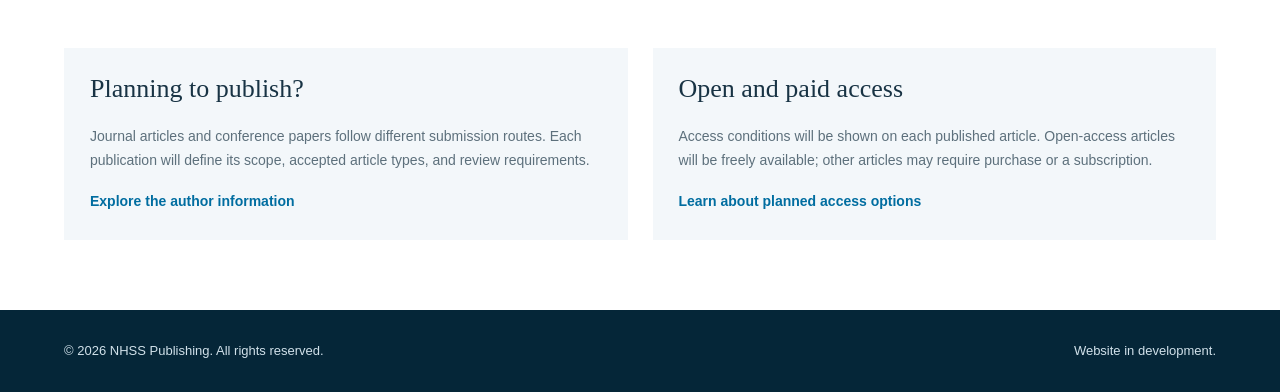
<file: publications.html>
<!DOCTYPE html>
<html lang="en" dir="ltr">
<head>
<meta charset="UTF-8">
<meta name="viewport" content="width=device-width, initial-scale=1">
<meta name="description" content="Explore journals and conference proceedings from NHSS Publishing.">
<title>Publications | NHSS Publishing</title>

<style>
:root {
  --navy: #08344c;
  --dark: #052638;
  --blue: #006da0;
  --ink: #183344;
  --muted: #5d707c;
  --line: #dce5eb;
  --light: #f3f7fa;
}

* { box-sizing: border-box; }

body {
  margin: 0;
  font-family: Arial, Tahoma, sans-serif;
  color: var(--ink);
  background: white;
  line-height: 1.7;
}

a { color: inherit; text-decoration: none; }
button, input, select { font: inherit; }
button { cursor: pointer; }

a:focus-visible,
button:focus-visible,
input:focus-visible,
select:focus-visible {
  outline: 3px solid #d79c28;
  outline-offset: 4px;
}

.container {
  width: min(1180px, 90%);
  margin-inline: auto;
}

.utility {
  background: var(--dark);
  color: #dbe8ef;
}

.utility-inner {
  display: flex;
  align-items: center;
  justify-content: space-between;
  gap: 15px;
  padding-block: 9px;
  font-size: 12px;
}

.languages {
  display: flex;
  align-items: center;
  gap: 8px;
}

.languages button {
  background: transparent;
  color: white;
  border: 1px solid transparent;
  padding: 4px 9px;
  font-size: 13px;
}

.languages button[aria-pressed="true"] {
  border-color: #8db7ca;
  background: #ffffff12;
}

header { border-bottom: 1px solid var(--line); }

.header-inner {
  display: flex;
  align-items: center;
  justify-content: space-between;
  gap: 25px;
  padding-block: 23px;
}

.brand {
  display: flex;
  align-items: center;
  gap: 12px;
}

.mark {
  display: grid;
  place-items: center;
  width: 46px;
  height: 48px;
  border: 2px solid var(--blue);
  color: var(--blue);
  font: bold 35px Georgia, serif;
}

.brand-name {
  display: block;
  font-size: 27px;
  font-weight: 800;
  letter-spacing: 2px;
  line-height: 1.2;
}

.brand small {
  display: block;
  color: var(--muted);
  font-size: 10px;
  margin-top: 5px;
}

nav {
  display: flex;
  flex-wrap: wrap;
  gap: 24px;
  font-size: 14px;
  font-weight: bold;
}

nav a:hover { color: var(--blue); }
nav a[aria-current="page"] { color: var(--blue); }

.page-heading {
  padding-block: 50px;
  background: var(--navy);
  color: white;
}

.breadcrumb {
  margin-bottom: 25px;
  color: #c0d7e3;
  font-size: 13px;
}

.breadcrumb a:hover { text-decoration: underline; }

.eyebrow {
  font-size: 11px;
  font-weight: bold;
  letter-spacing: 2px;
  text-transform: uppercase;
  color: #a7e1d2;
}

h1 {
  margin: 12px 0 18px;
  font: normal 46px/1.2 Georgia, serif;
}

.page-heading p {
  max-width: 730px;
  color: #d6e5ed;
}

main { padding-block: 40px 70px; }

.notice {
  padding: 14px 18px;
  background: #eaf2f7;
  border-inline-start: 3px solid var(--blue);
  color: #435e70;
  font-size: 13px;
}

.collection-switch {
  display: flex;
  flex-wrap: wrap;
  gap: 12px;
  margin-block: 30px;
}

.collection-button {
  padding: 14px 24px;
  border: 1px solid #afc3ce;
  color: var(--ink);
  background: white;
  font-weight: bold;
}

.collection-button[aria-pressed="true"] {
  color: white;
  background: var(--blue);
  border-color: var(--blue);
}

.collection-description {
  color: var(--muted);
  max-width: 850px;
  margin-bottom: 25px;
}

.search-form {
  display: flex;
  gap: 12px;
  padding: 20px;
  background: var(--light);
  border: 1px solid var(--line);
}

.search-form input {
  flex: 1;
  min-width: 0;
}

input, select {
  border: 1px solid #b9cbd5;
  border-radius: 0;
  padding: 12px;
  color: var(--ink);
  background: white;
}

.primary {
  padding: 12px 24px;
  border: 1px solid var(--blue);
  background: var(--blue);
  color: white;
  font-weight: bold;
}

.library-layout {
  display: grid;
  grid-template-columns: 230px 1fr;
  align-items: start;
  gap: 35px;
  margin-top: 30px;
}

.filters {
  padding: 23px;
  border: 1px solid var(--line);
}

.filters h2 {
  margin-top: 0;
  font-size: 18px;
}

.filters label {
  display: block;
  margin: 18px 0 8px;
  font-size: 13px;
  font-weight: bold;
}

.filters select { width: 100%; }

.reset {
  margin-top: 22px;
  padding: 9px 12px;
  border: 1px solid #afc3ce;
  background: white;
  color: var(--blue);
  width: 100%;
}

.result-count {
  margin: 0 0 18px;
  font-size: 13px;
  color: var(--muted);
}

.cards {
  display: grid;
  grid-template-columns: repeat(2, minmax(0, 1fr));
  gap: 20px;
}

.card {
  display: flex;
  flex-direction: column;
  padding: 26px;
  border: 1px solid var(--line);
  border-top: 4px solid var(--blue);
  background: white;
}

.badge {
  align-self: flex-start;
  padding: 4px 9px;
  background: #edf2f5;
  color: #516775;
  font-size: 11px;
}

.card h2 {
  margin: 18px 0 12px;
  font: normal 24px/1.4 Georgia, serif;
}

.card p {
  font-size: 14px;
  color: var(--muted);
}

.card .subject {
  font-size: 12px;
  color: var(--blue);
}

.card details {
  margin-top: auto;
  padding-top: 15px;
  border-top: 1px solid var(--line);
}

.card summary {
  color: var(--blue);
  font-weight: bold;
  font-size: 13px;
  cursor: pointer;
}

.empty {
  grid-column: 1 / -1;
  padding: 35px;
  border: 1px dashed #b9cbd5;
  color: var(--muted);
}

.guidance {
  display: grid;
  grid-template-columns: 1fr 1fr;
  gap: 25px;
  margin-top: 50px;
}

.guidance article {
  padding: 26px;
  background: var(--light);
}

.guidance h2 {
  font: normal 26px Georgia, serif;
  margin-top: 0;
}

.guidance p {
  color: var(--muted);
  font-size: 14px;
}

.guidance a {
  color: var(--blue);
  font-size: 14px;
  font-weight: bold;
}

footer {
  padding-block: 30px;
  background: var(--dark);
  color: #d1e1ea;
  font-size: 13px;
}

.footer-inner {
  display: flex;
  justify-content: space-between;
  flex-wrap: wrap;
  gap: 15px;
}

html[lang="ar"] body { line-height: 1.95; }

html[lang="ar"] h1,
html[lang="ar"] h2 {
  font-family: Tahoma, Arial, sans-serif;
  line-height: 1.5;
}

html[lang="ar"] .eyebrow { letter-spacing: normal; }

@media(max-width: 850px) {
  .header-inner { flex-wrap: wrap; }
  nav { width: 100%; gap: 18px; }
  .library-layout { grid-template-columns: 190px 1fr; gap: 20px; }
  .cards { grid-template-columns: 1fr; }
}

@media(max-width: 600px) {
  .utility-scope { display: none; }
  .utility-inner { justify-content: center; }
  h1 { font-size: 35px; }
  .page-heading { padding-block: 35px; }
  .search-form { flex-direction: column; }
  .library-layout { grid-template-columns: 1fr; }
  .guidance { grid-template-columns: 1fr; }
  .collection-button { flex: 1; padding: 12px; }
}

@media(prefers-reduced-motion: reduce) {
  * { scroll-behavior: auto !important; }
}
</style>
</head>

<body>
<div class="utility">
  <div class="container utility-inner">
    <span class="utility-scope" data-i18n="scope">
      Natural Sciences, Humanities, and Social Sciences
    </span>

    <div class="languages" role="group" aria-label="Language / اللغة">
      <button type="button" data-language="en"
              aria-pressed="true" lang="en">English</button>
      <span aria-hidden="true">|</span>
      <button type="button" data-language="ar"
              aria-pressed="false" lang="ar">العربية</button>
    </div>
  </div>
</div>

<header>
  <div class="container header-inner">
    <a class="brand" href="index.html">
      <span class="mark" aria-hidden="true">N</span>
      <span>
        <bdi class="brand-name">NHSS</bdi>
        <small data-i18n="brand">Publishing & Discovery</small>
      </span>
    </a>

    <nav id="main-navigation" aria-label="Main navigation">
      <a href="index.html" data-i18n="home">Home</a>
      <a href="publications.html" aria-current="page"
         data-i18n="publications">Publications</a>
      <a href="index.html#research-fields" data-i18n="fields">Research Fields</a>
      <a href="index.html#authors" data-i18n="authors">For Authors</a>
      <a href="index.html#about" data-i18n="about">About NHSS</a>
    </nav>
  </div>
</header>

<section class="page-heading">
  <div class="container">
    <div class="breadcrumb">
      <a href="index.html" data-i18n="home">Home</a>
      <span aria-hidden="true"> / </span>
      <span data-i18n="publications">Publications</span>
    </div>

    <div class="eyebrow" data-i18n="eyebrow">The NHSS publishing program</div>
    <h1 data-i18n="title">Research across disciplines.</h1>
    <p data-i18n="intro">
      Explore our proposed journals and conference proceedings in the
      natural sciences, humanities, and social sciences.
    </p>
  </div>
</section>

<main class="container">
  <div class="notice" data-i18n="notice">
    Website preview: all collections below are proposed examples.
    No journals, conferences, or papers have been launched.
  </div>

  <div class="collection-switch" role="group" aria-label="Collection / المجموعة">
    <button class="collection-button" type="button"
            data-collection="journals" aria-pressed="true"
            data-i18n="journals">Journals</button>

    <button class="collection-button" type="button"
            data-collection="conferences" aria-pressed="false"
            data-i18n="conferences">Conference Proceedings</button>
  </div>

  <p class="collection-description" id="collection-description"></p>

  <form class="search-form" id="search-form" role="search">
    <input type="search" id="search-input"
           placeholder="Search collection titles or topics"
           aria-label="Search collections">

    <button class="primary" type="submit" data-i18n="search">Search</button>
  </form>

  <div class="library-layout">
    <aside class="filters">
      <h2 data-i18n="filterTitle">Filter collections</h2>

      <label for="subject" data-i18n="subject">Subject</label>
      <select id="subject">
        <option value="all" data-i18n="allSubjects">All subjects</option>
        <option value="natural" data-i18n="natural">Natural Sciences</option>
        <option value="humanities" data-i18n="humanities">Humanities</option>
        <option value="social" data-i18n="social">Social Sciences</option>
        <option value="cross" data-i18n="cross">Interdisciplinary</option>
      </select>

      <button class="reset" type="button" id="reset"
              data-i18n="reset">Clear filters</button>
    </aside>

    <section aria-label="Collections" id="collection-results">
      <p class="result-count" id="result-count" aria-live="polite"></p>
      <div class="cards" id="cards"></div>
    </section>
  </div>

  <section class="guidance">
    <article>
      <h2 data-i18n="authorTitle">Planning to publish?</h2>
      <p data-i18n="authorText">
        Journal articles and conference papers follow different submission
        routes. Each publication will define its scope, accepted article
        types, and review requirements.
      </p>
      <a href="index.html#authors" data-i18n="authorLink">
        Explore the author information
      </a>
    </article>

    <article>
      <h2 data-i18n="accessTitle">Open and paid access</h2>
      <p data-i18n="accessText">
        Access conditions will be shown on each published article.
        Open-access articles will be freely available; other articles
        may require purchase or a subscription.
      </p>
      <a href="index.html#publications" data-i18n="accessLink">
        Learn about planned access options
      </a>
    </article>
  </section>
</main>

<footer>
  <div class="container footer-inner">
    <span>
      © <span id="year"></span>
      <bdi>NHSS</bdi>
      <span data-i18n="copyright">Publishing. All rights reserved.</span>
    </span>
    <span data-i18n="development">Website in development.</span>
  </div>
</footer>

<script>
const translations = {
  en: {
    scope: "Natural Sciences, Humanities, and Social Sciences",
    brand: "Publishing & Discovery",
    home: "Home",
    publications: "Publications",
    fields: "Research Fields",
    authors: "For Authors",
    about: "About NHSS",
    eyebrow: "The NHSS publishing program",
    title: "Research across disciplines.",
    intro: "Explore our proposed journals and conference proceedings in the natural sciences, humanities, and social sciences.",
    notice: "Website preview: all collections below are proposed examples. No journals, conferences, or papers have been launched.",
    journals: "Journals",
    conferences: "Conference Proceedings",
    journalDescription: "Journals publish articles within a defined academic scope. Each journal will have its own editorial board, author instructions, and accepted article types.",
    conferenceDescription: "Conference proceedings bring together papers associated with a specific scholarly event. Each event will have its own dates, submission requirements, and review process.",
    search: "Search",
    searchPlaceholder: "Search collection titles or topics",
    searchLabel: "Search collections",
    filterTitle: "Filter collections",
    subject: "Subject",
    allSubjects: "All subjects",
    natural: "Natural Sciences",
    humanities: "Humanities",
    social: "Social Sciences",
    cross: "Interdisciplinary",
    reset: "Clear filters",
    proposed: "Proposed collection",
    details: "Scope and planned article types",
    articleTypes: "Planned article types",
    journalStatus: "Editorial boards and submission requirements have not yet been established.",
    conferenceStatus: "No event date, venue, or call for papers has been announced.",
    empty: "No matching collections. Try another search or clear the filters.",
    count: "matching proposed collections",
    authorTitle: "Planning to publish?",
    authorText: "Journal articles and conference papers follow different submission routes. Each publication will define its scope, accepted article types, and review requirements.",
    authorLink: "Explore the author information",
    accessTitle: "Open and paid access",
    accessText: "Access conditions will be shown on each published article. Open-access articles will be freely available; other articles may require purchase or a subscription.",
    accessLink: "Learn about planned access options",
    copyright: "Publishing. All rights reserved.",
    development: "Website in development.",
    pageTitle: "Publications | NHSS Publishing",
    meta: "Explore journals and conference proceedings from NHSS Publishing.",
    navLabel: "Main navigation",
    resultsLabel: "Collections"
  },

  ar: {
    scope: "العلوم الطبيعية والإنسانية والاجتماعية",
    brand: "النشر العلمي والاكتشاف",
    home: "الرئيسية",
    publications: "المنشورات",
    fields: "المجالات البحثية",
    authors: "للمؤلفين",
    about: "عن NHSS",
    eyebrow: "برنامج NHSS للنشر العلمي",
    title: "بحوث تتجاوز حدود التخصصات.",
    intro: "استكشف المجلات ووقائع المؤتمرات المقترحة في العلوم الطبيعية والإنسانية والاجتماعية.",
    notice: "نسخة تجريبية للموقع: جميع المجموعات أدناه أمثلة مقترحة. لم تُطلق أي مجلات أو مؤتمرات أو أوراق بحثية بعد.",
    journals: "المجلات العلمية",
    conferences: "وقائع المؤتمرات",
    journalDescription: "تنشر المجلات مقالات ضمن نطاق أكاديمي محدد. وستكون لكل مجلة هيئة تحرير وإرشادات للمؤلفين وأنواع مقالات مقبولة خاصة بها.",
    conferenceDescription: "تجمع وقائع المؤتمرات الأوراق المرتبطة بفعالية علمية محددة. وستكون لكل فعالية مواعيد ومتطلبات تقديم وإجراءات تحكيم خاصة بها.",
    search: "بحث",
    searchPlaceholder: "ابحث في أسماء المجموعات أو موضوعاتها",
    searchLabel: "البحث في المجموعات",
    filterTitle: "تصفية المجموعات",
    subject: "المجال",
    allSubjects: "جميع المجالات",
    natural: "العلوم الطبيعية",
    humanities: "العلوم الإنسانية",
    social: "العلوم الاجتماعية",
    cross: "دراسات متعددة التخصصات",
    reset: "مسح عوامل التصفية",
    proposed: "مجموعة مقترحة",
    details: "النطاق وأنواع المقالات المخطط لها",
    articleTypes: "أنواع المقالات المخطط لها",
    journalStatus: "لم تُشكّل هيئات التحرير أو تُحدّد متطلبات التقديم بعد.",
    conferenceStatus: "لم يُعلن موعد الفعالية أو مكانها أو الدعوة لتقديم الأوراق.",
    empty: "لا توجد مجموعات مطابقة. جرّب بحثًا آخر أو امسح عوامل التصفية.",
    count: "مجموعات مقترحة مطابقة",
    authorTitle: "هل تخطط للنشر؟",
    authorText: "تختلف مسارات تقديم مقالات المجلات وأوراق المؤتمرات. وستحدد كل جهة نشر نطاقها وأنواع المقالات المقبولة ومتطلبات التحكيم.",
    authorLink: "اطّلع على معلومات المؤلفين",
    accessTitle: "الوصول المفتوح والمدفوع",
    accessText: "ستظهر شروط الوصول في صفحة كل مقالة منشورة. وستتاح مقالات الوصول المفتوح مجانًا، بينما قد تتطلب المقالات الأخرى الشراء أو الاشتراك.",
    accessLink: "تعرّف على خيارات الوصول المخطط لها",
    copyright: "للنشر العلمي. جميع الحقوق محفوظة.",
    development: "الموقع قيد التطوير.",
    pageTitle: "المنشورات | NHSS للنشر العلمي",
    meta: "استكشف المجلات العلمية ووقائع المؤتمرات لدى NHSS للنشر العلمي.",
    navLabel: "التنقل الرئيسي",
    resultsLabel: "المجموعات"
  }
};

const collections = [
  {
    kind: "journals",
    subject: "natural",
    en: {
      title: "NHSS Journal of Natural Sciences",
      description: "A proposed journal covering physics, chemistry, biology, and related natural sciences.",
      types: "Original Research Articles; Review Articles; Short Communications."
    },
    ar: {
      title: "مجلة NHSS للعلوم الطبيعية",
      description: "مجلة مقترحة تغطي الفيزياء والكيمياء والأحياء وما يرتبط بها من العلوم الطبيعية.",
      types: "البحوث الأصيلة؛ مقالات المراجعة العلمية؛ البحوث القصيرة."
    }
  },
  {
    kind: "journals",
    subject: "humanities",
    en: {
      title: "NHSS Journal of Humanities",
      description: "A proposed journal covering history, languages, literature, philosophy, and cultural studies.",
      types: "Original Research Articles; Review Articles; Book Reviews."
    },
    ar: {
      title: "مجلة NHSS للعلوم الإنسانية",
      description: "مجلة مقترحة تغطي التاريخ واللغات والآداب والفلسفة والدراسات الثقافية.",
      types: "البحوث الأصيلة؛ مقالات المراجعة العلمية؛ مراجعات الكتب."
    }
  },
  {
    kind: "journals",
    subject: "social",
    en: {
      title: "NHSS Journal of Social Sciences",
      description: "A proposed journal covering sociology, psychology, economics, education, and related fields.",
      types: "Original Research Articles; Review Articles; Case Studies."
    },
    ar: {
      title: "مجلة NHSS للعلوم الاجتماعية",
      description: "مجلة مقترحة تغطي علم الاجتماع وعلم النفس والاقتصاد والتربية والمجالات المرتبطة بها.",
      types: "البحوث الأصيلة؛ مقالات المراجعة العلمية؛ دراسات الحالة."
    }
  },
  {
    kind: "conferences",
    subject: "natural",
    en: {
      title: "Natural Sciences Conference Proceedings",
      description: "An example collection showing how papers from a future natural sciences conference could be organized.",
      types: "Full Conference Papers; Short Papers, subject to event policies."
    },
    ar: {
      title: "وقائع مؤتمر العلوم الطبيعية",
      description: "مجموعة توضيحية تبيّن كيفية تنظيم أوراق مؤتمر مستقبلي في العلوم الطبيعية.",
      types: "أوراق مؤتمر كاملة؛ أوراق قصيرة، وفق سياسات الفعالية."
    }
  },
  {
    kind: "conferences",
    subject: "humanities",
    en: {
      title: "Humanities Conference Proceedings",
      description: "An example collection for papers associated with a future humanities conference.",
      types: "Full Conference Papers; Short Papers, subject to event policies."
    },
    ar: {
      title: "وقائع مؤتمر العلوم الإنسانية",
      description: "مجموعة توضيحية للأوراق المرتبطة بمؤتمر مستقبلي في العلوم الإنسانية.",
      types: "أوراق مؤتمر كاملة؛ أوراق قصيرة، وفق سياسات الفعالية."
    }
  },
  {
    kind: "conferences",
    subject: "social",
    en: {
      title: "Social Sciences Conference Proceedings",
      description: "An example collection for papers associated with a future social sciences conference.",
      types: "Full Conference Papers; Short Papers, subject to event policies."
    },
    ar: {
      title: "وقائع مؤتمر العلوم الاجتماعية",
      description: "مجموعة توضيحية للأوراق المرتبطة بمؤتمر مستقبلي في العلوم الاجتماعية.",
      types: "أوراق مؤتمر كاملة؛ أوراق قصيرة، وفق سياسات الفعالية."
    }
  },
  {
    kind: "conferences",
    subject: "cross",
    en: {
      title: "Interdisciplinary Research Conference Proceedings",
      description: "An example collection connecting research across the natural sciences, humanities, and social sciences.",
      types: "Full Conference Papers; Short Papers, subject to event policies."
    },
    ar: {
      title: "وقائع مؤتمر البحوث متعددة التخصصات",
      description: "مجموعة توضيحية تربط البحوث في العلوم الطبيعية والإنسانية والاجتماعية.",
      types: "أوراق مؤتمر كاملة؛ أوراق قصيرة، وفق سياسات الفعالية."
    }
  }
];

let language = "en";
let collection = "journals";
let query = "";

const searchInput = document.querySelector("#search-input");
const subjectSelect = document.querySelector("#subject");

function normalize(value) {
  return value.toLowerCase()
    .normalize("NFKC")
    .replace(/[\u064B-\u065F\u0670\u0640]/g, "")
    .replace(/[أإآ]/g, "ا")
    .replace(/ى/g, "ي")
    .trim();
}

function createElement(tag, className, text) {
  const element = document.createElement(tag);
  if (className) element.className = className;
  if (text !== undefined) element.textContent = text;
  return element;
}

function renderCollections() {
  const t = translations[language];
  const subject = subjectSelect.value;
  const search = normalize(query);

  document.querySelector("#collection-description").textContent =
    collection === "journals"
      ? t.journalDescription
      : t.conferenceDescription;

  document.querySelectorAll("[data-collection]").forEach(function(button) {
    button.setAttribute(
      "aria-pressed",
      String(button.dataset.collection === collection)
    );
  });

  const matching = collections.filter(function(item) {
    const searchable = [
      item.en.title, item.en.description, item.en.types,
      item.ar.title, item.ar.description, item.ar.types,
      translations.en[item.subject], translations.ar[item.subject]
    ].join(" ");

    return item.kind === collection
      && (subject === "all" || item.subject === subject)
      && normalize(searchable).includes(search);
  });

  document.querySelector("#result-count").textContent =
    matching.length + " " + t.count;

  const cards = document.querySelector("#cards");
  cards.replaceChildren();

  if (!matching.length) {
    cards.append(createElement("div", "empty", t.empty));
    return;
  }

  matching.forEach(function(item) {
    const content = item[language];
    const card = createElement("article", "card");

    card.append(
      createElement("span", "badge", t.proposed),
      createElement("h2", "", content.title),
      createElement("div", "subject", t[item.subject]),
      createElement("p", "", content.description)
    );

    const details = document.createElement("details");
    details.append(
      createElement("summary", "", t.details),
      createElement("p", "", t.articleTypes + ": " + content.types),
      createElement(
        "p", "",
        item.kind === "journals" ? t.journalStatus : t.conferenceStatus
      )
    );

      card.append(details);

    const collectionLink = document.createElement("a");

const isJournal = item.kind === "journals";

collectionLink.href =
  (isJournal ? "journal.html" : "conference.html") +
  "?subject=" + encodeURIComponent(item.subject);

collectionLink.textContent =
  language === "ar"
    ? (isJournal ? "زيارة صفحة المجلة" : "زيارة صفحة الوقائع")
    : (isJournal ? "Visit journal" : "View proceedings collection");

collectionLink.style.cssText =
  "display:inline-block;margin-top:18px;color:var(--blue);font-weight:bold;";

card.append(collectionLink);

    cards.append(card);
  });
}
function setLanguage(value) {
  language = value === "ar" ? "ar" : "en";
  const t = translations[language];

  document.documentElement.lang = language;
  document.documentElement.dir = language === "ar" ? "rtl" : "ltr";
  document.title = t.pageTitle;
  document.querySelector('meta[name="description"]').content = t.meta;

  document.querySelectorAll("[data-i18n]").forEach(function(element) {
    element.textContent = t[element.dataset.i18n];
  });

  document.querySelectorAll("[data-language]").forEach(function(button) {
    button.setAttribute(
      "aria-pressed",
      String(button.dataset.language === language)
    );
  });

  searchInput.placeholder = t.searchPlaceholder;
  searchInput.setAttribute("aria-label", t.searchLabel);

  document.querySelector("#main-navigation")
    .setAttribute("aria-label", t.navLabel);

  document.querySelector("#collection-results")
    .setAttribute("aria-label", t.resultsLabel);

  try {
    localStorage.setItem("nhss-language", language);
  } catch (error) {
    // Switching still works when browser storage is unavailable.
  }

  renderCollections();
}

document.querySelectorAll("[data-language]").forEach(function(button) {
  button.addEventListener("click", function() {
    setLanguage(button.dataset.language);
  });
});

document.querySelectorAll("[data-collection]").forEach(function(button) {
  button.addEventListener("click", function() {
    collection = button.dataset.collection;
    renderCollections();
  });
});

document.querySelector("#search-form").addEventListener("submit", function(event) {
  event.preventDefault();
  query = searchInput.value;
  renderCollections();
});

subjectSelect.addEventListener("change", function() {
  query = searchInput.value;
  renderCollections();
});

document.querySelector("#reset").addEventListener("click", function() {
  query = "";
  searchInput.value = "";
  subjectSelect.value = "all";
  renderCollections();
});

document.querySelector("#year").textContent = new Date().getFullYear();

try {
  language = localStorage.getItem("nhss-language") || "en";
} catch (error) {
  language = "en";
}

setLanguage(language);
</script>
</body>
</html>
</file>
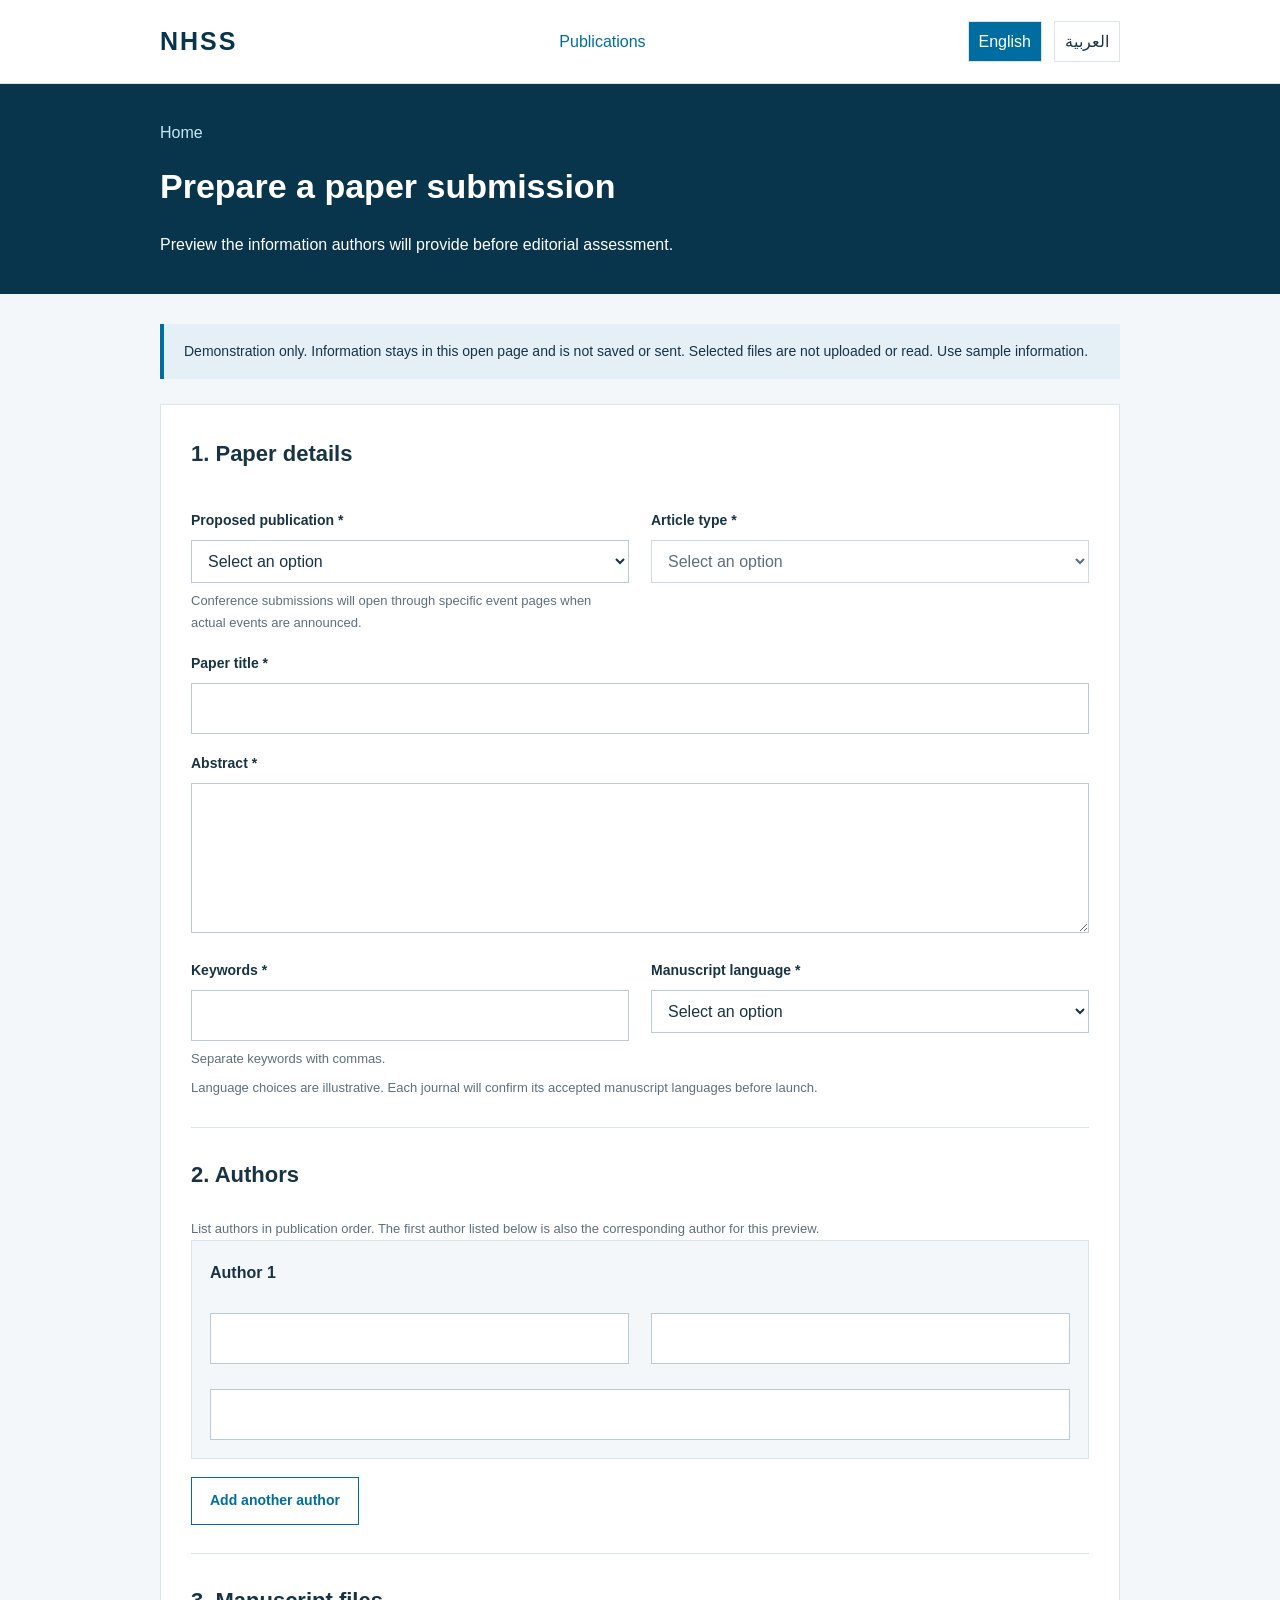
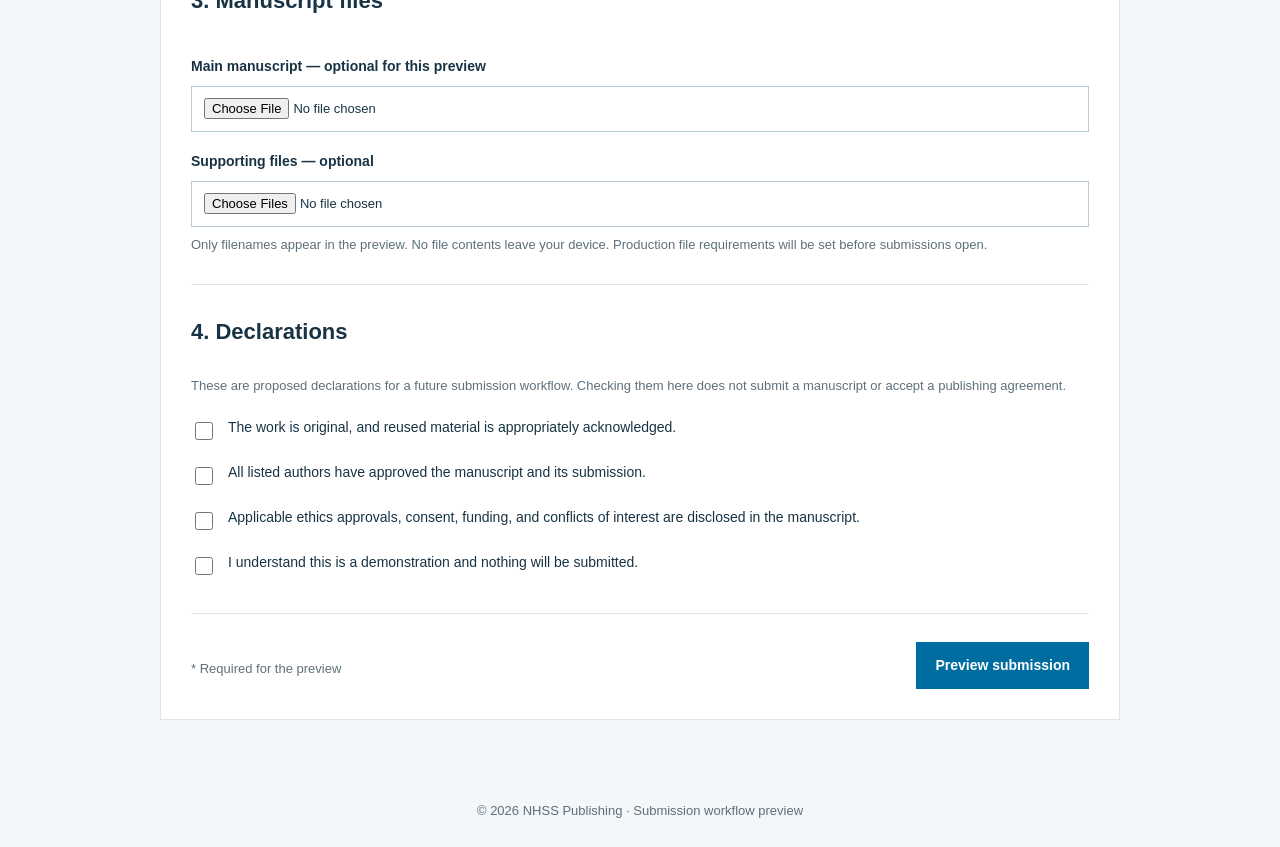
<file: submit.html>
<!DOCTYPE html>
<html lang="en" dir="ltr">
<head>
<meta charset="UTF-8">
<meta name="viewport" content="width=device-width, initial-scale=1">
<title>Submit a Paper | NHSS Publishing</title>

<style>
:root {
  --navy:#08344c;
  --blue:#006da0;
  --ink:#183344;
  --muted:#5d707c;
  --line:#dce5eb;
  --light:#f3f7fa;
}

* { box-sizing:border-box; }
[hidden] { display:none !important; }

body {
  margin:0;
  font:16px/1.7 Arial,Tahoma,sans-serif;
  color:var(--ink);
  background:var(--light);
}

a { color:var(--blue); text-decoration:none; }
button,input,select,textarea { font:inherit; }

a:focus-visible,
button:focus-visible,
input:focus-visible,
select:focus-visible,
textarea:focus-visible {
  outline:3px solid #d79c28;
  outline-offset:3px;
}

.container {
  width:min(960px,90%);
  margin-inline:auto;
}

header {
  padding-block:20px;
  background:white;
  border-bottom:1px solid var(--line);
}

.header-inner,.languages,.actions {
  display:flex;
  align-items:center;
  justify-content:space-between;
  flex-wrap:wrap;
  gap:12px;
}

.brand {
  color:var(--navy);
  font-size:25px;
  font-weight:bold;
  letter-spacing:2px;
}

.languages button {
  padding:6px 10px;
  border:1px solid var(--line);
  color:var(--ink);
  background:white;
  cursor:pointer;
}

.languages button[aria-pressed="true"] {
  color:white;
  background:var(--blue);
}

.hero {
  padding-block:35px;
  color:white;
  background:var(--navy);
}

h1 { margin:12px 0; font-size:34px; }
.hero a { color:#c5e9f4; }
.hero p { max-width:740px; margin-bottom:0; }

main { padding-block:30px 55px; }

.notice {
  padding:16px 20px;
  margin-bottom:25px;
  border-inline-start:4px solid var(--blue);
  background:#e4eff6;
  font-size:14px;
}

form,.preview {
  padding:30px;
  background:white;
  border:1px solid var(--line);
}

fieldset {
  padding:0 0 28px;
  margin:0 0 28px;
  border:0;
  border-bottom:1px solid var(--line);
  min-width:0;
}

legend {
  padding:0;
  margin-bottom:18px;
  font-size:22px;
  font-weight:bold;
}

label {
  display:block;
  margin:18px 0 7px;
  font-size:14px;
  font-weight:bold;
}

input:not([type="checkbox"]),select,textarea {
  width:100%;
  padding:11px 12px;
  border:1px solid #b8cbd6;
  background:white;
  color:var(--ink);
  border-radius:0;
}

textarea { min-height:150px; resize:vertical; }

input[type="file"] { font-size:13px; }

.grid {
  display:grid;
  grid-template-columns:1fr 1fr;
  gap:0 22px;
}

.hint {
  margin:7px 0 0;
  color:var(--muted);
  font-size:13px;
}

.author-row {
  margin-bottom:18px;
  padding:18px;
  background:var(--light);
  border:1px solid var(--line);
}

.author-row h3 { margin:0 0 8px; font-size:16px; }

button.primary,button.secondary {
  padding:11px 18px;
  border:1px solid var(--blue);
  font-weight:bold;
  font-size:14px;
  cursor:pointer;
}

button.primary { background:var(--blue); color:white; }
button.secondary { background:white; color:var(--blue); }

.remove-author {
  margin-top:15px;
  padding:5px 10px;
  border:1px solid #b8cbd6;
  background:white;
  color:#8a3030;
  cursor:pointer;
}

.check {
  display:flex;
  align-items:flex-start;
  gap:12px;
  font-weight:normal;
}

.check input {
  margin-top:6px;
  width:18px;
  height:18px;
  flex-shrink:0;
}

.preview { margin-top:28px; scroll-margin-top:20px; }
.preview h2 { margin-top:0; }
.preview h3 { margin-bottom:8px; }

.preview dd {
  margin:4px 0 18px;
  overflow-wrap:anywhere;
  white-space:pre-wrap;
}

.preview dt { font-weight:bold; font-size:14px; }

footer {
  padding-block:25px;
  color:var(--muted);
  font-size:13px;
  text-align:center;
}

html[lang="ar"] body { line-height:1.95; }

@media(max-width:600px) {
  .grid { grid-template-columns:1fr; }
  form,.preview { padding:20px; }
  h1 { font-size:28px; }
}
</style>
</head>

<body>
<header>
  <div class="container header-inner">
    <a class="brand" href="index.html"><bdi>NHSS</bdi></a>

    <a href="publications.html" data-i18n="publications">Publications</a>

    <div class="languages" role="group" aria-label="Language / اللغة">
      <button type="button" data-language="en"
              aria-pressed="true" lang="en">English</button>
      <button type="button" data-language="ar"
              aria-pressed="false" lang="ar">العربية</button>
    </div>
  </div>
</header>

<section class="hero">
  <div class="container">
    <a href="index.html" data-i18n="home">Home</a>
    <h1 data-i18n="title">Prepare a paper submission</h1>
    <p data-i18n="intro">
      Preview the information authors will provide before editorial assessment.
    </p>
  </div>
</section>

<main class="container">
  <div class="notice" data-i18n="notice">
    Demonstration only. Information stays in this open page and is not saved
    or sent. Selected files are not uploaded or read. Use sample information.
  </div>

  <noscript>
    <p>JavaScript is required. / يجب تفعيل جافاسكريبت.</p>
  </noscript>

  <form id="submission-form">
    <fieldset>
      <legend data-i18n="paperDetails">1. Paper details</legend>

      <div class="grid">
        <div>
          <label for="venue" data-i18n="venue">Proposed publication *</label>
          <select id="venue" required>
            <option value="" data-i18n="choose">Select an option</option>
            <option value="natural" data-i18n="natural">
              NHSS Journal of Natural Sciences
            </option>
            <option value="humanities" data-i18n="humanities">
              NHSS Journal of Humanities
            </option>
            <option value="social" data-i18n="social">
              NHSS Journal of Social Sciences
            </option>
          </select>

          <p class="hint" data-i18n="conferenceNote">
            Conference submissions will open through specific event pages
            when actual events are announced.
          </p>
        </div>

        <div>
          <label for="article-type" data-i18n="articleType">Article type *</label>
          <select id="article-type" required>
            <option value="" data-i18n="choose">Select an option</option>
          </select>
        </div>
      </div>

      <label for="paper-title" data-i18n="paperTitle">Paper title *</label>
      <input id="paper-title" required maxlength="400" dir="auto">

      <label for="abstract" data-i18n="abstract">Abstract *</label>
      <textarea id="abstract" required maxlength="10000" dir="auto"></textarea>

      <div class="grid">
        <div>
          <label for="keywords" data-i18n="keywords">Keywords *</label>
          <input id="keywords" required maxlength="500" dir="auto">
          <p class="hint" data-i18n="keywordsHint">Separate keywords with commas.</p>
        </div>

        <div>
          <label for="manuscript-language" data-i18n="manuscriptLanguage">
            Manuscript language *
          </label>
          <select id="manuscript-language" required>
            <option value="" data-i18n="choose">Select an option</option>
            <option value="en" data-i18n="english">English</option>
            <option value="ar" data-i18n="arabic">Arabic</option>
          </select>
        </div>
      </div>

      <p class="hint" data-i18n="languageNote">
        Language choices are illustrative. Each journal will confirm its
        accepted manuscript languages before launch.
      </p>
    </fieldset>

    <fieldset>
      <legend data-i18n="authors">2. Authors</legend>

      <p class="hint" data-i18n="authorsHint">
        List authors in publication order. The first author listed below
        is also the corresponding author for this preview.
      </p>

      <div id="author-list"></div>

      <button type="button" class="secondary" id="add-author"
              data-i18n="addAuthor">Add another author</button>
    </fieldset>

    <fieldset>
      <legend data-i18n="files">3. Manuscript files</legend>

      <label for="manuscript" data-i18n="manuscript">
        Main manuscript — optional for this preview
      </label>
      <input id="manuscript" type="file" accept=".pdf,.doc,.docx">

      <label for="supporting-files" data-i18n="supporting">
        Supporting files — optional
      </label>
      <input id="supporting-files" type="file" multiple>

      <p class="hint" data-i18n="filesHint">
        Only filenames appear in the preview. No file contents leave your device.
        Production file requirements will be set before submissions open.
      </p>
    </fieldset>

    <fieldset>
      <legend data-i18n="declarations">4. Declarations</legend>

      <p class="hint" data-i18n="declarationsHint">
        These are proposed declarations for a future submission workflow.
        Checking them here does not submit a manuscript or accept a publishing agreement.
      </p>

      <label class="check">
        <input type="checkbox" required>
        <span data-i18n="original">
          The work is original, and reused material is appropriately acknowledged.
        </span>
      </label>

      <label class="check">
        <input type="checkbox" required>
        <span data-i18n="consent">
          All listed authors have approved the manuscript and its submission.
        </span>
      </label>

      <label class="check">
        <input type="checkbox" required>
        <span data-i18n="ethics">
          Applicable ethics approvals, consent, funding, and conflicts of
          interest are disclosed in the manuscript.
        </span>
      </label>

      <label class="check">
        <input type="checkbox" required>
        <span data-i18n="previewConfirm">
          I understand this is a demonstration and nothing will be submitted.
        </span>
      </label>
    </fieldset>

    <div class="actions">
      <span class="hint" data-i18n="required">* Required for the preview</span>
      <button class="primary" type="submit" data-i18n="previewButton">
        Preview submission
      </button>
    </div>
  </form>

  <section class="preview" id="preview" hidden
           aria-labelledby="preview-heading">
    <h2 id="preview-heading" tabindex="-1" data-i18n="previewTitle">
      Submission preview
    </h2>

    <div class="notice" data-i18n="notSubmitted">
      Not submitted. No submission number has been created, no reviewer
      has been contacted, and no information has been saved.
    </div>

    <dl id="preview-details"></dl>
  </section>
</main>

<footer>
  <span>© <span id="year"></span> <bdi>NHSS</bdi></span>
  <span data-i18n="footer">Publishing · Submission workflow preview</span>
</footer>

<script>
const english = {};

document.querySelectorAll("[data-i18n]").forEach(function(element) {
  english[element.dataset.i18n] = element.textContent.trim();
});

Object.assign(english, {
  authorNumber: "Author",
  name: "Full name *",
  email: "Corresponding author email *",
  affiliation: "Affiliation or independent researcher status *",
  affiliationHint: "University, company, institute, or “Independent researcher”.",
  remove: "Remove author",
  research: "Original Research Article",
  review: "Review Article",
  short: "Short Communication",
  book: "Book Review",
  caseStudy: "Case Study",
  none: "No file selected",
  submittedAuthors: "Authors in order",
  contact: "Corresponding author",
  selectedFiles: "Selected filenames",
  valid: "Preview completed. Nothing was submitted."
});

const arabic = {
  publications: "المنشورات",
  home: "الرئيسية",
  title: "إعداد طلب تقديم ورقة بحثية",
  intro: "عاين المعلومات التي سيقدمها المؤلفون قبل التقييم التحريري.",
  notice:
    "عرض تجريبي فقط. تبقى المعلومات في الصفحة المفتوحة ولا تُحفظ أو تُرسل. لا تُرفع الملفات المختارة ولا تُقرأ. استخدم بيانات تجريبية.",
  paperDetails: "1. بيانات الورقة",
  venue: "جهة النشر المقترحة *",
  choose: "اختر من القائمة",
  natural: "مجلة NHSS للعلوم الطبيعية",
  humanities: "مجلة NHSS للعلوم الإنسانية",
  social: "مجلة NHSS للعلوم الاجتماعية",
  conferenceNote:
    "سيُتاح تقديم أوراق المؤتمرات عبر صفحات فعاليات محددة عند الإعلان عن مؤتمرات فعلية.",
  articleType: "نوع المقالة *",
  paperTitle: "عنوان الورقة *",
  abstract: "الملخص *",
  keywords: "الكلمات المفتاحية *",
  keywordsHint: "افصل بين الكلمات المفتاحية بفواصل.",
  manuscriptLanguage: "لغة المخطوطة *",
  english: "الإنجليزية",
  arabic: "العربية",
  languageNote:
    "خيارات اللغة توضيحية. ستحدد كل مجلة لغات المخطوطات المقبولة قبل الإطلاق.",
  authors: "2. المؤلفون",
  authorsHint:
    "أدرج المؤلفين بترتيب النشر. يُعد المؤلف الأول أدناه المؤلف المراسل أيضًا في هذه المعاينة.",
  addAuthor: "إضافة مؤلف",
  files: "3. ملفات المخطوطة",
  manuscript: "المخطوطة الرئيسية — اختيارية في هذه المعاينة",
  supporting: "الملفات الداعمة — اختيارية",
  filesHint:
    "تظهر أسماء الملفات فقط في المعاينة. لا تغادر محتويات الملفات جهازك. ستحدد متطلبات الملفات الفعلية قبل فتح التقديم.",
  declarations: "4. الإقرارات",
  declarationsHint:
    "هذه إقرارات مقترحة لمسار تقديم مستقبلي. تحديدها هنا لا يرسل مخطوطة ولا يعني قبول اتفاقية نشر.",
  original:
    "العمل أصيل، وقد وُثقت المواد المعاد استخدامها بصورة مناسبة.",
  consent:
    "وافق جميع المؤلفين المدرجين على المخطوطة وتقديمها.",
  ethics:
    "تتضمن المخطوطة الإفصاحات اللازمة عن موافقات الأخلاقيات والموافقة المستنيرة والتمويل وتضارب المصالح عند انطباقها.",
  previewConfirm:
    "أفهم أن هذه نسخة تجريبية ولن يُرسل أي طلب.",
  required: "* مطلوب للمعاينة",
  previewButton: "معاينة طلب التقديم",
  previewTitle: "معاينة طلب التقديم",
  notSubmitted:
    "لم يُرسل الطلب. لم يُنشأ رقم تقديم، ولم يُتواصل مع أي محكّم، ولم تُحفظ المعلومات.",
  footer: "للنشر العلمي · معاينة مسار التقديم",
  authorNumber: "المؤلف",
  name: "الاسم الكامل *",
  email: "البريد الإلكتروني للمؤلف المراسل *",
  affiliation: "الانتماء المؤسسي أو صفة باحث مستقل *",
  affiliationHint: "جامعة أو شركة أو معهد أو «باحث مستقل».",
  remove: "إزالة المؤلف",
  research: "بحث أصيل",
  review: "مقالة مراجعة علمية",
  short: "بحث قصير",
  book: "مراجعة كتاب",
  caseStudy: "دراسة حالة",
  none: "لم يُحدّد ملف",
  submittedAuthors: "المؤلفون بالترتيب",
  contact: "المؤلف المراسل",
  selectedFiles: "أسماء الملفات المختارة",
  valid: "اكتملت المعاينة. لم يُرسل أي طلب."
};

const typeOptions = {
  natural: ["research", "review", "short"],
  humanities: ["research", "review", "book"],
  social: ["research", "review", "caseStudy"]
};

let language = "en";
let authorCounter = 0;

const form = document.querySelector("#submission-form");
const authorList = document.querySelector("#author-list");
const venue = document.querySelector("#venue");
const typeSelect = document.querySelector("#article-type");
const preview = document.querySelector("#preview");

function dictionary() {
  return language === "ar" ? arabic : english;
}

function element(tag, text, className) {
  const item = document.createElement(tag);
  if (text !== undefined) item.textContent = text;
  if (className) item.className = className;
  return item;
}

function authorField(row, key, type, required) {
  const wrapper = element("div");
  const id = row.id + "-" + key;
  const label = element("label");
  label.htmlFor = id;
  label.dataset.authorLabel = key;

  const input = element("input");
  input.id = id;
  input.type = type;
  input.required = required;
  input.dataset.authorField = key;
  input.maxLength = key === "affiliation" ? 500 : 250;
  input.dir = key === "email" ? "ltr" : "auto";

  wrapper.append(label, input);

  if (key === "affiliation") {
    const hint = element("p", "", "hint");
    hint.dataset.authorHint = "";
    wrapper.append(hint);
  }

  return wrapper;
}

function addAuthor() {
  authorCounter++;

  const row = element("section", undefined, "author-row");
  row.id = "author-" + authorCounter;
  row.append(element("h3"));

  const grid = element("div", undefined, "grid");

  grid.append(
    authorField(row, "name", "text", true),
    authorField(row, "affiliation", "text", true)
  );

  row.append(grid);

  if (!authorList.children.length) {
    row.append(authorField(row, "email", "email", true));
  } else {
    const remove = element("button", "", "remove-author");
    remove.type = "button";

    remove.addEventListener("click", function() {
      row.remove();
      preview.hidden = true;
      translateAuthors();
    });

    row.append(remove);
  }

  authorList.append(row);
  preview.hidden = true;
  translateAuthors();
}

function translateAuthors() {
  const t = dictionary();

  authorList.querySelectorAll(".author-row").forEach(function(row, index) {
    row.querySelector("h3").textContent = t.authorNumber + " " + (index + 1);

    row.querySelectorAll("[data-authorLabel]").forEach(function(label) {
      label.textContent = t[label.dataset.authorLabel];
    });

    row.querySelectorAll("[data-authorHint]").forEach(function(hint) {
      hint.textContent = t.affiliationHint;
    });

    const remove = row.querySelector(".remove-author");
    if (remove) remove.textContent = t.remove;
  });
}

function updateArticleTypes() {
  const t = dictionary();
  const previous = typeSelect.value;

  typeSelect.replaceChildren();

  const placeholder = element("option", t.choose);
  placeholder.value = "";
  typeSelect.append(placeholder);

  (typeOptions[venue.value] || []).forEach(function(key) {
    const option = element("option", t[key]);
    option.value = key;
    typeSelect.append(option);
  });

  if ((typeOptions[venue.value] || []).includes(previous)) {
    typeSelect.value = previous;
  }

  typeSelect.disabled = !venue.value;
}

function addPreviewField(label, value) {
  document.querySelector("#preview-details").append(
    element("dt", label),
    element("dd", value)
  );
}

function renderPreview() {
  const t = dictionary();
  document.querySelector("#preview-details").replaceChildren();

  addPreviewField(t.venue, venue.selectedOptions[0].textContent);
  addPreviewField(t.articleType, typeSelect.selectedOptions[0].textContent);
  addPreviewField(t.paperTitle, document.querySelector("#paper-title").value);
  addPreviewField(t.abstract, document.querySelector("#abstract").value);
  addPreviewField(t.keywords, document.querySelector("#keywords").value);

  const manuscriptLanguage = document.querySelector("#manuscript-language");
  addPreviewField(
    t.manuscriptLanguage,
    manuscriptLanguage.selectedOptions[0].textContent
  );

  const authors = Array.from(authorList.children).map(function(row, index) {
    const name = row.querySelector('[data-author-field="name"]').value;
    const affiliation =
      row.querySelector('[data-author-field="affiliation"]').value;

    return (index + 1) + ". " + name + " — " + affiliation;
  });

  addPreviewField(t.submittedAuthors, authors.join("\n"));

  addPreviewField(
    t.contact,
    authorList.querySelector('[data-author-field="email"]').value
  );

  const files = [
    ...document.querySelector("#manuscript").files,
    ...document.querySelector("#supporting-files").files
  ];

  addPreviewField(
    t.selectedFiles,
    files.length ? files.map(function(file) {
      return file.name;
    }).join("\n") : t.none
  );
}

function setLanguage(value) {
  language = value === "ar" ? "ar" : "en";
  const t = dictionary();

  document.documentElement.lang = language;
  document.documentElement.dir = language === "ar" ? "rtl" : "ltr";

  document.querySelectorAll("[data-i18n]").forEach(function(item) {
    item.textContent = t[item.dataset.i18n];
  });

  document.querySelectorAll("[data-language]").forEach(function(button) {
    button.setAttribute(
      "aria-pressed",
      String(button.dataset.language === language)
    );
  });

  document.title = language === "ar"
    ? "تقديم ورقة بحثية | NHSS للنشر العلمي"
    : "Submit a Paper | NHSS Publishing";

  updateArticleTypes();
  translateAuthors();

  if (!preview.hidden) renderPreview();

  try {
    localStorage.setItem("nhss-language", language);
  } catch (error) {
    // Form data is never stored.
  }
}

venue.addEventListener("change", function() {
  typeSelect.value = "";
  updateArticleTypes();
});

document.querySelector("#add-author").addEventListener("click", addAuthor);

form.addEventListener("input", function() {
  preview.hidden = true;
});

form.addEventListener("change", function() {
  preview.hidden = true;
});

form.addEventListener("submit", function(event) {
  event.preventDefault();

  renderPreview();
  preview.hidden = false;
  document.querySelector("#preview-heading").focus();
});

document.querySelectorAll("[data-language]").forEach(function(button) {
  button.addEventListener("click", function() {
    setLanguage(button.dataset.language);
  });
});

document.querySelector("#year").textContent = new Date().getFullYear();

try {
  language = localStorage.getItem("nhss-language") || "en";
} catch (error) {
  language = "en";
}

addAuthor();
setLanguage(language);
</script>
</body>
</html>
</file>
<file: styles.css>
/* Homepage research search */

.paper-search {
  max-width: 650px;
  margin-block: 24px 28px;
}

.paper-search label {
  display: block;
  margin-bottom: 10px;
  color: white;
  font-size: 15px;
  font-weight: bold;
}

.paper-search-row {
  display: flex;
  padding: 5px;
  background: white;
  border: 1px solid #c3d7e1;
}

.paper-search-row input {
  flex: 1;
  min-width: 0;
  width: 100%;
  padding: 14px 12px;
  border: 0;
  border-radius: 0;
  color: var(--ink, #183344);
  background: white;
  font: inherit;
  font-size: 14px;
}

.paper-search-row button {
  padding: 12px 23px;
  border: 0;
  color: white;
  background: var(--blue, #006da0);
  font: inherit;
  font-size: 14px;
  font-weight: bold;
  cursor: pointer;
}

.paper-search-row button:hover {
  background: #005781;
}

.paper-search-hint {
  margin: 10px 0 0;
  color: #c4dbe6;
  font-size: 12px;
}

.paper-search-results {
  max-width: 650px;
  margin-bottom: 25px;
  padding: 20px;
  background: white;
  color: var(--ink, #183344);
}

.paper-search-results[hidden] {
  display: none !important;
}

.paper-search-results h2 {
  margin: 0 0 10px;
  font-size: 24px;
}

#paper-results-status {
  margin-bottom: 12px;
  color: var(--muted, #5d707c);
  font-size: 13px;
}

.paper-result {
  display: block;
  padding: 14px 0;
  border-top: 1px solid var(--line, #dce5eb);
}

.paper-result strong {
  display: block;
  color: var(--blue, #006da0);
  font-size: 15px;
}

.paper-result:hover strong {
  text-decoration: underline;
}

.paper-result small {
  display: block;
  margin-top: 5px;
  color: var(--muted, #5d707c);
  font-size: 12px;
}

@media (max-width: 600px) {
  .paper-search-row {
    flex-direction: column;
    gap: 5px;
  }
  /* Top-bar account links */

.utility {
  background: #000;
}

.utility-inner {
  flex-wrap: wrap;
}

.account-links {
  display: flex;
  align-items: center;
  flex-wrap: wrap;
  gap: 12px;
  margin-inline-start: auto;
  font-size: 13px;
}

.account-links a {
  color: #fff;
}

.account-links a:hover {
  text-decoration: underline;
}

@media (max-width: 700px) {
  .account-links {
    margin-inline-start: 0;
    justify-content: center;
  }
}

  .paper-search-row button {
    width: 100%;
  }
}
</file>
